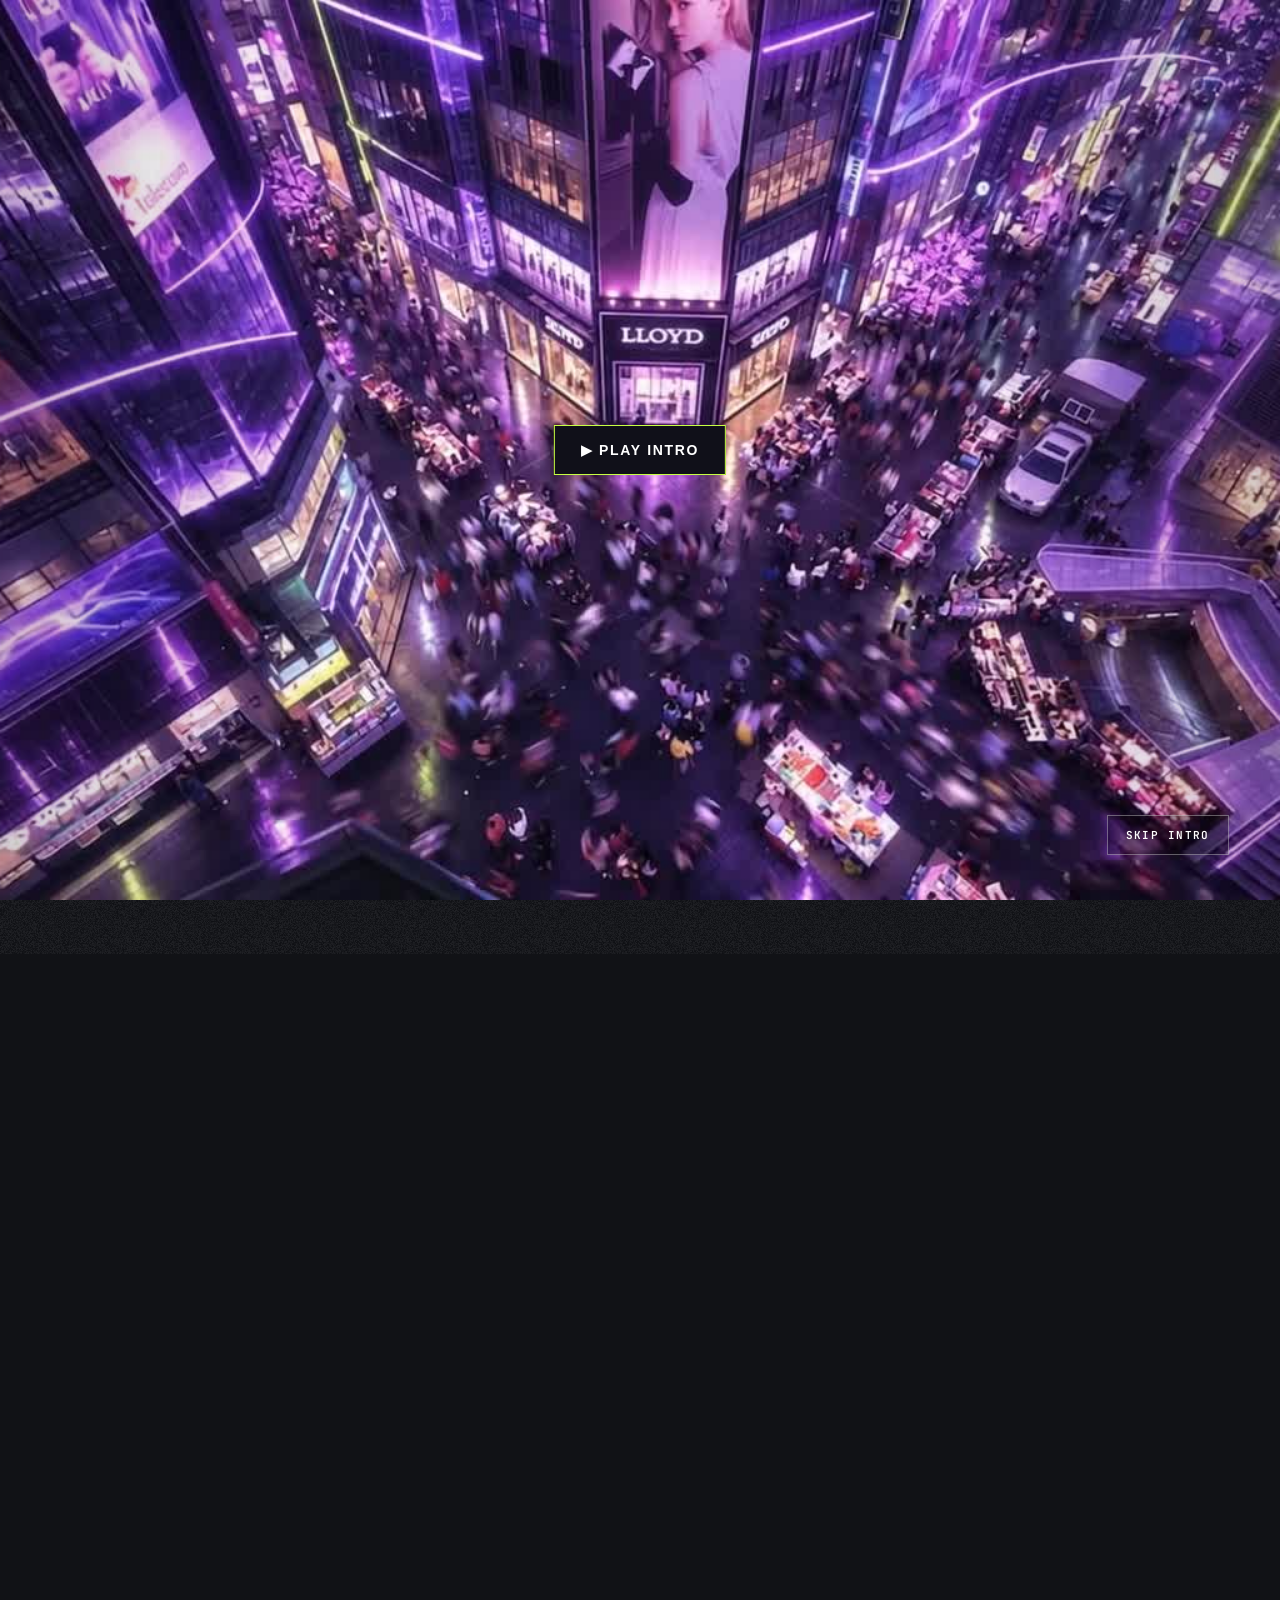
<file: index.html>
<!doctype html><html><head><meta charset=utf8><meta name=viewport content="width=device-width,initial-scale=1,viewport-fit=cover"><style>:root{color-scheme:light;box-sizing:border-box;padding-top:env(safe-area-inset-top,0px);padding-bottom:env(safe-area-inset-bottom,0px)}html{scroll-padding-top:env(safe-area-inset-top,0px)}body{margin:0;padding:0;font:14px -apple-system,BlinkMacSystemFont,sans-serif;background:#fff;color:#000}img{max-width:100%}[hidden]:not([hidden=until-found i]){display:none!important}</style><style id="cinematic-fixed-style">
#cinematicOverlay{position:fixed;inset:0;z-index:150;background:#050409;overflow:hidden;opacity:1;visibility:visible;transition:opacity 1.6s cubic-bezier(.22,.61,.36,1),visibility 0s 1.6s;isolation:isolate}
#cinematicOverlay.finished{opacity:0;visibility:hidden;pointer-events:none}
#cinematicOverlay video{position:absolute;inset:0;width:100%;height:100%;object-fit:cover;background:#050409}
#cinematicOverlay #cinemaB{opacity:0;transition:opacity .5s ease}
#cinematicOverlay .cinemaTint{position:absolute;inset:0;background:linear-gradient(90deg,rgba(0,0,0,.18),transparent 25%,transparent 75%,rgba(0,0,0,.18));pointer-events:none}
#cinematicOverlay .cinemaTitle{position:absolute;inset:0;display:grid;place-items:center;background:#080710;opacity:0;transition:opacity .75s ease;pointer-events:none}
#cinematicOverlay .cinemaTitle.show{opacity:1}
#cinematicOverlay .cinemaTitle h2{font-family:var(--f-display),sans-serif;font-size:clamp(36px,8.6vw,155px);font-weight:900;letter-spacing:-.07em;line-height:1;margin:0;white-space:nowrap;color:#fff;text-shadow:0 0 14px rgba(255,255,255,.2),0 0 40px rgba(173,152,239,.09);transform:translateY(25px) scale(.96);transition:transform 1.2s cubic-bezier(.2,.7,.2,1)}
#cinematicOverlay .cinemaTitle.show h2{transform:translateY(0) scale(1)}
#cinematicOverlay .cinemaSkip{position:absolute;right:4vw;bottom:5vh;z-index:3;background:rgba(0,0,0,.3);border:1px solid rgba(255,255,255,.35);color:white;font:600 11px var(--f-mono),monospace;letter-spacing:.13em;padding:12px 18px;cursor:pointer}
#cinematicOverlay .cinemaSkip:hover{border-color:var(--lime);color:var(--lime)}
body.cinemaLocked{overflow:hidden!important}
body.cinemaLocked #app,body.cinemaLocked main{visibility:hidden!important}
#cinematicOverlay video{transform:translateZ(0);backface-visibility:hidden}
@media(max-width:700px){#cinematicOverlay .cinemaTitle h2{font-size:9vw}}
@media(prefers-reduced-motion:reduce){#cinematicOverlay,#cinematicOverlay .cinemaTitle{transition-duration:.15s}}
</style><style id="xp-integration-style">
#play-experience{position:relative;min-height:110vh;background:#07060c;overflow:hidden;padding:clamp(85px,10vh,140px) 0 70px;color:#fff}
#play-experience .xp-heading{position:relative;z-index:1;margin-bottom:35px}
#play-experience .xp-heading>.mono{font-size:11px;letter-spacing:.18em;color:#c8ff54}
#play-experience .xp-heading-line{display:flex;align-items:end;justify-content:space-between;gap:28px;margin-top:22px}
#play-experience h2{font-family:var(--f-display),Arial,sans-serif;font-size:clamp(45px,8vw,140px);line-height:.86;letter-spacing:-.06em;font-weight:900;margin:0}
#play-experience h2 em{font-style:normal;color:#a98fff}
#play-experience .xp-heading-line p{font-size:clamp(12px,1.2vw,16px);line-height:1.9;color:#c5c0d1}
#play-experience .xp-stage{position:relative;height:clamp(430px,66vh,780px);margin:0 clamp(18px,4vw,70px);overflow:hidden;border:1px solid rgba(192,170,255,.24);background:#120f24}
#play-experience .xp-stage>img{position:absolute;width:100%;height:100%;object-fit:cover;transition:transform 1.3s cubic-bezier(.2,.8,.2,1),filter .7s;filter:saturate(.86) brightness(.72)}
#play-experience .xp-stage:hover>img{transform:scale(1.045);filter:saturate(1.03) brightness(.86)}
#play-experience .xp-scrim{position:absolute;inset:0;background:linear-gradient(90deg,rgba(3,3,12,.77) 0%,rgba(5,4,17,.28) 72%),linear-gradient(0deg,rgba(2,2,9,.8),transparent 50%)}
#play-experience .xp-over{position:absolute;inset:0;padding:clamp(24px,5vw,75px);display:flex;flex-direction:column;justify-content:center;align-items:flex-start}
#play-experience .xp-tag{color:#c7ff55;letter-spacing:.15em;font-size:10px}
#play-experience h3{font-family:var(--f-display),Arial,sans-serif;font-size:clamp(38px,6vw,100px);line-height:.99;letter-spacing:-.06em;margin:22px 0 14px;font-weight:900;text-shadow:0 5px 30px rgba(0,0,0,.3)}
#play-experience .xp-over>p{font-size:clamp(12px,1.2vw,17px);color:#ded8e9}
#play-experience .xp-start{display:inline-flex;align-items:center;gap:55px;margin-top:35px;border:1px solid #c7ff55;background:#c7ff55;color:#11120d;text-decoration:none;padding:20px 24px;font-family:var(--f-mono),monospace;font-size:12px;font-weight:800;letter-spacing:.12em;transition:background .25s,color .25s,transform .25s,box-shadow .25s;position:relative;z-index:5;cursor:pointer}
#play-experience .xp-start:hover{background:transparent;color:#c7ff55;transform:translateY(-3px);box-shadow:0 0 34px rgba(199,255,85,.2)}
#play-experience .xp-instruction{position:absolute;bottom:30px;left:clamp(24px,5vw,75px);color:#d0c6df;font-size:9px;letter-spacing:.12em}
#play-experience .xp-bottom{display:flex;justify-content:space-between;gap:16px;padding-top:22px;color:#9993a9;font-size:10px;letter-spacing:.08em}
@media(max-width:700px){#play-experience .xp-heading-line{display:block}#play-experience .xp-stage{height:68vh}#play-experience .xp-over{padding:25px}#play-experience .xp-bottom span:nth-child(2){display:none}#play-experience .xp-start{gap:20px;padding:17px}#play-experience h3{font-size:clamp(34px,8vw,60px)}}
</style></head><body>
<title>2030 MYEONGDONG</title>
<meta name="claude:viewport-fit-sides" content="cover">
<link rel="preconnect" href="https://fonts.googleapis.com">
<link rel="preconnect" href="https://fonts.gstatic.com" crossorigin>
<link rel="stylesheet" href="https://fonts.googleapis.com/css2?family=Unbounded:wght@300;500;800;900&family=Noto+Sans+KR:wght@300;400;500;700;900&family=JetBrains+Mono:wght@400;500&display=swap">
<style>
/* LAYOUT CONCEPT: cinematic full-screen scenes (sticky, scroll-scrubbed) x editorial 12-col grid, 64px margins at 1440 */
:root{
  --black:#111216;      /* primary ground */
  --ink:#08070d;        /* deeper than primary, for masks and wells */
  --gray:#303137;       /* panels */
  --white:#F5F5F6;      /* text */
  --purple:#7628F5;     /* interaction */
  --purple-hi:#9d5cff;  /* glow */
  --lime:#C5FF35;       /* accent: active state only */
  --line:rgba(245,245,246,.14);
  --mute:rgba(245,245,246,.62);
  --f-display:'Unbounded','Pretendard','Noto Sans KR','Arial Black',sans-serif;
  --f-body:'Pretendard','Noto Sans KR',-apple-system,'Apple SD Gothic Neo','Malgun Gothic',sans-serif;
  --f-mono:'JetBrains Mono',ui-monospace,'SFMono-Regular',Menlo,monospace;
  --gut:max(20px,env(safe-area-inset-left,0px));
  --mx:50vw;--my:50vh;
  color-scheme:dark;
}
*{box-sizing:border-box}
html{scroll-behavior:smooth;background:var(--black)}
body{background:var(--black);color:var(--white);font-family:var(--f-body);font-size:16px;line-height:1.6;margin:0;overflow-x:clip;-webkit-font-smoothing:antialiased;word-break:keep-all}
a{color:inherit;text-decoration:none}
button{font:inherit;color:inherit;background:none;border:0;cursor:pointer;padding:0}
:focus-visible{outline:2px solid var(--lime);outline-offset:3px}
section{position:relative}
.mono{font-family:var(--f-mono);font-size:11px;letter-spacing:.14em;text-transform:uppercase}
.pad{padding-left:max(20px,env(safe-area-inset-left,0px));padding-right:max(20px,env(safe-area-inset-right,0px))}
@media(min-width:900px){.pad{padding-left:max(64px,env(safe-area-inset-left,0px));padding-right:max(64px,env(safe-area-inset-right,0px))}}

/* ---------- cursor / spotlight / grain ---------- */
.spot{position:fixed;inset:0;z-index:90;pointer-events:none;mix-blend-mode:screen;background:radial-gradient(520px circle at var(--mx) var(--my),rgba(118,40,245,.26),rgba(118,40,245,.08) 45%,transparent 70%)}
.grain{position:fixed;inset:-6%;will-change:transform;z-index:91;pointer-events:none;opacity:.07}
@keyframes grain{0%{transform:translate(0,0)}20%{transform:translate(-2%,1%)}40%{transform:translate(1%,-2%)}60%{transform:translate(-1%,-1%)}80%{transform:translate(2%,2%)}100%{transform:translate(0,0)}}
.cur{position:fixed;left:0;top:0;z-index:99;pointer-events:none;display:none}
.has-cursor .cur{display:block}
.has-cursor,.has-cursor a,.has-cursor button{cursor:none}
.cur-dot,.cur-ring{position:fixed;left:0;top:0}
.cur-dot{width:6px;height:6px;margin:-3px 0 0 -3px;border-radius:50%;background:var(--white)}
.cur-ring{width:38px;height:38px;margin:-19px 0 0 -19px;border:1px solid rgba(245,245,246,.55);border-radius:50%;display:grid;place-items:center;transition:width .35s,height .35s,margin .35s,background .3s,border-color .3s}
.cur-ring span{font-family:var(--f-mono);font-size:9px;letter-spacing:.12em;color:var(--ink);opacity:0;transition:opacity .2s;white-space:nowrap;font-weight:500}
.cur-ring.hot{width:84px;height:84px;margin:-42px 0 0 -42px;background:var(--lime);border-color:var(--lime)}
.cur-ring.hot span{opacity:1}

/* ---------- loader ---------- */
.loader{position:fixed;inset:0;z-index:200;background:var(--ink);display:grid;place-items:center;transition:opacity .9s ease .1s,visibility 0s 1s}
.loader-in{width:min(420px,70vw);display:grid;gap:18px}
.loader-n{font-family:var(--f-display);font-weight:800;font-size:clamp(56px,12vw,120px);line-height:1;letter-spacing:-.04em}
.loader-n small{font-size:.28em;color:var(--lime);letter-spacing:0;margin-left:.2em}
.loader-bar{height:1px;background:var(--line);position:relative;overflow:hidden}
.loader-bar i{position:absolute;inset:0;background:linear-gradient(90deg,var(--purple),var(--lime));transform-origin:left;transform:scaleX(0)}
#introCv{position:absolute;inset:0;width:100%;height:100%;display:block}
.ready .loader{opacity:0;visibility:hidden}

/* ---------- nav ---------- */
.nav{position:fixed;top:0;left:0;right:0;z-index:80;display:flex;align-items:center;justify-content:space-between;gap:16px;padding-top:max(18px,env(safe-area-inset-top,0px));padding-bottom:16px;transition:background .4s,backdrop-filter .4s}
.nav.solid{background:linear-gradient(rgba(17,18,22,.82),rgba(17,18,22,.5));backdrop-filter:blur(14px);-webkit-backdrop-filter:blur(14px)}
.logo{font-family:var(--f-display);font-weight:800;font-size:13px;letter-spacing:.02em;white-space:nowrap}
.logo b{color:var(--lime);font-weight:800;margin:0 .15em}
.logo{display:block;line-height:0}
.logo img{display:block;height:44px;width:auto}
.menu{display:flex;gap:6px}
.menu a{position:relative;padding:8px 16px;border-radius:999px;display:flex;flex-direction:column;align-items:center;line-height:1.15;transition:background .3s,color .3s}
.menu a span{font-family:var(--f-mono);font-size:11px;letter-spacing:.16em}
.menu a i{font-style:normal;font-size:10px;color:var(--mute);margin-top:2px;transition:color .3s}
.menu a:hover{background:rgba(118,40,245,.35)}
.menu a.on{background:var(--purple)}
.menu a.on i{color:var(--white)}
.clock{text-align:right;color:var(--mute);line-height:1.5;white-space:nowrap}
.clock b{color:var(--lime);font-weight:500}
@media(max-width:760px){.menu a i{display:none}.menu a{padding:8px 11px}.clock{display:none}.logo img{height:34px}}

/* ---------- side rail ---------- */
.rail{position:fixed;right:max(18px,env(safe-area-inset-right,0px));top:50%;transform:translateY(-50%);z-index:70;display:grid;gap:14px;justify-items:end}
.rail a{display:flex;align-items:center;gap:10px;color:var(--mute);font-family:var(--f-mono);font-size:10px;letter-spacing:.14em}
.rail a em{font-style:normal;opacity:0;transform:translateX(8px);transition:.3s}
.rail a:hover em{opacity:1;transform:none}
.rail a s{display:block;width:6px;height:6px;border-radius:50%;background:rgba(245,245,246,.3);transition:.3s}
.rail a.on{color:var(--white)}
.rail a.on s{background:var(--lime);box-shadow:0 0 12px var(--lime);transform:scale(1.4)}
.progress{position:fixed;left:0;top:0;height:2px;width:100%;transform-origin:left;transform:scaleX(0);background:linear-gradient(90deg,var(--purple),var(--purple-hi) 70%,var(--lime));z-index:85}
@media(max-width:900px){.rail{display:none}}

/* ---------- buttons ---------- */
.btn{display:inline-flex;align-items:center;gap:12px;padding:15px 26px;border-radius:999px;background:var(--purple);color:var(--white);font-family:var(--f-mono);font-size:12px;letter-spacing:.14em;text-transform:uppercase;position:relative;overflow:hidden;transition:color .35s,box-shadow .35s,background .35s;box-shadow:0 0 0 rgba(118,40,245,0);will-change:transform}
.btn::before{content:"";position:absolute;inset:0;background:var(--lime);transform:translateY(101%);transition:transform .45s cubic-bezier(.2,.8,.2,1)}
.btn:hover{color:var(--ink);box-shadow:0 0 40px rgba(118,40,245,.7)}
.btn:hover::before{transform:none}
.btn>*{position:relative}
.btn.ghost{background:transparent;border:1px solid var(--line)}

/* ================= HERO ================= */
#hero{height:1220vh}
.hero-stick{position:sticky;top:0;height:100vh;overflow:hidden;isolation:isolate;background:var(--ink)}
.layer{position:absolute;inset:0}
.hero-city{background:var(--ink) url(assets/city.jpg) center/cover no-repeat;will-change:transform;z-index:1}
.hero-veil{z-index:2;background:linear-gradient(180deg,rgba(8,7,13,.5),rgba(8,7,13,0) 30%,rgba(8,7,13,0) 55%,rgba(8,7,13,.85)),radial-gradient(120% 90% at 50% 50%,transparent 55%,rgba(8,7,13,.7));opacity:1}
.hero-dim{z-index:2;background:var(--ink);opacity:0}
.hero-mask{z-index:4;background:#050309;mix-blend-mode:multiply;display:grid;place-items:center;overflow:visible}
.mask-text{font-family:var(--f-display);font-weight:900;font-size:min(23vw,58vh);line-height:1;letter-spacing:-.045em;color:#fff;white-space:nowrap;display:block;padding-right:.04em;will-change:transform}
.mc{display:inline-block;opacity:0;transform:translateY(.18em);filter:blur(14px);transition:opacity 1.1s ease,transform 1.3s cubic-bezier(.2,.8,.2,1),filter 1.1s ease}
.ready .mc{opacity:1;transform:none;filter:none}
.ready .mc:nth-child(2){transition-delay:.12s}.ready .mc:nth-child(3){transition-delay:.24s}.ready .mc:nth-child(4){transition-delay:.36s}
.hero-glow{z-index:5;mix-blend-mode:screen;background:radial-gradient(700px circle at calc(var(--mx) + 0px) calc(var(--my) + 0px),rgba(157,92,255,.28),transparent 60%),radial-gradient(60% 50% at 8% 100%,rgba(118,40,245,.45),transparent 70%),radial-gradient(40% 40% at 100% 85%,rgba(197,255,53,.22),transparent 70%);pointer-events:none}
#particles{position:absolute;inset:0;width:100%;height:100%;z-index:5;pointer-events:none}
.arcs{position:absolute;inset:0;width:100%;height:100%;z-index:5;pointer-events:none;will-change:transform}
.arcs path{fill:none;stroke-linecap:round;stroke-dasharray:1;stroke-dashoffset:1}
.hero-ui{position:absolute;inset:0;z-index:6;pointer-events:none;display:flex;flex-direction:column;justify-content:space-between;padding-top:92px;padding-bottom:max(30px,env(safe-area-inset-bottom,0px))}
.hero-top{display:flex;justify-content:space-between;gap:16px;color:var(--mute)}
.hero-top b{color:var(--white);font-weight:500}
.hero-bottom{display:flex;justify-content:space-between;align-items:flex-end;gap:24px}
.tagline h1{margin:0;font-family:var(--f-display);font-weight:500;font-size:clamp(14px,1.5vw,22px);letter-spacing:.08em}
.tagline p{margin:8px 0 0;color:var(--mute);font-size:clamp(13px,1.1vw,16px);max-width:34ch}
.cue{display:flex;flex-direction:column;align-items:center;gap:12px;color:var(--mute)}
.cue i{display:block;width:1px;height:64px;background:linear-gradient(var(--lime),transparent);transform-origin:top;animation:cue 2.2s cubic-bezier(.6,0,.2,1) infinite}
@keyframes cue{0%{transform:scaleY(0)}45%{transform:scaleY(1);opacity:1}100%{transform:scaleY(1);opacity:0}}
.hero-t2{position:absolute;z-index:6;left:0;right:0;bottom:0;padding-bottom:max(9vh,60px);opacity:0;pointer-events:none}
.hero-t2 .mono{color:var(--lime);display:block;margin-bottom:18px}
.hero-t2 h2{margin:0;font-weight:900;font-size:clamp(38px,7.2vw,112px);line-height:1.04;letter-spacing:-.03em}
.hero-t2 h2 em{font-style:normal;background:linear-gradient(90deg,#fff,var(--purple-hi) 60%,var(--lime));-webkit-background-clip:text;background-clip:text;color:transparent}
.hero-t2 p{margin:22px 0 0;max-width:42ch;font-size:clamp(14px,1.3vw,18px);color:rgba(245,245,246,.82)}
.hero-scrim{position:absolute;z-index:5;left:0;right:0;bottom:0;height:70%;background:linear-gradient(transparent,rgba(8,7,13,.88));opacity:0;pointer-events:none}
/* metro sequence (neon line -> subway -> screen doors -> enter) */
#metro{position:absolute;inset:0;width:100%;height:100%;z-index:5;pointer-events:none;display:block}
.hero-t3{position:absolute;z-index:6;left:0;right:0;top:0;padding-top:max(11vh,96px);opacity:0;pointer-events:none}
.hero-t3 .mono{color:var(--lime);display:block;margin-bottom:16px}
.hero-t3 h2{margin:0;font-weight:900;font-size:clamp(30px,4.6vw,76px);line-height:1.08;letter-spacing:-.03em}
.hero-t3 h2 em{font-style:normal;background:linear-gradient(90deg,#fff,var(--purple-hi) 60%,var(--lime));-webkit-background-clip:text;background-clip:text;color:transparent}
.hero-t3 p{margin:18px 0 0;max-width:36ch;font-size:clamp(14px,1.2vw,17px);color:rgba(245,245,246,.78)}

/* ================= INTRO ================= */
#intro{height:320vh;background:var(--black)}
.stick{position:sticky;top:0;height:100vh;overflow:hidden}
.amb{position:absolute;inset:-12%;background:var(--ink) url(assets/ambient.jpg) center/cover;opacity:.9;animation:drift 26s ease-in-out infinite alternate;will-change:transform}
@keyframes drift{0%{transform:scale(1.05) translate(-2%,1%) rotate(0deg)}100%{transform:scale(1.28) translate(3%,-3%) rotate(3deg)}}
.amb-b{position:absolute;inset:0;background:radial-gradient(50% 60% at 20% 30%,rgba(118,40,245,.34),transparent 70%),radial-gradient(40% 50% at 85% 80%,rgba(74,92,255,.25),transparent 70%);mix-blend-mode:screen;animation:breathe 9s ease-in-out infinite alternate}
@keyframes breathe{0%{opacity:.5;transform:translateX(-3%)}100%{opacity:1;transform:translateX(3%)}}
.intro-in{position:relative;height:100%;display:flex;flex-direction:column;justify-content:center;gap:5vh}
.intro-in .mono{color:var(--lime)}
.big{margin:0;font-family:var(--f-display);font-weight:800;font-size:clamp(34px,8.6vw,150px);line-height:.98;letter-spacing:-.05em;text-transform:uppercase}
.big .ln{display:block;overflow:hidden;padding-bottom:.06em}
.big .ln>span{display:block;transform:translateY(110%);transition:transform 1.1s cubic-bezier(.2,.8,.2,1)}
.big.in .ln>span{transform:none}
.big .ln:nth-child(2)>span{transition-delay:.12s}.big .ln:nth-child(3)>span{transition-delay:.24s}
.c{display:inline-block;color:color-mix(in srgb,var(--lime) calc(var(--p,0)*100%),var(--white));transform:translateY(calc(var(--p,0)*-.07em));text-shadow:0 0 calc(var(--p,0)*28px) rgba(197,255,53,.6)}
.intro-row{display:grid;grid-template-columns:1fr;gap:28px;align-items:end}
@media(min-width:900px){.intro-row{grid-template-columns:4fr 8fr}}
.intro-ko{font-weight:300;font-size:clamp(20px,2.2vw,32px);margin:0;color:var(--white)}
.reveal{margin:0;font-size:clamp(17px,1.9vw,28px);line-height:1.7;font-weight:500;max-width:34em}
.reveal .w{opacity:.14;transition:opacity .25s,color .25s}
.reveal .w.on{opacity:1}
.reveal .w.hl.on{color:var(--lime)}

/* marquee */
.marq{background:var(--black);overflow:hidden;padding:5vh 0;border-top:1px solid var(--line);border-bottom:1px solid var(--line);position:relative}
.marq-t{display:flex;white-space:nowrap;gap:3vw;font-family:var(--f-display);font-weight:900;font-size:clamp(44px,9vw,140px);letter-spacing:-.04em;line-height:1.05;will-change:transform}
.marq-t span{color:transparent;-webkit-text-stroke:1px rgba(245,245,246,.55);transition:color .4s}
.marq-t span:nth-child(3n){color:var(--white);-webkit-text-stroke:0}
.marq-t span:nth-child(3n+1){-webkit-text-stroke:1px var(--purple-hi)}
.marq-t span:hover{color:var(--purple);-webkit-text-stroke:0}

/* ================= WORLD STAGE ================= */
#world{height:900vh;background:var(--black)}
.stage{background:radial-gradient(70% 60% at 70% 45%,rgba(118,40,245,.18),transparent 70%),var(--black)}
#fluid{position:absolute;inset:0;width:100%;height:100%;display:block;z-index:3}
.no-gl #fluid{display:none}
.no-gl .stage::after{content:"";position:absolute;right:14%;top:22%;width:42vmin;height:42vmin;border-radius:50%;background:radial-gradient(circle at 35% 30%,#fff,var(--purple-hi) 25%,var(--purple) 55%,#1a0b52);filter:blur(2px);z-index:3}
.stage-grid{position:absolute;inset:0;z-index:1;background-image:linear-gradient(var(--line) 1px,transparent 1px),linear-gradient(90deg,var(--line) 1px,transparent 1px);background-size:80px 80px;opacity:.28;mask-image:radial-gradient(60% 60% at 60% 50%,#000,transparent 80%);-webkit-mask-image:radial-gradient(60% 60% at 60% 50%,#000,transparent 80%)}
.steps{position:absolute;z-index:5;left:0;top:0;bottom:0;display:flex;align-items:center;pointer-events:none;width:100%}
.steps-in{position:relative;width:min(540px,44vw);height:min(420px,60vh)}
@media(max-width:899px){.steps{align-items:flex-end;padding-bottom:9vh}.steps-in{width:100%;height:260px}}
.step{position:absolute;inset:0;display:flex;flex-direction:column;justify-content:center;gap:18px;opacity:0;transform:translateY(34px);filter:blur(10px);transition:opacity .8s,transform .9s cubic-bezier(.2,.8,.2,1),filter .8s}
@media(max-width:899px){.step{justify-content:flex-end}}
.step.on{opacity:1;transform:none;filter:none}
.step.past{transform:translateY(-34px)}
.step .mono{color:var(--lime)}
.step h3{margin:0;font-weight:900;font-size:clamp(32px,4.2vw,64px);line-height:1.1;letter-spacing:-.03em}
.step p{margin:0;color:rgba(245,245,246,.78);font-size:clamp(14px,1.2vw,18px);max-width:30em}
.bigtype{position:absolute;z-index:2;left:0;right:0;top:0;padding-top:max(13vh,88px);text-align:center;opacity:0;pointer-events:none}
.bigtype h3{margin:0;font-family:var(--f-display);font-weight:900;font-size:clamp(28px,5.6vw,100px);line-height:1;letter-spacing:-.05em;text-transform:uppercase}
.bigtype h3 span{display:block}
.bigtype h3 span:last-child{color:transparent;-webkit-text-stroke:1.5px var(--purple-hi)}
.conn-sub{position:absolute;z-index:5;left:0;right:0;bottom:0;padding-bottom:max(8vh,50px);text-align:center;opacity:0;pointer-events:none}
.conn-sub p{margin:10px auto 0;font-size:clamp(14px,1.4vw,20px);max-width:30em;padding:0 20px}
.links{position:absolute;inset:0;width:100%;height:100%;z-index:4;pointer-events:none;overflow:visible}
.links path{fill:none;stroke-linecap:round}
.chips{position:absolute;inset:0;z-index:6;pointer-events:none}
.chip{position:absolute;left:0;top:0;transform:translate(-50%,0);pointer-events:auto;text-align:center;opacity:0;display:grid;gap:3px;justify-items:center;padding:10px 18px;border-radius:999px;border:1px solid var(--line);background:rgba(17,18,22,.55);backdrop-filter:blur(10px);-webkit-backdrop-filter:blur(10px);transition:background .3s,border-color .3s}
.chip b{font-weight:700;font-size:14px}
.chip .mono{font-size:9px;color:var(--mute)}
.chip:hover{border-color:var(--lime);background:rgba(118,40,245,.5)}
.chip:hover .mono{color:var(--lime)}
.steps-rail{position:absolute;z-index:6;left:0;bottom:0;display:flex;gap:6px;padding-bottom:max(28px,env(safe-area-inset-bottom,0px));align-items:center}
.steps-rail i{display:block;width:34px;height:2px;background:rgba(245,245,246,.2);transition:background .4s,width .4s}
.steps-rail i.on{background:var(--lime);width:60px}
.steps-rail span{margin-left:10px;color:var(--mute)}
@media(max-width:899px){.steps-rail{display:none}}
.hint{position:absolute;z-index:6;right:0;top:0;padding-top:92px;color:var(--mute);text-align:right;transition:opacity .5s}
@media(max-width:899px){.hint{display:none}}

/* ================= EXPLORER ================= */
#explore{min-height:100vh;height:max(100vh,720px);background:var(--black);overflow:hidden;border-top:1px solid var(--line)}
.ex-bg{position:absolute;inset:0;background:radial-gradient(60% 70% at 50% 55%,rgba(118,40,245,.26),transparent 70%),radial-gradient(40% 40% at 50% 100%,rgba(74,92,255,.2),transparent 70%)}
#cityCv{position:absolute;inset:0;width:100%;height:100%;display:block;touch-action:pan-y}
.ex-head{position:absolute;z-index:5;left:0;top:0;padding-top:96px;pointer-events:none}
.ex-head{transition:opacity .6s}
.zoomed .ex-head{opacity:0}
.ex-head .mono{color:var(--lime)}
.ex-head h2{margin:14px 0 8px;font-family:var(--f-display);font-weight:800;font-size:clamp(28px,4.6vw,72px);line-height:1;letter-spacing:-.05em;text-transform:uppercase}
.ex-head p{margin:0;color:var(--mute);font-size:clamp(14px,1.2vw,18px)}
.ex-foot{position:absolute;z-index:5;left:0;right:0;bottom:0;padding-bottom:max(26px,env(safe-area-inset-bottom,0px));display:flex;justify-content:space-between;align-items:flex-end;gap:16px;pointer-events:none}
.ex-foot .mono{color:var(--mute)}
.tabs{display:flex;gap:8px;flex-wrap:wrap;pointer-events:auto}
.tab{padding:10px 16px;border-radius:999px;border:1px solid var(--line);background:rgba(17,18,22,.6);backdrop-filter:blur(8px);-webkit-backdrop-filter:blur(8px);font-size:13px;display:flex;gap:8px;align-items:center;transition:.3s}
.tab em{font-style:normal;font-family:var(--f-mono);font-size:10px;color:var(--mute)}
.tab:hover{border-color:var(--purple-hi)}
.tab.on{background:var(--lime);color:var(--ink);border-color:var(--lime)}
.tab.on em{color:var(--ink)}
.hot-wrap{position:absolute;inset:0;z-index:4;pointer-events:none}
.hs{position:absolute;left:0;top:0;pointer-events:none;transition:opacity .5s}
.hs button{pointer-events:auto;position:absolute;left:-26px;top:-26px;width:52px;height:52px;border-radius:50%;display:grid;place-items:center}
.hs button::before,.hs button::after{content:"";position:absolute;inset:14px;border-radius:50%;border:1px solid var(--purple-hi);animation:ping 2.4s ease-out infinite}
.hs button::after{animation-delay:1.2s}
@keyframes ping{0%{transform:scale(.6);opacity:.9}100%{transform:scale(2.4);opacity:0}}
.hs button i{width:12px;height:12px;border-radius:50%;background:var(--purple-hi);box-shadow:0 0 18px var(--purple-hi);transition:.3s}
.hs .tag{position:absolute;left:0;bottom:30px;transform:translateX(-50%);white-space:nowrap;display:grid;justify-items:center;gap:2px;padding:8px 14px;border-radius:10px;background:rgba(17,18,22,.72);border:1px solid var(--line);backdrop-filter:blur(8px);-webkit-backdrop-filter:blur(8px);transition:.3s}
.hs .tag b{font-size:14px}
.hs .tag .mono{font-size:9px;color:var(--mute)}
.hs::after{content:"";position:absolute;left:0;bottom:6px;width:1px;height:26px;background:linear-gradient(var(--purple-hi),transparent);transform:translateY(0)}
.hs.hover button i,.hs.act button i{background:var(--lime);box-shadow:0 0 22px var(--lime)}
.hs.hover button::before,.hs.hover button::after,.hs.act button::before,.hs.act button::after{border-color:var(--lime)}
.hs.hover .tag,.hs.act .tag{border-color:var(--lime);background:rgba(118,40,245,.55)}
.hs.hover .tag .mono,.hs.act .tag .mono{color:var(--lime)}
.hs.dim{opacity:.18}
.zcard{position:absolute;z-index:7;right:max(20px,env(safe-area-inset-right,0px));top:50%;transform:translate(40px,-50%);width:min(400px,calc(100vw - 40px));padding:30px;border-radius:22px;background:linear-gradient(160deg,rgba(48,49,55,.78),rgba(17,18,22,.86));border:1px solid rgba(197,255,53,.4);backdrop-filter:blur(18px);-webkit-backdrop-filter:blur(18px);opacity:0;pointer-events:none;transition:opacity .6s,transform .8s cubic-bezier(.2,.8,.2,1);box-shadow:0 30px 120px rgba(118,40,245,.45)}
.zcard.open{opacity:1;transform:translate(0,-50%);pointer-events:auto}
@media(min-width:900px){.zcard{right:64px}}
.zcard .mono{color:var(--lime)}
.zcard h3{margin:10px 0 2px;font-weight:900;font-size:clamp(28px,3vw,40px);letter-spacing:-.03em;line-height:1.15}
.zc-en{font-family:var(--f-display);font-weight:500;font-size:11px;letter-spacing:.1em;color:var(--purple-hi);margin:0 0 16px}
.zcard p{margin:0 0 14px;color:rgba(245,245,246,.82);font-size:15px}
.zc-prod{padding:16px;border-radius:14px;background:rgba(8,7,13,.6);border:1px solid var(--line);margin:18px 0 22px}
.zc-prod .mono{font-size:10px;color:var(--mute)}
.zc-prod b{display:block;font-family:var(--f-display);font-weight:800;font-size:20px;margin:6px 0 4px;letter-spacing:-.02em}
.zc-prod p{margin:0;font-size:13px;color:var(--mute)}
.zc-act{display:flex;gap:10px;flex-wrap:wrap}
.zc-act .btn{padding:13px 20px;font-size:11px}
@media(max-width:760px){.hs .tag{padding:5px 9px}.hs .tag b{font-size:12px}.hs .tag .mono{display:none}}
@media(max-width:899px){.zcard{top:auto;bottom:84px;transform:translate(0,30px);padding:22px}.zcard.open{transform:none}.zcard p{font-size:14px}.zc-prod{margin:12px 0 16px;padding:12px}.ex-foot .mono{display:none}}
.toast{position:fixed;left:50%;bottom:max(32px,env(safe-area-inset-bottom,0px));transform:translate(-50%,30px);z-index:120;padding:14px 22px;border-radius:999px;background:var(--gray);border:1px solid var(--lime);font-size:14px;opacity:0;pointer-events:none;transition:.5s cubic-bezier(.2,.8,.2,1);max-width:calc(100vw - 40px)}
.toast.show{opacity:1;transform:translate(-50%,0)}

/* ================= ABOUT ================= */
#about{background:var(--black);padding-top:18vh;padding-bottom:14vh;overflow:hidden}
#about .amb{opacity:.35;inset:-20%}
.ab{position:relative}
.ab-head{display:grid;gap:24px;margin-bottom:9vh}
@media(min-width:900px){.ab-head{grid-template-columns:5fr 7fr;align-items:end}}
.ab-head .mono{color:var(--lime)}
.ab-head h2{margin:12px 0 0;font-family:var(--f-display);font-weight:800;font-size:clamp(30px,5vw,80px);line-height:1;letter-spacing:-.05em;text-transform:uppercase}
.ab-head p{margin:0;font-size:clamp(16px,1.6vw,22px);color:rgba(245,245,246,.82);max-width:30em}
.kw{display:grid;gap:16px}
@media(min-width:900px){.kw{grid-template-columns:repeat(3,1fr);gap:20px}}
.kcard{--cx:50%;--cy:50%;position:relative;padding:34px 30px 38px;border-radius:24px;background:rgba(48,49,55,.34);border:1px solid var(--line);overflow:hidden;min-height:330px;display:flex;flex-direction:column;justify-content:space-between;gap:40px;transition:transform .5s cubic-bezier(.2,.8,.2,1),border-color .4s}
.kcard::before{content:"";position:absolute;inset:0;background:radial-gradient(380px circle at var(--cx) var(--cy),rgba(118,40,245,.55),transparent 65%);opacity:0;transition:opacity .4s}
.kcard::after{content:"";position:absolute;inset:0;border-radius:inherit;padding:1px;background:radial-gradient(260px circle at var(--cx) var(--cy),var(--lime),transparent 60%);-webkit-mask:linear-gradient(#000 0 0) content-box,linear-gradient(#000 0 0);-webkit-mask-composite:xor;mask-composite:exclude;opacity:0;transition:opacity .4s}
.kcard:hover{transform:translateY(-6px)}
.kcard:hover::before,.kcard:hover::after{opacity:1}
.kcard>*{position:relative}
.kcard .mono{color:var(--mute)}
.kcard h3{margin:0;font-family:var(--f-display);font-weight:800;font-size:clamp(22px,2.2vw,32px);letter-spacing:-.04em}
.kcard h4{margin:6px 0 0;font-weight:700;font-size:18px;color:var(--lime)}
.kcard p{margin:14px 0 0;font-size:15px;color:rgba(245,245,246,.78)}
.flow{margin-top:12vh;display:grid;gap:0;border-top:1px solid var(--line)}
@media(min-width:900px){.flow{grid-template-columns:repeat(5,1fr)}}
.fl{padding:26px 20px 26px 0;border-bottom:1px solid var(--line);display:flex;flex-direction:column;gap:6px;position:relative;transition:background .4s}
@media(min-width:900px){.fl{border-bottom:0;border-right:1px solid var(--line);padding:30px 22px}.fl:last-child{border-right:0}}
.fl .mono{color:var(--mute)}
.fl b{font-family:var(--f-display);font-weight:800;font-size:clamp(15px,1.5vw,22px);letter-spacing:-.03em}
.fl span{font-size:14px;color:rgba(245,245,246,.7)}
.fl:hover{background:linear-gradient(180deg,rgba(118,40,245,.28),transparent)}
.fl:hover .mono{color:var(--lime)}
.pal{margin-top:12vh;display:grid;gap:14px}
@media(min-width:900px){.pal{grid-template-columns:3fr 3fr 3fr 3fr 4fr}}
.sw{height:clamp(120px,16vw,210px);border-radius:18px;padding:16px;display:flex;flex-direction:column;justify-content:flex-end;position:relative;overflow:hidden;border:1px solid var(--line);transition:transform .5s cubic-bezier(.2,.8,.2,1);text-align:left}
.sw:hover{transform:translateY(-8px) scale(1.02)}
.sw b{font-size:14px}
.sw .mono{font-size:10px;opacity:.85}
.sw.dark{color:var(--white)}.sw.light{color:var(--ink)}
.sw.grad{background:linear-gradient(135deg,var(--purple),#3a1fa8 55%,var(--lime));color:var(--white)}

/* ================= OUTRO ================= */
#outro{height:130vh;background:var(--black)}
#outro .stick{display:grid;place-items:center;text-align:center}
.out-in{position:relative;display:grid;gap:34px;justify-items:center}
.out-in .mono{color:var(--lime)}
.out-h{margin:0;font-family:var(--f-display);font-weight:900;font-size:clamp(36px,9.4vw,168px);line-height:.98;letter-spacing:-.055em;text-transform:uppercase;background:linear-gradient(100deg,var(--white) 0%,var(--purple-hi) 35%,var(--lime) 50%,var(--purple-hi) 65%,var(--white) 100%);background-size:250% 100%;-webkit-background-clip:text;background-clip:text;color:transparent;animation:sheen 7s linear infinite}
@keyframes sheen{0%{background-position:100% 0}100%{background-position:-150% 0}}
.out-in p{margin:0;font-size:clamp(15px,1.5vw,20px);color:rgba(245,245,246,.8);max-width:28em}
.foot{position:absolute;left:0;right:0;bottom:0;padding-bottom:max(24px,env(safe-area-inset-bottom,0px));display:flex;justify-content:space-between;gap:16px;flex-wrap:wrap;color:var(--mute)}

/* reduced motion */
@media(prefers-reduced-motion:reduce){
  .grain,.amb,.amb-b,.cue i,.out-h,.hs button::before,.hs button::after{animation:none}
  html{scroll-behavior:auto}
}
</style>

<div class="progress" id="progress"></div>
<div class="spot" aria-hidden="true"></div>
<div class="grain" aria-hidden="true"></div>
<div class="cur" id="cur" aria-hidden="true"><div class="cur-dot" id="curDot"></div><div class="cur-ring" id="curRing"><span id="curTxt"></span></div></div>

<div id="cinematicOverlay" aria-label="2030 명동 시네마틱 오프닝">
<video id="cinemaA" poster="assets/intro_001_poster.jpg" src="assets/intro_001.mp4" preload="auto" muted playsinline></video>
<video id="cinemaB" poster="assets/intro_002_poster.jpg" src="assets/intro_002.mp4" preload="metadata" muted playsinline></video>
<div class="cinemaTint"></div><div class="cinemaTitle" id="cinemaTitle"><h2>MYEONGDONG</h2></div>
<button class="cinemaSkip" id="cinemaSkip" type="button">SKIP INTRO</button>
</div>
<div class="loader" id="loader" aria-hidden="true"><canvas id="introCv"></canvas></div>

<header class="nav pad" id="nav">
  <a class="logo" href="#intro" data-go="intro" data-cursor="FUTURE" aria-label="2030 MYEONGDONG — 프롤로그로 이동"><img src="assets/logo.png" alt="2030 MYEONGDONG"></a>
  <nav class="menu" aria-label="주요 메뉴">
    <a href="#world" data-go="world" data-cursor="WORLD"><span>WORLD</span><i>세계관</i></a>
    <a href="#explore" data-go="explore" data-cursor="EXPLORE"><span>EXPLORE</span><i>탐험</i></a>
    <a href="#about" data-go="about" data-cursor="ABOUT"><span>ABOUT</span><i>소개</i></a>
  </nav>
  <div class="clock mono"><span>SEOUL <b id="clock">--:--:--</b> KST</span><br><span>37.5636°N 126.9822°E</span></div>
</header>

<nav class="rail" id="rail" aria-label="섹션 이동">
  <a href="#hero" data-go="hero"><em>ENTER · 진입</em><s></s></a>
  <a href="#intro" data-go="intro"><em>FUTURE · 프롤로그</em><s></s></a>
  <a href="#world" data-go="world"><em>WORLD · 세계관</em><s></s></a>
  <a href="#explore" data-go="explore"><em>EXPLORE · 탐험</em><s></s></a>
  <a href="#about" data-go="about"><em>ABOUT · 소개</em><s></s></a>
</nav>

<main>
<!-- ============ 01 HERO ============ -->
<section id="hero" aria-label="2030 MYEONGDONG 히어로">
  <div class="hero-stick" id="heroStick">
    <div class="layer hero-city" id="heroCity"></div>
    <div class="layer hero-veil"></div>
    <div class="layer hero-dim" id="heroDim"></div>
    <div class="layer hero-mask" id="heroMask" aria-hidden="true"><span class="mask-text" id="maskText"><span class="mc">2</span><span class="mc">0</span><span class="mc">3</span><span class="mc">0</span></span></div>
    <div class="layer hero-glow" id="heroGlow"></div>
    <svg class="arcs" id="arcs" viewBox="0 0 1440 900" preserveAspectRatio="xMidYMid slice" aria-hidden="true">
      <path id="a1" pathLength="1" d="M-60 760 C 260 560, 620 860, 1010 610 S 1380 420, 1520 470" stroke="#9d5cff" stroke-width="2.5" style="filter:drop-shadow(0 0 8px #7628F5)"/>
      <path id="a2" pathLength="1" d="M-40 860 C 340 720, 560 560, 900 700 S 1300 800, 1500 640" stroke="#7628F5" stroke-width="1.5"/>
      <path id="a3" pathLength="1" d="M900 920 C 1040 760, 1200 700, 1500 560" stroke="#C5FF35" stroke-width="2" style="filter:drop-shadow(0 0 10px #C5FF35)"/>
    </svg>
    <canvas id="particles"></canvas>
    <canvas id="metro" aria-hidden="true"></canvas>
    <div class="hero-scrim" id="heroScrim"></div>
    <div class="hero-ui pad" id="heroUi">
      <div class="hero-top mono"><span>WEB EXPERIENCE <b>V1.0</b></span><span>CINEMATIC · IMMERSIVE · INTERACTIVE</span></div>
      <div class="hero-bottom">
        <div class="tagline">
          <h1>A CITY THAT RESPONDS.</h1>
          <p>빛이 도시를 드러내고, 당신의 움직임이 미래 명동을 깨웁니다.</p>
        </div>
        <div class="cue mono"><span>SCROLL TO ENTER</span><i></i><span>스크롤하여 입장</span></div>
      </div>
    </div>
    <div class="hero-t2 pad" id="heroT2">
      <span class="mono">ENTER MYEONGDONG · 명동 진입</span>
      <h2>명동에<br><em>진입합니다.</em></h2>
      <p>빛의 선을 따라 2030년의 명동으로 향합니다. 스크롤을 내려 계속 이동하세요.</p>
    </div>
    <div class="hero-t3 pad" id="heroT3">
      <span class="mono">ARRIVAL · 424 MYEONGDONG</span>
      <h2>도시가 당신을<br><em>알아봅니다.</em></h2>
    </div>
  </div>
</section>

<!-- ============ 02 INTRO ============ -->
<section id="intro" aria-label="프롤로그">
  <div class="stick">
    <div class="amb"></div><div class="amb-b"></div>
    <div class="intro-in pad">
      <span class="mono">PROLOGUE · 프롤로그</span>
      <h2 class="big" id="introTitle" aria-label="THE FUTURE IS ALREADY HERE."><span class="ln"><span data-chars>THE FUTURE</span></span><span class="ln"><span data-chars>IS ALREADY</span></span><span class="ln"><span data-chars>HERE.</span></span></h2>
      <div class="intro-row">
        <p class="intro-ko">미래는 멀리 있지 않습니다.</p>
        <p class="reveal" id="reveal">2030년의 명동은 AI가 일상에 스며든 도시입니다. 간판은 사람을 알아보고, 골목은 걸음에 맞춰 빛나며, 거리는 당신이 어디로 향하는지 먼저 압니다. 보이지 않는 기술이 가장 사람다운 방식으로 도시를 움직입니다.</p>
      </div>
    </div>
  </div>
</section>

<div class="marq" aria-hidden="true"><div class="marq-t" id="marq"></div></div>

<!-- ============ 03-04 WORLD ============ -->
<section id="world" aria-label="세계관">
  <div class="stick stage" id="stage">
    <div class="stage-grid"></div>
    <div class="bigtype" id="bigtype"><h3><span>Three places.</span><span>One city.</span></h3></div>
    <canvas id="fluid" aria-label="마우스에 반응하는 3D 유체 조형"></canvas>
    <svg class="links" id="links" aria-hidden="true">
      <path id="l0" stroke="#7628F5" stroke-width="2.5"/><path id="l1" stroke="#7628F5" stroke-width="2.5"/><path id="l2" stroke="#7628F5" stroke-width="2.5"/>
      <path id="g0" stroke="#9d5cff" stroke-width="9" opacity=".25"/><path id="g1" stroke="#9d5cff" stroke-width="9" opacity=".25"/><path id="g2" stroke="#9d5cff" stroke-width="9" opacity=".25"/>
      <circle id="d0" r="4" fill="#C5FF35"/><circle id="d1" r="4" fill="#C5FF35"/><circle id="d2" r="4" fill="#C5FF35"/>
    </svg>
    <div class="chips" id="chips">
      <button class="chip" data-z="0" data-cursor="ENTER"><b>포장마차 거리</b><span class="mono">STREET FOOD</span></button>
      <button class="chip" data-z="2" data-cursor="ENTER"><b>교차로</b><span class="mono">CROSSROAD</span></button>
      <button class="chip" data-z="1" data-cursor="ENTER"><b>쇼핑몰 거리</b><span class="mono">SHOPPING</span></button>
    </div>
    <div class="steps pad">
      <div class="steps-in">
        <article class="step" data-i="0"><span class="mono">01 / 03 · SENSE · 감지</span><h3>도시는<br>먼저 알아챕니다.</h3><p>걸음의 속도, 머무는 시간, 시선이 향하는 곳. 보이지 않는 센서가 거리의 흐름을 조용히 읽습니다.</p></article>
        <article class="step" data-i="1"><span class="mono">02 / 03 · UNDERSTAND · 이해</span><h3>맥락을<br>이해합니다.</h3><p>사람이 몰리는 골목과 한적한 모퉁이, 비 오는 저녁과 축제의 밤. AI가 명동의 리듬을 배우고 기억합니다.</p></article>
        <article class="step" data-i="2"><span class="mono">03 / 03 · RESPOND · 반응</span><h3>그리고,<br>반응합니다.</h3><p>조명이 길을 열고, 거리가 먼저 추천하고, 간판이 인사를 건넵니다. 기술은 사라지고 경험만 남습니다.</p></article>
      </div>
    </div>
    <div class="conn-sub" id="connSub"><span class="mono" style="color:var(--lime)">CONNECT · 연결</span><p>서로 다른 세 공간이 하나의 도시 경험으로 연결됩니다.</p></div>
    <div class="steps-rail pad" id="stepsRail"><i></i><i></i><i></i><i></i><span class="mono" id="stepsLbl">SENSE · 감지</span></div>
    <div class="hint pad mono" id="hint">마우스로 조형을 돌려보세요 · 클릭하면 파동이 퍼집니다</div>
  </div>
</section>

<!-- ============ 05 EXPLORE ============ -->
<section id="explore" aria-label="도시 탐험">
  <div class="ex-bg"></div>
  <canvas id="cityCv" aria-label="인터랙티브 명동 조감도"></canvas>
  <div class="ex-head pad">
    <span class="mono">SECTION 05 · CITY EXPLORER</span>
    <h2>Explore<br>Myeongdong.</h2>
    <p>도시 속 새로운 경험을 발견하세요.</p>
  </div>
  <div class="hot-wrap" id="hotWrap"></div>
  <aside class="zcard" id="zcard" aria-live="polite"></aside>
  <div class="ex-foot pad">
    <div class="tabs" id="tabs"></div>
    <span class="mono" id="exHint">HOVER TO ILLUMINATE · CLICK TO ENTER<br>마우스를 올려 빛을 깨우고, 클릭해 들어가세요</span>
  </div>
</section>


<!-- ============ 06 PLAYABLE CITY EXPERIENCE ============ -->
<section id="play-experience" aria-label="2030 명동 1인칭 탐험 시작">
  <div class="xp-heading pad"><span class="mono">SECTION 06 · INTERACTIVE CITY EXPERIENCE</span><div class="xp-heading-line"><h2>STEP INTO<br><em>THE CITY.</em></h2><p>지도에서 발견한 미래 명동을<br>이제 직접 걸으며 경험하세요.</p></div></div>
  <div class="xp-stage"><img src="assets/game-preview.webp" alt="보랏빛 조명으로 빛나는 미래 명동 지하철 출구 계단" loading="lazy" decoding="async"><div class="xp-scrim"></div><div class="xp-over"><span class="mono xp-tag">SEOUL / 2030 — FIRST PERSON EXPERIENCE</span><h3>THE FUTURE<br>IS ALREADY HERE.</h3><p>명동역 출구에서 시작하는 당신의 여정</p><a class="xp-start" href="game.html" id="xpStart" aria-label="2030 명동 3D 탐험 시작"><span>START EXPLORING</span><span aria-hidden="true">↗</span></a><span class="mono xp-instruction">SCROLL TO DISCOVER · CLICK TO BEGIN</span></div></div>
  <div class="xp-bottom pad mono"><span>01 / SUBWAY EXIT</span><span>WASD — MOVE · MOUSE — LOOK</span><span>2030 MYEONGDONG</span></div>
</section>
<!-- ============ ABOUT ============ -->
<section id="about" aria-label="소개">
  <div class="amb"></div>
  <div class="ab pad">
    <div class="ab-head">
      <div><span class="mono">ABOUT · 프로젝트 소개</span><h2>A city<br>that responds.</h2></div>
      <p>2030 MYEONGDONG은 미래 도시를 보여주는 데서 끝나지 않습니다. 직접 걸어 들어가고, 기술과 공간이 바뀌는 순간을 겪으며, 사람과 도시가 연결되는 새로운 방식을 발견하는 인터랙티브 웹 경험입니다.</p>
    </div>
    <div class="kw" id="kw">
      <article class="kcard"><span class="mono">KEYWORD 01</span><div><h3>FUTURISTIC</h3><h4>미래지향적</h4><p>AI가 일상이 된 2030년의 도시를 정제된 시각 언어로 그립니다. 블랙 위로 번지는 퍼플 조명과 선명한 라임 신호.</p></div></article>
      <article class="kcard"><span class="mono">KEYWORD 02</span><div><h3>IMMERSIVE</h3><h4>몰입감 있는</h4><p>풀스크린 도시와 공간감 있는 3D, 스크롤로 이어지는 장면 전환. 화면을 보는 게 아니라 도시 안으로 걸어 들어갑니다.</p></div></article>
      <article class="kcard"><span class="mono">KEYWORD 03</span><div><h3>RESPONSIVE</h3><h4>반응하는</h4><p>스크롤, 마우스 이동, 클릭에 따라 글자와 빛, 조형이 응답합니다. 당신이 움직이는 만큼 도시가 깨어납니다.</p></div></article>
    </div>
    <div class="flow">
      <div class="fl"><span class="mono">STEP 01</span><b>ENTER</b><span>진입 · 글자 속으로 입장</span></div>
      <div class="fl"><span class="mono">STEP 02</span><b>UNDERSTAND</b><span>이해 · 세계관을 읽다</span></div>
      <div class="fl"><span class="mono">STEP 03</span><b>INTERACT</b><span>상호작용 · 조형을 움직이다</span></div>
      <div class="fl"><span class="mono">STEP 04</span><b>CONNECT</b><span>연결 · 세 공간이 이어지다</span></div>
      <div class="fl"><span class="mono">STEP 05</span><b>EXPLORE</b><span>탐험 · 장소를 발견하다</span></div>
    </div>
    <div class="pal" id="pal">
      <button class="sw dark" style="background:#111216" data-hex="#111216"><b>BLACK</b><span class="mono">#111216 · 도시의 밤</span></button>
      <button class="sw dark" style="background:#303137" data-hex="#303137"><b>DARK GRAY</b><span class="mono">#303137 · 깊이</span></button>
      <button class="sw dark" style="background:#7628F5" data-hex="#7628F5"><b>PURPLE</b><span class="mono">#7628F5 · 빛과 연결</span></button>
      <button class="sw light" style="background:#C5FF35" data-hex="#C5FF35"><b>LIME</b><span class="mono">#C5FF35 · 지금, 여기</span></button>
      <button class="sw grad" data-hex="GRADIENT"><b>GLOW</b><span class="mono">PURPLE → BLUE → LIME</span></button>
    </div>
  </div>
</section>

<!-- ============ OUTRO ============ -->
<section id="outro" aria-label="마무리">
  <div class="stick">
    <div class="amb" style="opacity:.55"></div><div class="amb-b"></div>
    <div class="out-in pad">
      <span class="mono">2030 · MYEONGDONG · SEOUL</span>
      <h2 class="out-h">The city<br>comes alive.</h2>
      <p>기술이 일상이 된 도시, 사람과 공간이 서로 반응하는 새로운 명동.</p>
      <a class="btn" href="#explore" data-go="explore" data-mag data-cursor="GO"><span>도시 탐험하기</span><span>→</span></a>
    </div>
    <div class="foot pad mono"><span>2030 MYEONGDONG · WEB DESIGN GUIDE V1.0</span><span>MCU AI · A CITY THAT RESPONDS.</span><a href="#hero" data-go="hero" data-cursor="TOP">↑ 처음으로 BACK TO TOP</a></div>
  </div>
</section>
</main>
<div class="toast" id="toast" role="status"></div>

<script>window.__introFilmActive=true;</script>
<script>
(()=>{
'use strict';
/* ============ helpers ============ */
const $=(s,r=document)=>r.querySelector(s), $$=(s,r=document)=>[...r.querySelectorAll(s)];
const clamp=(v,a=0,b=1)=>Math.min(b,Math.max(a,v));
const lerp=(a,b,t)=>a+(b-a)*t;
const sm=(a,b,v)=>{const t=clamp((v-a)/(b-a));return t*t*(3-2*t)};
const RM=matchMedia('(prefers-reduced-motion: reduce)').matches;
const FINE=matchMedia('(hover:hover) and (pointer:fine)').matches;
const root=document.documentElement;
const safe=(fn,name)=>{try{return fn()}catch(e){console.warn('[2030MD] '+(name||'module'),e)}};
let VW=innerWidth,VH=innerHeight;
const M={x:VW/2,y:VH/2,sx:VW/2,sy:VH/2,nx:0,ny:0,down:false,moved:false};
let sy=scrollY;

/* ============ content data (edit here) ============ */
// TODO: 팀원 제품명/설명/링크를 실제 값으로 교체하세요.
const ZONES=[
 {id:'street',no:'01',ko:'포장마차 거리',en:'STREET FOOD ZONE',gi:[3,11],
  desc:'퍼플 조명 아래 줄지어 선 포장마차. 오래된 명동의 밤 풍경에 AI가 더해져, 줄의 길이와 메뉴를 먼저 읽고 알려줍니다.',
  prod:{name:'BRIDGE',line:'사람과 거리를 잇는 첫 번째 연결 제품'},href:'bridge/index.html'},
 {id:'shopping',no:'02',ko:'쇼핑몰 거리',en:'SHOPPING ZONE',gi:[11,3],
  desc:'유리 파사드가 빛나는 쇼핑 거리. 걸음이 멈춘 쇼윈도 앞에서 도시가 취향을 읽고 다음 장면을 제안합니다.',
  prod:{name:'스마트 바구니 디스플레이',line:'바구니 입구에 걸어 쓰는 탈부착 안내 디스플레이'},href:'smart-basket/index.html'},
 {id:'crossroad',no:'03',ko:'교차로',en:'CROSSROAD ZONE',gi:[11,11],
  desc:'세 갈래 길이 만나는 명동의 중심. 모든 동선이 교차하는 자리에서 도시의 빛이 방향을 안내합니다.',
  prod:{name:'EMERGENCY PATH SYSTEM',line:'긴급 상황에서 통행로를 확보하는 AI 기반 가변형 안전 장치'},href:'product-crossroad.html'}
];

/* ============ layout cache ============ */
const L={};
const secs=['hero','intro','world','explore','about','outro'];
function measure(){
  VW=innerWidth;VH=innerHeight;
  secs.forEach(id=>{const e=$('#'+id);const r=e.getBoundingClientRect();L[id]={el:e,top:r.top+scrollY,h:r.height}});
  safe(measureHero,'measureHero');safe(measureIntro,'measureIntro');
}
const prog=id=>{const l=L[id];return clamp((sy-l.top)/(l.h-VH))};
const near=(id,m=0.5)=>{const l=L[id];return sy>l.top-VH*(1+m)&&sy<l.top+l.h+VH*m};

/* film grain tile (pre-rendered once, cheap to composite) */
safe(()=>{const c=document.createElement('canvas');c.width=c.height=140;const x=c.getContext('2d');const im=x.createImageData(140,140);for(let i=0;i<im.data.length;i+=4){const v=Math.random()*255;im.data[i]=im.data[i+1]=im.data[i+2]=v;im.data[i+3]=255}x.putImageData(im,0,0);$('.grain').style.backgroundImage=`url(${c.toDataURL('image/png')})`},'grain');
/* ============ pointer ============ */
addEventListener('pointermove',e=>{M.x=e.clientX;M.y=e.clientY;M.moved=true;M.nx=e.clientX/VW*2-1;M.ny=e.clientY/VH*2-1},{passive:true});
addEventListener('pointerdown',e=>{M.x=e.clientX;M.y=e.clientY;M.down=true;safe(()=>fluidPulse(e),'pulse')},{passive:true});
addEventListener('pointerup',()=>{M.down=false;0},{passive:true});
const spotEl=$('.spot');
const cur=$('#cur'),dot=$('#curDot'),ring=$('#curRing'),curTxt=$('#curTxt');
if(FINE&&!RM){root.classList.add('has-cursor')}
else if(FINE){root.classList.add('has-cursor')}
document.addEventListener('pointerover',e=>{
  const t=e.target.closest&&e.target.closest('[data-cursor],a,button,.kcard,.sw');
  if(t&&FINE){const lab=t.dataset.cursor||(t.matches('.kcard')?'':'');ring.classList.toggle('hot',!!t.dataset.cursor);curTxt.textContent=t.dataset.cursor||'';if(!t.dataset.cursor&&(t.matches('a,button,.sw'))){ring.style.borderColor='var(--lime)'}else ring.style.borderColor=''}
});
document.addEventListener('pointerout',e=>{const t=e.target.closest&&e.target.closest('[data-cursor],a,button,.kcard,.sw');if(t){ring.classList.remove('hot');curTxt.textContent='';ring.style.borderColor=''}});

/* magnetic buttons */
$$('[data-mag]').forEach(b=>{
  b.addEventListener('pointermove',e=>{const r=b.getBoundingClientRect();const x=e.clientX-(r.left+r.width/2),y=e.clientY-(r.top+r.height/2);b.style.transform=`translate(${x*.22}px,${y*.3}px)`});
  b.addEventListener('pointerleave',()=>{b.style.transform=''});
});
/* spotlight cards */
$$('.kcard').forEach(c=>{c.addEventListener('pointermove',e=>{const r=c.getBoundingClientRect();c.style.setProperty('--cx',(e.clientX-r.left)+'px');c.style.setProperty('--cy',(e.clientY-r.top)+'px')})});
/* palette copy */
const toast=$('#toast');let toastT;
function say(msg){toast.textContent=msg;toast.classList.add('show');clearTimeout(toastT);toastT=setTimeout(()=>toast.classList.remove('show'),2400)}
$$('.sw').forEach(s=>s.addEventListener('click',()=>{const h=s.dataset.hex;if(h==='GRADIENT'){say('GLOW · #7628F5 → #4A5CFF → #C5FF35');return}
  try{navigator.clipboard.writeText(h).then(()=>say(h+' 복사됨')).catch(()=>say(h))}catch(e){say(h)}}));

/* nav */
$$('[data-go]').forEach(a=>a.addEventListener('click',e=>{e.preventDefault();const id=a.dataset.go;const l=L[id];if(!l)return;
  let y=l.top;
  if(id==='world')y=l.top+l.h*0.0;
  if(id==='intro')y=l.top+(l.h-VH)*0.08; // THE FUTURE IS ALREADY HERE 장면
  if(id==='about'||id==='explore')y=l.top;
  scrollTo({top:y,behavior:RM?'auto':'smooth'})}));
setInterval(()=>{const c=$('#clock');if(c)c.textContent=new Date().toLocaleTimeString('en-GB',{timeZone:'Asia/Seoul',hour12:false})},1000);
$('#clock').textContent=new Date().toLocaleTimeString('en-GB',{timeZone:'Asia/Seoul',hour12:false});

/* ============ HERO ============ */
const H={stick:$('#heroStick'),city:$('#heroCity'),dim:$('#heroDim'),txt:$('#maskText'),mask:$('#heroMask'),ui:$('#heroUi'),t2:$('#heroT2'),t3:$('#heroT3'),glow:$('#heroGlow'),t:0,s:1,sw:50,scrim:$('#heroScrim'),arcs:$('#arcs'),a:[$('#a1'),$('#a2'),$('#a3')],ox:0,oy:0,dx:0,dy:0};
/* glyph of the last "0": ink centre + inner/outer contour sampled in polar form (em units) */
function glyphInfo(){
  const N=560,FS=320,bx=80,by=440;
  const c=document.createElement('canvas');c.width=c.height=N;const x=c.getContext('2d',{willReadFrequently:true});
  x.font=`900 ${FS}px ${getComputedStyle(H.txt).fontFamily}`;x.fillStyle='#fff';x.textBaseline='alphabetic';x.fillText('0',bx,by);
  const m=x.measureText('0');
  const d=x.getImageData(0,0,N,N).data;const A=(i,j)=>(i<0||j<0||i>=N||j>=N)?0:d[(j*N+i)*4+3];
  let x0=N,x1=0,y0=N,y1=0;
  for(let j=0;j<N;j++)for(let i=0;i<N;i++)if(d[(j*N+i)*4+3]>128){if(i<x0)x0=i;if(i>x1)x1=i;if(j<y0)y0=j;if(j>y1)y1=j}
  if(x1<=x0)return null;
  const cx=(x0+x1)/2,cy=(y0+y1)/2,K=480,rin=[],rout=[];
  for(let k=0;k<K;k++){const a=k/K*6.28318,dx=Math.cos(a),dy=Math.sin(a);let inS=-1,outS=-1;
    for(let r=0;r<N;r+=.35){const v=A(Math.round(cx+dx*r),Math.round(cy+dy*r));if(inS<0&&v>128)inS=r;if(inS>=0&&v<=128){outS=r;break}}
    if(inS<0)inS=0;if(outS<0)outS=inS+FS*.12;rin.push(inS/FS);rout.push(outS/FS)}
  const smooth1=arr=>arr.map((v,i)=>{let t=0;for(let j=-4;j<=4;j++)t+=arr[(i+j+K)%K];return t/9});const smooth=arr=>smooth1(smooth1(smooth1(arr)));
  return{cxEm:(cx-bx)/FS,cyEm:(cy-by)/FS,rin:smooth(rin),rout:smooth(rout),
    asc:(m.fontBoundingBoxAscent||FS*.95)/FS,desc:(m.fontBoundingBoxDescent||FS*.25)/FS};
}
function measureHero(){
  const prev=H.txt.style.transform;H.txt.style.transform='none';
  const chars=$$('.mc',H.txt),last=chars[3];
  // zero-height inline-block marker sits exactly on the text baseline
  let bl=H.txt.querySelector('.bl');if(!bl){bl=document.createElement('i');bl.className='bl';bl.setAttribute('aria-hidden','true');bl.style.cssText='display:inline-block;width:0;height:0;vertical-align:baseline';H.txt.appendChild(bl)}
  const fs=parseFloat(getComputedStyle(H.txt).fontSize);
  const r=H.txt.getBoundingClientRect(),cr=last.getBoundingClientRect(),sr=H.stick.getBoundingClientRect(),br=bl.getBoundingClientRect();
  const g=glyphInfo();H.g=g;H.fs=fs;
  const inkX=cr.left+(g?g.cxEm:.32)*fs, inkY=br.top+(g?g.cyEm:-.36)*fs;   // exact centre of the last "0"
  H.p0x=inkX-sr.left;H.p0y=inkY-sr.top;                                   // its screen position at rest
  H.scx=sr.width/2;H.scy=sr.height/2;
  H.v0x=H.p0x-H.scx;H.v0y=H.p0y-H.scy;                                     // lateral offset camera → zero
  H.txt.style.transformOrigin=`${inkX-r.left}px ${inkY-r.top}px`;
  if(g){g.rinMin=Math.min(...g.rin)}
  H.txt.style.transform=prev;
}
/* ---- HERO TIMELINE (t = 0..1 over #hero) ----
   A  .000-.200  a real camera dollies toward the centre of the last "0" (ease-in, accelerating);
                 the hole's inner wall continues backwards as a neon tube; the rim passes the lens and we fly down the tube
   B  .200-.445  tunnel light fades into "명동에 진입합니다" · a neon line runs in from the left, zooms, becomes a subway
   C  .445-.620  train stops · "도시가 당신을 알아봅니다" · train drops, screen doors + 명동역 sign appear
   D  .620-.790  doors open fully, THEN passengers walk out one by one (joint-based gait, scroll-driven)
   E  .775-1.00  camera pushes through the open centre door into the light → prologue                         */
const TL={camEnd:.2,glowOut:[.195,.25],
  t1:[.215,.245,.33,.355],trainU:[.215,.445],t3:[.445,.475,.515,.54],down:[.50,.57],wall:[.52,.60],sign:[.55,.62],
  doors:[.62,.66],plate:[.6,.645],people:[.665,.79],peopleOut:[.80,.86],push:[.775,.94],bloom:[.87,.945],ink:[.945,.98]};
const CAM={zEnd:4,tubeEnd:3.92,lightZ:4.3,cityZ:2.5};
/* camera along the dolly: Zc = distance travelled (plane of "2030" sits at Z=1) */
function camAt(t){
  const u=clamp(t/TL.camEnd);
  const Zc=CAM.zEnd*Math.pow(u,2.6);                 // starts still, then keeps accelerating
  const a=u<=0?0:sm(0,.5,u);                          // lateral alignment onto the zero's centre (done before we get close)
  return{u,Zc,a};
}
function updateHero(time){
  if(!near('hero',.2))return;
  const t=prog('hero');H.t=t;
  const cm=camAt(t);H.cam=cm;
  const D=1-cm.Zc;                                     // depth of the letter plane
  const g=H.g,diag=Math.hypot(H.scx||1,H.scy||1);
  const passD=g?(g.rinMin*H.fs)/(diag*1.08):.06;      // the rim is fully outside the frame below this depth
  const onPlane=D>passD;H.onPlane=onPlane;
  H.zv=lerp(H.zv||0,Math.abs(cm.Zc-(H.zPrev??cm.Zc))*60,.25);H.zPrev=cm.Zc;
  if(onPlane){
    const k=(1-cm.a)/D-1, sc=1/D;
    H.txt.style.transform=`translate(${H.v0x*k}px,${H.v0y*k}px) scale(${sc})`;
    H.mask.style.opacity=1;H.mask.style.visibility='visible';
  }else{H.mask.style.visibility='hidden'}
  // the city seen through the letters sits further back → parallax, slower growth
  const cz=CAM.cityZ,sc2=cz/Math.max(.2,cz-Math.min(cm.Zc,1)),shx=-H.v0x*cm.a*sc2,shy=-H.v0y*cm.a*sc2;
  const extra=1.12+2*Math.max(Math.abs(shx)/(H.scx*2||1),Math.abs(shy)/(H.scy*2||1));
  H.city.style.transform=`translate3d(${shx-M.nx*16*(1-cm.u)}px,${shy-M.ny*10*(1-cm.u)}px,0) scale(${extra*sc2})`;
  H.city.style.visibility=onPlane?'visible':'hidden';
  H.dim.style.opacity=onPlane?(.5*(1-sm(0,.05,t))).toFixed(3):'1';
  H.ui.style.opacity=1-sm(.01,.04,t);
  H.glow.style.opacity=1-sm(.25,.6,cm.u);
  P.cv.style.opacity=1-sm(.3,.6,cm.u);
  const a1=sm(TL.t1[0],TL.t1[1],t)*(1-sm(TL.t1[2],TL.t1[3],t));
  H.t2.style.opacity=a1;H.t2.style.transform=`translateY(${(1-sm(TL.t1[0],TL.t1[1]+.01,t))*40}px)`;
  const a3=sm(TL.t3[0],TL.t3[1],t)*(1-sm(TL.t3[2],TL.t3[3],t));
  H.t3.style.opacity=a3;H.t3.style.transform=`translateY(${(1-sm(TL.t3[0],TL.t3[1]+.01,t))*30-sm(TL.t3[2],TL.t3[3],t)*30}px)`;
  H.scrim.style.opacity=0;
  H.a.forEach((p,i)=>{p.style.strokeDashoffset=1-sm(.005+i*.01,.06+i*.01,t)});
  H.arcs.style.transform=`translate3d(${M.nx*-14}px,${M.ny*-8}px,0)`;
  H.arcs.style.opacity=1-sm(.2,.45,cm.u);
  document.documentElement.style.setProperty('--mx',M.sx+'px');document.documentElement.style.setProperty('--my',M.sy+'px');
}

/* ============ METRO SEQUENCE (canvas) ============ */
const MT={cv:$('#metro'),ctx:null,w:0,h:0,dpr:1,tube:[],streaks:[],people:[],doors:[]};
const CAR={L:6.4,GAP:.2,N:4,F:[.14,.38,.62,.86],DW:.52,SDW:.66};
const carL=k=>-(k+1)*CAR.L-k*CAR.GAP, carR=k=>-k*CAR.L-k*CAR.GAP;
const XC=carL(1)+.62*CAR.L; // the door the camera stops at
const C_P='118,40,245',C_PH='157,92,255',C_L='197,255,53',C_W='245,245,246';
function initMetro(){
  MT.ctx=MT.cv.getContext('2d');MT.tc=document.createElement('canvas');MT.tctx=MT.tc.getContext('2d');
  const size=()=>{MT.dpr=Math.min(devicePixelRatio||1,1.75);MT.w=H.stick.clientWidth;MT.h=H.stick.clientHeight;MT.cv.width=Math.round(MT.w*MT.dpr);MT.cv.height=Math.round(MT.h*MT.dpr)};
  size();addEventListener('resize',size);
  let sd=424;const r=()=>{sd=(sd*16807)%2147483647;return(sd-1)/2147483646};
  // tube behind the zero: same cross-section as its hole, rings + wall light trails
  const RC=[C_PH,C_P,C_PH,C_W,C_P,C_PH,C_L,C_P,C_PH,C_W,C_P,C_PH];
  for(let z=1.035,i=0;z<CAM.tubeEnd;i++){const col=RC[i%RC.length];MT.tube.push({z,c:col,r:1-(i<6?0:.015*Math.sin(i*1.7)),w:col===C_W?1:(col===C_L?1.3:1.7),a:col===C_W?.7:.9});z+=i<5?.045:.1}
  const SC=[C_W,C_PH,C_PH,C_L,C_P,C_PH];
  for(let j=0;j<150;j++)MT.streaks.push({z:1.06+r()*(CAM.tubeEnd-1.06),i:(r()*480)|0,r:.9+r()*.08,c:SC[j%SC.length],a:.5+r()*.5});
  for(let k=0;k<CAR.N;k++)CAR.F.forEach(f=>MT.doors.push(carL(k)+f*CAR.L));
  MT.doors.sort((a,b)=>a-b);
  buildPeople(r);
}
function drawMetro(time){
  const c=MT.ctx;if(!c||!near('hero',.05))return;
  const t=H.t??0;
  c.setTransform(MT.dpr,0,0,MT.dpr,0,0);c.clearRect(0,0,MT.w,MT.h);
  if(t>.9995)return;
  c.lineCap='round';c.lineJoin='round';
  if(t<TL.glowOut[1])drawTunnel(c,t,time);
  if(t>TL.trainU[0]-.005)drawTrainScene(c,t,time);
}
/* A · one continuous space: the zero's hole is the mouth of a tube with exactly the same cross-section.
   Rings, wall streaks and the end light are true 3D points projected with the same camera as the letters. */
function drawTunnel(c,t,time){
  const g=H.g,cm=H.cam;if(!g||!cm)return;
  const W=MT.w,Hh=MT.h,K=g.rin.length,fs=H.fs;
  const appear=sm(.06,.3,cm.u);                       // tube lights up as we start moving
  const out=1-sm(TL.glowOut[0],TL.glowOut[1],t);       // dissolves into the next scene (no hard cut)
  const A=appear*out;if(A<.003)return;
  const proj=(depth)=>{const s=1/depth;return[H.scx+H.v0x*(1-cm.a)*s,H.scy+H.v0y*(1-cm.a)*s,s*fs]};
  c.save();c.globalCompositeOperation='lighter';
  // neon rim on the hole edge of the letter itself (ties the letter to the tube)
  if(H.onPlane){const D=1-cm.Zc,[cx,cy,S]=proj(D),ra=sm(.15,.5,cm.u)*out;
    if(ra>.01){c.beginPath();for(let k=0;k<=K;k+=3){const i=k%K,an=i/K*6.28318,r=g.rin[i]*S;k?c.lineTo(cx+Math.cos(an)*r,cy+Math.sin(an)*r):c.moveTo(cx+Math.cos(an)*r,cy+Math.sin(an)*r)}c.closePath();
      c.strokeStyle=`rgba(${C_PH},${.25*ra})`;c.lineWidth=10;c.stroke();c.strokeStyle=`rgba(${C_W},${.9*ra})`;c.lineWidth=1.6;c.stroke()}}
  // rings along the tube
  for(const R of MT.tube){
    const d=R.z-cm.Zc;if(d<.012)continue;
    const fog=1-sm(1.1,2.9,d), near=sm(.012,.06,d);
    const al=A*fog*near*R.a;if(al<.004)continue;
    const [cx,cy,S]=proj(d);
    if(g.rinMin*S*.94>Math.hypot(W,Hh))continue;
    c.beginPath();
    for(let k=0;k<=K;k+=3){const i=k%K,an=i/K*6.28318,r=g.rin[i]*S*R.r;const x=cx+Math.cos(an)*r,y=cy+Math.sin(an)*r;k?c.lineTo(x,y):c.moveTo(x,y)}
    c.closePath();
    const lw=Math.min(6,R.w*(.6+.5/d));
    c.strokeStyle=`rgba(${R.c},${.18*al})`;c.lineWidth=lw*4;c.stroke();
    c.strokeStyle=`rgba(${R.c},${.95*al})`;c.lineWidth=lw;c.stroke();
  }
  // light trails on the wall — length follows the camera's actual speed, pointing along the motion
  const trail=clamp((H.zv||0)*.55,.015,.75);
  for(const P2 of MT.streaks){
    const d=P2.z-cm.Zc;if(d<.03)continue;
    const fog=1-sm(1,2.6,d);const al=A*fog*sm(.03,.12,d)*P2.a;if(al<.004)continue;
    const i=P2.i,an=i/K*6.28318,rr0=g.rin[i]*P2.r;
    const [x1,y1,S1]=proj(d),[x2,y2,S2]=proj(d+trail);
    const ax=x1+Math.cos(an)*rr0*S1,ay=y1+Math.sin(an)*rr0*S1,bx=x2+Math.cos(an)*rr0*S2,by=y2+Math.sin(an)*rr0*S2;
    const gr=c.createLinearGradient(ax,ay,bx,by);gr.addColorStop(0,`rgba(${P2.c},${al})`);gr.addColorStop(1,`rgba(${P2.c},0)`);
    c.strokeStyle=gr;c.lineWidth=Math.min(3,.8+.6/d);c.beginPath();c.moveTo(ax,ay);c.lineTo(bx,by);c.stroke();
  }
  // the light at the far end of the tube
  {const d=Math.max(.06,CAM.lightZ-cm.Zc),[cx,cy,S]=proj(d);const gl=A*(.25+.75*sm(.5,1,cm.u));
    const gr=Math.min(Math.hypot(W,Hh),g.rinMin*S*2.2);const cg=c.createRadialGradient(cx,cy,0,cx,cy,gr);
    cg.addColorStop(0,`rgba(${C_W},${.85*gl})`);cg.addColorStop(.2,`rgba(${C_L},${.28*gl})`);cg.addColorStop(.55,`rgba(${C_PH},${.28*gl})`);cg.addColorStop(1,`rgba(${C_P},0)`);
    c.fillStyle=cg;c.fillRect(cx-gr,cy-gr,gr*2,gr*2)}
  c.restore();
}
function rr(c,x,y,w,h,r){r=Math.max(0,Math.min(r,Math.abs(w)/2,Math.abs(h)/2));c.beginPath();c.moveTo(x+r,y);c.arcTo(x+w,y,x+w,y+h,r);c.arcTo(x+w,y+h,x,y+h,r);c.arcTo(x,y+h,x,y,r);c.arcTo(x,y,x+w,y,r);c.closePath()}
function glow(c,col,b){c.shadowColor=col;c.shadowBlur=b}
function noGlow(c){c.shadowBlur=0;c.shadowColor='transparent'}
const sn=v=>Math.round(v)+.5; // pixel-snap for crisp 1px lines
function hl(c,x0,x1,y,col,w=1){c.strokeStyle=col;c.lineWidth=w;c.beginPath();c.moveTo(x0,w%2?sn(y):Math.round(y));c.lineTo(x1,w%2?sn(y):Math.round(y));c.stroke()}
function neon(c,x0,x1,y,rgb,w,a=1){c.save();c.globalCompositeOperation='lighter';c.lineCap='butt';
  c.strokeStyle=`rgba(${rgb},${.18*a})`;c.lineWidth=w*5;c.beginPath();c.moveTo(x0,y);c.lineTo(x1,y);c.stroke();
  c.strokeStyle=`rgba(${rgb},${a})`;c.lineWidth=w;c.beginPath();c.moveTo(x0,y);c.lineTo(x1,y);c.stroke();c.restore()}
/* camera for the subway sequence (pure function of t → identical result when scrolling back) */
function trainCam(t){
  const W=MT.w,Hh=MT.h;
  const u=clamp((t-TL.trainU[0])/(TL.trainU[1]-TL.trainU[0]));
  const S0=3.2,S1=Math.min(Hh*.34,W*.42);
  const z=sm(.3,1,u);
  const S=S0*Math.pow(S1/S0,z);
  const hx=lerp(-W*.06,W*.5,1-Math.pow(1-clamp(u/.62),3));
  const pm=sm(.4,1,u);
  const Pw=lerp(0,XC,1-Math.pow(1-pm,2.4));        // long ease-out = natural braking, ends exactly on the door grid
  const v=sm(TL.down[0],TL.down[1],t);
  const Ay=Hh*lerp(.5,.68,v);
  const f=sm(TL.push[0],TL.push[1],t);
  const push=1+Math.pow(f,2.3)*10;
  const X0=wx=>hx+(wx-Pw)*S, Y0=wy=>Ay+(wy+.5)*S;
  const px=X0(XC),py=Y0(-.46),ty=lerp(py,Hh*.5,f);
  return{u,z,S,f,X:wx=>px+(X0(wx)-px)*push,Y:wy=>ty+(Y0(wy)-py)*push,K:S*push};
}
/* deterministic hash for interior details */
const hsh=n=>{const x=Math.sin(n*127.1+311.7)*43758.5453;return x-Math.floor(x)};
/* dark tinted glass pane with interior light, interior silhouettes and a faint sheen */
function glassPane(c,X,Y,K,x0,x1,y0,y1,r,seed,lit,da){
  c.save();rr(c,x0,y0,x1-x0,y1-y0,r);c.clip();
  const g=c.createLinearGradient(0,y0,0,y1);g.addColorStop(0,'rgba(30,25,46,.94)');g.addColorStop(.4,'rgba(17,15,26,.96)');g.addColorStop(1,'rgba(9,8,13,.97)');
  c.fillStyle=g;c.fillRect(x0,y0,x1-x0,y1-y0);
  // ceiling light inside the car
  const lg=c.createLinearGradient(0,y0,0,y0+(y1-y0)*.45);lg.addColorStop(0,`rgba(170,140,255,${.14*lit})`);lg.addColorStop(1,'rgba(190,160,255,0)');c.fillStyle=lg;c.fillRect(x0,y0,x1-x0,(y1-y0)*.45);
  c.fillStyle=`rgba(200,180,255,${.5*lit})`;c.fillRect(x0+(x1-x0)*.1,y0+Math.max(1,.016*K),(x1-x0)*.8,1);
  // glass sheen
  c.fillStyle='rgba(255,255,255,.035)';c.beginPath();c.moveTo(x0+(x1-x0)*.08,y1);c.lineTo(x0+(x1-x0)*.42,y0);c.lineTo(x0+(x1-x0)*.56,y0);c.lineTo(x0+(x1-x0)*.22,y1);c.closePath();c.fill();
  c.restore();
}
/* one consistent 2.5D train design, used from first appearance to the end */
function drawTrain(c,cam,o,scene){
  const {X,Y,K,z}=cam,W=MT.w;
  const da=sm(.25,.6,z);                       // detail level (only depends on how close we are)
  const body=sm(.05,.4,z);
  for(let k=0;k<CAR.N;k++){
    const xl=X(carL(k)),xr=X(carR(k));if(xr<-60||xl>W+60)continue;
    const yt=Y(-1),yb=Y(0),rad=Math.max(1,.05*K);
    const path=()=>{c.beginPath();
      if(k===0){const n=.4*K;c.moveTo(xl+rad,yt);c.lineTo(xr-n,yt);c.quadraticCurveTo(xr,yt,xr,yt+n*1.1);c.lineTo(xr,yb);c.lineTo(xl,yb);c.lineTo(xl,yt+rad);c.quadraticCurveTo(xl,yt,xl+rad,yt);c.closePath()}
      else rr(c,xl,yt,xr-xl,yb-yt,rad)};
    // soft contact shadow under the car (gives weight, no floor reflection)
    if(body>.05){const sg=c.createLinearGradient(0,yb,0,yb+.1*K);sg.addColorStop(0,`rgba(0,0,0,${.55*body})`);sg.addColorStop(1,'rgba(0,0,0,0)');c.fillStyle=sg;c.fillRect(xl+rad,yb,xr-xl-rad*2,.1*K)}
    // dark metal body: vertical light falloff
    path();
    const bg=c.createLinearGradient(0,yt,0,yb);
    bg.addColorStop(0,'#2b2934');bg.addColorStop(.06,'#22202a');bg.addColorStop(.45,'#18161e');bg.addColorStop(.88,'#111017');bg.addColorStop(1,'#0a090e');
    c.globalAlpha=scene*body;c.fillStyle=bg;c.fill();
    // brushed-metal sheen (very subtle horizontal band)
    c.save();path();c.clip();
    const sh=c.createLinearGradient(0,yt,0,yb);sh.addColorStop(0,'rgba(255,255,255,0)');sh.addColorStop(.16,'rgba(255,255,255,.035)');sh.addColorStop(.24,'rgba(255,255,255,0)');sh.addColorStop(.6,'rgba(255,255,255,0)');sh.addColorStop(.66,'rgba(255,255,255,.02)');sh.addColorStop(.7,'rgba(255,255,255,0)');
    c.fillStyle=sh;c.fillRect(xl,yt,xr-xl,yb-yt);
    // roof bevel + skirt shadow → thickness
    c.fillStyle='rgba(255,255,255,.045)';c.fillRect(xl,yt,xr-xl,.045*K);
    c.fillStyle='rgba(0,0,0,.32)';c.fillRect(xl,Y(-.1),xr-xl,yb-Y(-.1));
    c.restore();
    c.globalAlpha=scene;
    // outline: bright while it still reads as a line, refined hairline once detailed
    if(da<.99){path();c.strokeStyle=`rgba(${C_P},${.45*(1-da)})`;c.lineWidth=5;c.stroke();path();c.strokeStyle=`rgba(${C_W},${.78*(1-da)})`;c.lineWidth=1.25;c.stroke()}
    if(da>.01){c.globalAlpha=scene*da;path();c.strokeStyle='rgba(245,245,246,.16)';c.lineWidth=1;c.stroke();
      hl(c,xl+rad,(k===0?xr-.42*K:xr-rad),yt+1,'rgba(245,245,246,.32)');            // top highlight
      hl(c,xl+rad,xr-rad,Y(-.1),'rgba(255,255,255,.06)');c.globalAlpha=scene}
    // purple line: kept, softly glowing
    const sx0=xl+rad,sx1=k===0?xr-.03*K:xr-rad;
    if(da>.01){const yS=Y(-.3),bh=.07*K,bg2=c.createLinearGradient(0,yS-bh,0,yS+bh);bg2.addColorStop(0,'rgba(157,92,255,0)');bg2.addColorStop(.5,`rgba(157,92,255,${.13*da})`);bg2.addColorStop(1,'rgba(157,92,255,0)');
      c.save();c.globalCompositeOperation='lighter';c.fillStyle=bg2;c.fillRect(sx0,yS-bh,sx1-sx0,bh*2);c.restore()}
    neon(c,sx0,sx1,Y(-.3),C_PH,Math.max(1.4,.016*K),.85);
    if(k===0){c.save();c.globalCompositeOperation='lighter';glow(c,'#C5FF35',18);c.fillStyle='#C5FF35';c.beginPath();c.arc(xr-.07*K,Y(-.18),Math.max(2.5,.024*K),0,6.283);c.fill();noGlow(c);c.restore()}
    if(da<.01)continue;
    c.globalAlpha=scene*da;
    const L=CAR.L;
    // windows: inset frame + tinted glass (shared language with doors)
    [.26,.5,.74].forEach((fw,wi)=>{const cxw=carL(k)+fw*L,w=.74;
      const x0=X(cxw-w/2),x1=X(cxw+w/2),y0=Y(-.8),y1=Y(-.47),fr=.016*K;
      rr(c,x0-fr,y0-fr,x1-x0+fr*2,y1-y0+fr*2,.05*K);c.fillStyle='#0c0b10';c.fill();
      hl(c,x0,x1,y1+fr,'rgba(255,255,255,.07)');
      glassPane(c,X,Y,K,x0,x1,y0,y1,.04*K,k*10+wi,1,da);
      c.save();rr(c,x0,y0,x1-x0,y1-y0,.04*K);c.clip();const rg2=c.createLinearGradient(0,y0,0,y0+(y1-y0)*.35);rg2.addColorStop(0,'rgba(157,92,255,.16)');rg2.addColorStop(1,'rgba(157,92,255,0)');c.fillStyle=rg2;c.fillRect(x0,y0,x1-x0,(y1-y0)*.35);
      c.fillStyle='rgba(157,92,255,.22)';c.fillRect(x0,y1-2,x1-x0,1);c.restore();
      rr(c,x0,y0,x1-x0,y1-y0,.04*K);c.strokeStyle='rgba(245,245,246,.16)';c.lineWidth=1;c.stroke()});
    // doors: recessed pocket, framed leaves with tall glass, lit interior when open
    CAR.F.forEach((fd,di)=>{const xd=carL(k)+fd*L,dw=CAR.DW,off=o*dw*.48;
      const x0=X(xd-dw/2),x1=X(xd+dw/2),y0=Y(-.86),y1=Y(-.04),rec=.02*K;
      c.fillStyle='#09080d';c.fillRect(x0-rec,y0-rec,x1-x0+rec*2,y1-y0+rec);           // recess
      c.fillStyle='rgba(255,255,255,.07)';c.fillRect(x1+rec-1,y0-rec,1,y1-y0+rec);     // lit edge (depth)
      c.fillStyle='rgba(0,0,0,.5)';c.fillRect(x0-rec,y0-rec,x1-x0+rec*2,Math.max(1,rec*.6));
      if(o>.001){ // car interior
        const ig=c.createLinearGradient(0,y0,0,y1);ig.addColorStop(0,`rgba(38,31,56,${o})`);ig.addColorStop(.45,`rgba(22,19,33,${o})`);ig.addColorStop(1,`rgba(28,24,40,${o})`);
        c.fillStyle=ig;c.fillRect(x0,y0,x1-x0,y1-y0);
        c.save();c.beginPath();c.rect(x0,y0,x1-x0,y1-y0);c.clip();c.globalAlpha=scene*o;
        // far side of the car: opposite window + seat line give depth
        const iw=(x1-x0);rr(c,x0+iw*.16,Y(-.74),iw*.68,Y(-.5)-Y(-.74),.02*K);c.fillStyle='rgba(8,7,12,.55)';c.fill();c.strokeStyle='rgba(157,92,255,.18)';c.lineWidth=1;c.stroke();
        c.fillStyle='rgba(255,255,255,.035)';c.fillRect(x0,Y(-.3),iw,Y(-.04)-Y(-.3));
        // indirect ceiling light + thin LED
        const cg=c.createLinearGradient(0,y0,0,y0+.22*K);cg.addColorStop(0,'rgba(157,92,255,.2)');cg.addColorStop(1,'rgba(157,92,255,0)');c.fillStyle=cg;c.fillRect(x0,y0,iw,.22*K);
        c.globalCompositeOperation='lighter';c.fillStyle='rgba(190,160,255,.8)';c.fillRect(x0+iw*.08,y0+Math.max(1,.016*K),iw*.84,Math.max(1,.005*K));c.globalCompositeOperation='source-over';
        // grab rail with three straps, vertical pole
        const ry2=Y(-.79);c.fillStyle='rgba(205,200,220,.32)';c.fillRect(x0,Math.round(ry2),iw,1);
        [.25,.5,.75].forEach(f2=>{const sx=x0+iw*f2;c.strokeStyle='rgba(205,200,220,.3)';c.beginPath();c.moveTo(sx,ry2);c.lineTo(sx,ry2+.045*K);c.stroke();c.beginPath();c.ellipse(sx,ry2+.06*K,.014*K,.017*K,0,0,6.283);c.stroke()});
        const px2=Math.round(x0+iw*.82);c.fillStyle='rgba(205,200,220,.26)';c.fillRect(px2,y0,Math.max(1,Math.round(.008*K)),y1-y0);
        c.fillStyle=`rgba(${C_P},.3)`;c.fillRect(x0,Y(-.3),iw,1);
        c.restore();
      }
      [[xd-dw/2-off,xd-off],[xd+off,xd+dw/2+off]].forEach(([a,b],li)=>{const xa=X(a),xb=X(b);
        const lg=c.createLinearGradient(xa,0,xb,0);lg.addColorStop(0,'#1d1b24');lg.addColorStop(1,'#15131b');
        c.fillStyle=lg;c.fillRect(xa,y0,xb-xa,y1-y0);
        c.strokeStyle='rgba(245,245,246,.22)';c.lineWidth=1;c.strokeRect(sn(xa),sn(y0),Math.round(xb-xa)-1,Math.round(y1-y0)-1);
        const pw=(xb-xa)*.58,pxx=xa+(xb-xa-pw)/2;glassPane(c,X,Y,K,pxx,pxx+pw,Y(-.78),Y(-.5),.02*K,k*50+di*2+li,.8,da);
        rr(c,pxx,Y(-.78),pw,Y(-.5)-Y(-.78),.02*K);c.strokeStyle='rgba(245,245,246,.14)';c.stroke()});
      c.fillStyle='rgba(0,0,0,.55)';c.fillRect(Math.round(X(xd))-1,y0,2,y1-y0);  // centre seam (closed)
      c.save();c.globalCompositeOperation='lighter';c.fillStyle=o>.05?'#C5FF35':'rgba(157,92,255,.6)';c.beginPath();c.arc(X(xd),Y(-.92),Math.max(1.3,.009*K),0,6.283);c.fill();c.restore()});
    c.globalAlpha=scene;
  }
}
function drawTrainScene(c,t,time){
  const W=MT.w,Hh=MT.h;
  const cam=trainCam(t),{X,Y,K,z,f}=cam;
  const paFull=PLATE.ready&&sm(TL.plate[0],TL.plate[1],t)>=.999;   // reference plate fully covers the drawn scene
  const o=sm(TL.doors[0],TL.doors[1],t);
  const scene=1-sm(TL.ink[0],TL.ink[1],t);
  c.save();c.globalAlpha=scene;

  /* the neon line drawn in from the left (before the train reveals itself) */
  const trA=1-sm(.12,.5,z);
  const headX=X(0),stripeY=Y(-.3);
  if(trA>.01){
    c.save();c.globalCompositeOperation='lighter';c.globalAlpha=scene*trA;c.lineCap='round';
    const g=c.createLinearGradient(0,0,Math.max(10,headX),0);
    g.addColorStop(0,`rgba(${C_P},0)`);g.addColorStop(.55,`rgba(${C_P},.9)`);g.addColorStop(.92,`rgba(${C_PH},1)`);g.addColorStop(1,`rgba(${C_W},1)`);
    glow(c,'#7628F5',22);c.strokeStyle=g;c.lineWidth=3;c.beginPath();c.moveTo(-20,stripeY);c.lineTo(headX,stripeY);c.stroke();
    c.lineWidth=1.2;c.strokeStyle=`rgba(${C_W},.8)`;c.beginPath();c.moveTo(headX-W*.25,stripeY);c.lineTo(headX,stripeY);c.stroke();
    glow(c,'#C5FF35',26);c.fillStyle='#C5FF35';c.beginPath();c.arc(headX,stripeY,4.5,0,6.283);c.fill();
    noGlow(c);c.restore();
  }

  /* train — rendered once into its own layer, so the whole structure always moves as one piece */
  const tc=MT.tc,tx=MT.tctx;
  if(tc.width!==MT.cv.width||tc.height!==MT.cv.height){tc.width=MT.cv.width;tc.height=MT.cv.height}
  tx.setTransform(1,0,0,1,0,0);tx.clearRect(0,0,tc.width,tc.height);tx.setTransform(MT.dpr,0,0,MT.dpr,0,0);
  if(!paFull)drawTrain(tx,cam,o,1);
  // on-screen speed of the car body (same formulas a moment earlier) → motion blur + purple light trail
  const prev=trainCam(Math.max(TL.trainU[0],t-.0025)),vx=(X(XC)-prev.X(XC));
  const mb=clamp(Math.abs(vx)/(W*.012))*sm(.2,.5,z)*(1-sm(.98,1,cam.u));
  if(mb>.02){
    const dir=Math.sign(vx)||1;
    c.save();c.globalCompositeOperation='lighter';
    const tg=c.createLinearGradient(X(carL(CAR.N-1)),0,X(0),0);tg.addColorStop(0,`rgba(${C_P},0)`);tg.addColorStop(1,`rgba(${C_PH},${.22*mb})`);
    c.fillStyle=tg;c.fillRect(X(carL(CAR.N-1))-W*.3*mb,Y(-.36),X(0)-X(carL(CAR.N-1))+W*.3*mb,Y(-.24)-Y(-.36));
    c.restore();
    for(let i=4;i>=1;i--){c.globalAlpha=scene*.16*mb*(1-i/5);c.drawImage(tc,0,0,tc.width,tc.height,-dir*i*mb*Math.min(26,Math.abs(vx)*.5),0,W,Hh)}
  }
  c.globalAlpha=scene;c.drawImage(tc,0,0,tc.width,tc.height,0,0,W,Hh);

  /* passengers: shared 3D projection with the platform (vanishing point at eye level of the centre door) */
  const Dc=3.4,vpX=X(XC),vpY=Y(-.55),FY=.06;
  const V={p3:(x,y,z)=>{const f2=Dc/(Dc-Math.min(z,Dc-.3));return[vpX+(X(x)-vpX)*f2,vpY+(Y(FY-y)-vpY)*f2,K*f2]}};
  const PP=t<TL.people[0]?0:clamp((t-TL.people[0])/(TL.people[1]-TL.people[0]));
  const pOut=1-sm(TL.peopleOut[0],TL.peopleOut[1],t);
  const walkers=[];
  if(false){for(const p of MT.people){
      const sDist=Math.max(0,(PP-p.st)*p.v*4.4);              // 0 = standing in the car, waiting for the doors / their turn
      const q=pathAt(p,sDist);const a=(1-sm(p.len-.6,p.len,sDist))*pOut*scene;if(a<.01)continue;walkers.push({p,s:sDist,z:q.z,a})}
    walkers.sort((m,n)=>m.z-n.z)}
  const gap=o*CAR.DW*.48;                                        // half-width of the open train-door gap
  const inside=walkers.filter(w=>w.z<0);
  if(inside.length){c.save();c.beginPath();MT.doors.forEach(x=>{const x0=X(x-gap),x1=X(x+gap);if(x1>-50&&x0<W+50)c.rect(x0,Y(-.86),x1-x0,Y(.08)-Y(-.86))});c.clip();
    inside.forEach(w=>drawWalkerFX(c,V,w.p,w.s,w.a,{noReflect:true}));c.restore()}

  /* screen doors + platform — dark glass, metal frames, restrained light */
  const wa=sm(TL.wall[0],TL.wall[1],t);
  if(wa>.001&&!paFull){
    c.save();const rv=wa*W*.62;c.beginPath();c.rect(W/2-rv,0,rv*2,Hh);c.clip();c.globalAlpha=scene*sm(0,.25,wa);
    const vis=MT.doors.filter(x=>X(x+CAR.SDW)>-80&&X(x-CAR.SDW)<W+80);
    const SD=CAR.SDW,offS=o*SD*.5,yT=Y(-.98),yB=Y(.08);
    // platform floor: matte, very soft light spill only
    const fg=c.createLinearGradient(0,yB,0,Hh);fg.addColorStop(0,'#1b1a22');fg.addColorStop(.25,'#131218');fg.addColorStop(1,'#09080d');c.fillStyle=fg;c.fillRect(0,yB,W,Hh-yB);
    if(o>0)vis.forEach(x=>{const x0=X(x-SD/2),x1=X(x+SD/2),rg=c.createLinearGradient(0,yB,0,yB+.35*K);rg.addColorStop(0,`rgba(${C_PH},${.11*o})`);rg.addColorStop(1,`rgba(${C_PH},0)`);c.fillStyle=rg;c.fillRect(x0,yB,x1-x0,.35*K)});
    c.save();c.fillStyle='rgba(197,255,53,.55)';const ty2=Y(.22),dot=Math.max(1.2,.012*K),gap=dot*3.2;for(let x=((W/2)%gap);x<W;x+=gap){c.fillRect(Math.round(x),Math.round(ty2),Math.ceil(dot),Math.ceil(dot))}
    c.fillStyle='rgba(197,255,53,.18)';c.fillRect(0,Math.round(ty2+dot*2.2),W,1);c.restore();
    // sliding leaves (glass with thin metal edge)
    vis.forEach(x=>{[[x-SD/2-offS,x-offS],[x+offS,x+SD/2+offS]].forEach(([a,b])=>{const xa=X(a),xb=X(b);
      const gg=c.createLinearGradient(0,yT,0,yB);gg.addColorStop(0,'rgba(70,56,110,.2)');gg.addColorStop(.5,'rgba(30,26,46,.22)');gg.addColorStop(1,'rgba(40,30,70,.26)');c.fillStyle=gg;c.fillRect(xa,yT,xb-xa,yB-yT);
      c.fillStyle='#2a2a31';c.fillRect(xa,yT,Math.max(2,.012*K),yB-yT);c.fillRect(xb-Math.max(2,.012*K),yT,Math.max(2,.012*K),yB-yT);
      const rail=Math.max(2,Math.round(.014*K));c.fillStyle='#2b2b32';c.fillRect(xa,yT,xb-xa,rail);c.fillRect(xa,yB-rail*2,xb-xa,rail*2);
      c.fillStyle='rgba(255,255,255,.1)';c.fillRect(xa,Math.round(yT+rail),xb-xa,1);c.fillRect(xa,Math.round(yB-rail*2),xb-xa,1);
      c.fillStyle='rgba(255,255,255,.028)';c.beginPath();c.moveTo(xa+(xb-xa)*.1,yB-rail*2);c.lineTo(xa+(xb-xa)*.55,yT+rail);c.lineTo(xa+(xb-xa)*.72,yT+rail);c.lineTo(xa+(xb-xa)*.27,yB-rail*2);c.closePath();c.fill();
      c.strokeStyle='rgba(245,245,246,.2)';c.lineWidth=1;c.strokeRect(sn(xa),sn(yT),Math.round(xb-xa)-1,Math.round(yB-yT)-1);
      hl(c,xa,xb,Y(-.36),`rgba(${C_PH},.38)`)})});
    // fixed glass panels: translucent, the train stays visible behind
    const edges=[-1e3];vis.forEach(x=>{edges.push(x-SD/2,x+SD/2)});edges.push(1e3);
    for(let i=0;i<edges.length;i+=2){const xa=Math.max(X(edges[i]),-10),xb=Math.min(X(edges[i+1]),W+10);if(xb<=xa)continue;
      const gg=c.createLinearGradient(0,yT,0,yB);gg.addColorStop(0,'rgba(22,20,32,.5)');gg.addColorStop(1,'rgba(12,11,18,.62)');c.fillStyle=gg;c.fillRect(xa,yT,xb-xa,yB-yT);
      const n=Math.max(1,Math.round((xb-xa)/(.55*K)));for(let j=1;j<n;j++){const xm=Math.round(lerp(xa,xb,j/n));c.fillStyle='rgba(245,245,246,.07)';c.fillRect(xm,yT,1,yB-yT)}
      c.fillStyle='rgba(255,255,255,.03)';c.beginPath();c.moveTo(xa,yB);c.lineTo(xa+(xb-xa)*.3,yT);c.lineTo(xa+(xb-xa)*.38,yT);c.lineTo(xa+(xb-xa)*.08,yB);c.closePath();c.fill();
      const rail=Math.max(2,Math.round(.014*K));c.fillStyle='#26262c';c.fillRect(xa,yT,xb-xa,rail);c.fillRect(xa,yB-rail*3,xb-xa,rail*3);c.fillStyle='rgba(255,255,255,.08)';c.fillRect(xa,Math.round(yB-rail*3),xb-xa,1);
      hl(c,xa,xb,Y(-.36),`rgba(${C_P},.32)`)}
    // metal posts (cylindrical shading)
    vis.forEach(x=>{[x-SD/2,x+SD/2].forEach(p=>{const pw=Math.max(4,Math.round(.05*K)),xp=Math.round(X(p)-pw/2);
      const mg=c.createLinearGradient(xp,0,xp+pw,0);mg.addColorStop(0,'#1f1f25');mg.addColorStop(.35,'#4a4a53');mg.addColorStop(.6,'#2e2e35');mg.addColorStop(1,'#18181d');
      c.fillStyle=mg;c.fillRect(xp,yT,pw,yB-yT)});
      // opening edges: thin, faint purple light on the inner side of each post + soft sill light
      {const pw=Math.max(4,Math.round(.05*K)),xa=Math.round(X(x-SD/2)+pw/2),xb=Math.round(X(x+SD/2)-pw/2)-1;
       c.save();c.globalCompositeOperation='lighter';c.fillStyle='rgba(157,92,255,.32)';c.fillRect(xa,yT,1,yB-yT);c.fillRect(xb,yT,1,yB-yT);
       const sg2=c.createLinearGradient(0,yB-.06*K,0,yB);sg2.addColorStop(0,'rgba(157,92,255,0)');sg2.addColorStop(1,`rgba(157,92,255,${.1+.12*o})`);c.fillStyle=sg2;c.fillRect(xa,yB-.06*K,xb-xa,.06*K);
       c.fillStyle=`rgba(210,190,255,${.25+.3*o})`;c.fillRect(xa,Math.round(yB)-2,xb-xa,1);c.restore()}
      // light bar over each opening
      const lw=.16*K,lx=X(x)-lw/2;c.fillStyle='rgba(230,222,255,.85)';c.fillRect(Math.round(lx),Math.round(yT+.03*K),Math.round(lw),Math.max(2,Math.round(.012*K)));
      c.save();c.globalCompositeOperation='lighter';const lgl=c.createRadialGradient(X(x),yT+.035*K,0,X(x),yT+.035*K,.3*K);lgl.addColorStop(0,'rgba(190,160,255,.18)');lgl.addColorStop(1,'rgba(190,160,255,0)');c.fillStyle=lgl;c.fillRect(X(x)-.3*K,yT,.6*K,.3*K);c.restore()});
    // header
    const hT=Y(-1.3),hg=c.createLinearGradient(0,hT,0,yT);hg.addColorStop(0,'#17161d');hg.addColorStop(1,'#111016');c.fillStyle=hg;c.fillRect(-10,hT,W+20,yT-hT);
    hl(c,0,W,hT,`rgba(${C_W},.18)`);
    neon(c,0,W,Math.round(yT)-1,C_PH,Math.max(1.4,.012*K),.85);
    vis.forEach(x=>{c.font=`600 ${Math.max(7,.06*K)}px 'JetBrains Mono',monospace`;c.textAlign='center';c.textBaseline='middle';c.fillStyle=o>.05?'#C5FF35':`rgba(${C_PH},.9)`;c.fillText(o>.05?'OPEN · 명동':'424 MYEONGDONG',X(x),(hT+yT)/2)});
    hl(c,0,W,yB,`rgba(${C_W},.28)`);
    if(f>0){const x0=X(XC-SD/2),x1=X(XC+SD/2);const gx=(x0+x1)/2,gy=(yT+yB)/2;
      const rg=c.createRadialGradient(gx,gy,0,gx,gy,Math.max(x1-x0,yB-yT)*.8);rg.addColorStop(0,`rgba(${C_W},${.95*f})`);rg.addColorStop(.4,`rgba(${C_PH},${.6*f})`);rg.addColorStop(1,`rgba(${C_P},0)`);
      c.save();c.globalCompositeOperation='lighter';c.fillStyle=rg;c.fillRect(x0,yT,x1-x0,yB-yT);c.restore()}
    c.restore();
  }
  const sa=sm(TL.sign[0],TL.sign[1],t);
  if(sa>.001)drawSign(c,W/2,Y(-1.66)-(1-sa)*30,Math.min(.38*K,80),sa*scene*(1-sm(.82,.9,t)));

  /* reference-based platform + passengers (crossfades in while the doors open) */
  drawPlatform(c,t,sm(TL.plate[0],TL.plate[1],t)*scene);
  c.restore();
  const bl=sm(TL.bloom[0],TL.bloom[1],t)*(1-sm(TL.ink[0],TL.ink[1],t));
  if(bl>.001){const g=c.createRadialGradient(W/2,Hh/2,0,W/2,Hh/2,Math.hypot(W,Hh)*.6);g.addColorStop(0,`rgba(${C_W},${.9*bl})`);g.addColorStop(.35,`rgba(${C_PH},${.85*bl})`);g.addColorStop(1,`rgba(60,20,140,${.95*bl})`);c.fillStyle=g;c.fillRect(0,0,W,Hh)}
  const ink=sm(TL.ink[0],TL.ink[1],t);
  if(ink>.001){c.fillStyle=`rgba(17,18,22,${ink})`;c.fillRect(0,0,W,Hh)}
}
/* 명동역 sign — same capsule shape as the real one, recoloured: black / white / purple / lime */
function drawSign(c,cx,cy,h,a){
  if(a<.01)return;const W=MT.w;
  c.save();c.globalAlpha=a;
  const w=h*4.4,x0=cx-w/2,y0=cy-h/2;
  // prev / next station on a single hairline
  const fsz=Math.max(9,h*.19);c.font=`500 ${fsz}px 'Noto Sans KR',sans-serif`;c.textBaseline='alphabetic';c.fillStyle=`rgba(${C_W},.6)`;
  hl(c,W*.07,x0-h*.25,cy,`rgba(${C_PH},.55)`);hl(c,x0+w+h*.25,W*.93,cy,`rgba(${C_PH},.55)`);
  c.textAlign='right';c.fillText('←  425  회현 Hoehyeon',x0-h*.3,cy-h*.12);
  c.textAlign='left';c.fillText('423  충무로 Chungmuro  →',x0+w+h*.3,cy-h*.12);
  // capsule
  rr(c,x0,y0,w,h,h/2);c.fillStyle='#111216';c.fill();
  c.strokeStyle=`rgba(${C_P},.3)`;c.lineWidth=7;c.stroke();
  c.strokeStyle='#9d5cff';c.lineWidth=2;c.stroke();
  const cr=h*.34,ccx=x0+h*.5;c.fillStyle='#C5FF35';c.beginPath();c.arc(ccx,cy,cr,0,6.283);c.fill();
  c.fillStyle='#08070d';c.textAlign='center';c.textBaseline='middle';c.font=`800 ${h*.27}px 'Unbounded','Noto Sans KR',sans-serif`;c.fillText('424',ccx,cy+h*.01);
  const tx=x0+h*.5+(w-h*.5)/2;
  c.fillStyle='#F5F5F6';c.font=`900 ${h*.36}px 'Noto Sans KR',sans-serif`;c.fillText('명      동',tx,cy-h*.11);
  c.fillStyle=`rgba(${C_W},.62)`;c.font=`500 ${h*.16}px 'Noto Sans KR',sans-serif`;c.fillText('Myeong-dong   明洞',tx,cy+h*.24);
  c.restore();
}
/* ================= PASSENGERS v3 — rebuilt renderer =================
   • 5 distinct adults (A coat man · B woman in trousers · C long coat · D crossbody bag · E short jacket)
   • 3D skeleton (so the whole body faces where it walks: front → 3/4 → profile), drawn as ONE soft silhouette:
     cranium + jaw, short neck, sloped shoulders, chest→waist→pelvis sections, sleeves, straight trousers, real shoes
   • gait: heel strike → load → toe-off → swing (knee flexes) ; stance foot is pinned to the floor (no slip)
   • every pose is a pure function of distance walked → scroll-synced, reversible                                   */
const BUILDS={
  m:{head:.134,crR:.056,shY:.818,shW:.104,hipY:.476,hipW:.056,thigh:.226,shin:.226,ankle:.042,armU:.182,armF:.156,
     sec:{trap:.06,sh:.102,pit:.1,chest:.092,waist:.079,hip:.085}},
  f:{head:.13,crR:.053,shY:.822,shW:.092,hipY:.479,hipW:.06,thigh:.228,shin:.228,ankle:.042,armU:.176,armF:.152,
     sec:{trap:.054,sh:.09,pit:.088,chest:.086,waist:.066,hip:.092}}
};
const TYPES5={
  A:{b:'m',top:'coat',hem:.37,sleeve:.08,legs:[.104,.08,.074]},          // coat above the knee, straight trousers
  B:{b:'f',top:'top',hem:.5,sleeve:.066,legs:[.098,.07,.062]},           // long trousers, simple top
  C:{b:'f',top:'coat',hem:.2,sleeve:.078,legs:[.096,.07,.062]},          // long coat to mid-calf
  D:{b:'m',top:'jacket',hem:.47,sleeve:.072,legs:[.104,.08,.074],bag:1}, // crossbody bag
  E:{b:'m',top:'jacket',hem:.5,sleeve:.072,legs:[.102,.078,.07]}         // short jacket
};
function buildPeople(r){
  MT.people.length=0;
  const ci=MT.doors.findIndex(x=>Math.abs(x-XC)<1e-6);
  const seq=['A','B','D','C','E','B','A','E','C','D','B','E','A','C','D','B'];
  const order=[0,-1,1,-2,2];let n=0;
  order.forEach((d,di)=>{const cnt=d===0?4:3;
    for(let k=0;k<cnt;k++){
      const ty=TYPES5[seq[n++%seq.length]],B=BUILDS[ty.b];
      const side=d===0?(k%2?1:-1):Math.sign(d)*(r()<.82?1:-1);
      const Hp=.5*(ty.b==='m'?.98+r()*.07:.92+r()*.07);
      const z0=-.26-k*.19-r()*.03;
      const p={x0:MT.doors[ci+d]+(r()-.5)*.12,z0,side,ty,B,Hp,
        st:k*.13+di*.035+r()*.025,v:.9+r()*.2,ph:r(),armK:.34+r()*.12};
      p.L=(.35+r()*.04)*Hp;                                            // step length ≈ 0.4 × height
      const TH=[1.56,1.5,1.42,1.32,1.1,.85],turnAt=(.3-z0)+r()*.12,theta=TH[(r()*TH.length)|0]*side;
      const ds=.02,N=260;p.ds=ds;p.px=new Float32Array(N);p.pz=new Float32Array(N);p.hd=new Float32Array(N);
      let x=p.x0,z=z0;
      for(let i=0;i<N;i++){const s=i*ds,h=theta*sm(turnAt,turnAt+.5,s);p.px[i]=x;p.pz[i]=z;p.hd[i]=h;x+=Math.sin(h)*ds;z+=Math.cos(h)*ds}
      p.len=(N-1)*ds;MT.people.push(p)}
  });
}
function pathAt(p,s){s=clamp(s,0,p.len);const f=s/p.ds,i=Math.min(p.px.length-2,f|0),k=f-i;
  return{x:lerp(p.px[i],p.px[i+1],k),z:lerp(p.pz[i],p.pz[i+1],k),h:lerp(p.hd[i],p.hd[i+1],k)}}
function ik(a,b,l1,l2,fwd){
  const dx=b[0]-a[0],dy=b[1]-a[1],dz=b[2]-a[2];const d=Math.hypot(dx,dy,dz)||1e-6,dd=Math.min(d,l1+l2-1e-5);
  const ux=dx/d,uy=dy/d,uz=dz/d,x=(l1*l1+dd*dd-l2*l2)/(2*dd),hg=Math.sqrt(Math.max(0,l1*l1-x*x));
  const dot=fwd[0]*ux+fwd[1]*uy+fwd[2]*uz;let nx=fwd[0]-dot*ux,ny=fwd[1]-dot*uy,nz=fwd[2]-dot*uz;const nl=Math.hypot(nx,ny,nz)||1;
  return[a[0]+ux*x+nx/nl*hg,a[1]+uy*x+ny/nl*hg,a[2]+uz*x+nz/nl*hg];
}
function poseAt(p,s){
  const Hp=p.Hp,B=p.B,L=p.L,o=pathAt(p,s),hx=Math.sin(o.h),hz=Math.cos(o.h),lx=hz,lz=-hx;
  const moving=s>1e-4,cyc=s/(2*L)+p.ph;
  // c∈[0,.5) stance: heel strike(0) → foot flat → heel rise → toe-off(.5) ; c∈[.5,1) swing
  const foot=(off,sd)=>{
    let c=(((cyc+off)%1)+1)%1,fs,lift=0,pitch=0;
    if(!moving){fs=s+(sd>0?.05:-.05)*L;c=.25}
    else if(c<.5){fs=s-(c-.25)*2*L;
      pitch=c<.07?.3*(1-c/.07):(c>.36?-.6*((c-.36)/.14):0)}
    else{const w=(c-.5)/.5,e=w*w*(3-2*w);fs=s-.5*L+2*L*e-L*w;
      lift=.05*Hp*Math.sin(Math.PI*Math.min(1,w*1.25));pitch=w<.35?lerp(-.6,-.15,w/.35):lerp(-.15,.3,(w-.35)/.65)}
    const q=pathAt(p,fs),qx=Math.cos(q.h),qz=-Math.sin(q.h),fx=Math.sin(q.h),fz=Math.cos(q.h);
    const ax=q.x+qx*sd*.042*Hp,az=q.z+qz*sd*.042*Hp,ay=B.ankle*Hp+lift+Math.max(0,-pitch)*.07*Hp;
    const cp=Math.cos(pitch),sp=Math.sin(pitch);
    const toe=[ax+fx*.11*Hp*cp,Math.max(.006*Hp,ay-.032*Hp+.11*Hp*sp),az+fz*.11*Hp*cp];
    const heel=[ax-fx*.035*Hp*cp,Math.max(.006*Hp,ay-.034*Hp-.035*Hp*sp),az-fz*.035*Hp*cp];
    return{a:[ax,ay,az],toe,heel,fs,c,fx,fz};
  };
  const FL=foot(0,-1),FR=foot(.5,1);
  const bob=moving?.022*Hp*(1+Math.cos(4*Math.PI*cyc))/2:0;
  const sway=moving?.007*Hp*Math.sin(2*Math.PI*cyc):0;
  const psi=moving?.06*Math.sin(2*Math.PI*cyc):0;
  const rot=(ang,w)=>[(lx*Math.cos(ang)-hx*Math.sin(ang))*w,(lz*Math.cos(ang)-hz*Math.sin(ang))*w];
  const hip=[o.x+lx*sway,B.hipY*Hp-bob,o.z+lz*sway];
  const lean=moving?.02:.004;
  const sc=[hip[0]+hx*lean*Hp,B.shY*Hp-bob*.9,hip[2]+hz*lean*Hp];
  const ph1=rot(psi,B.hipW*Hp),sh1=rot(-psi*1.1,B.shW*Hp);
  // if a planted foot is out of reach (e.g. on a curve) the pelvis sinks a little instead of the leg stretching
  {const rch=(B.thigh+B.shin)*Hp*.998;let drop=0;
   [[-1,FL],[1,FR]].forEach(([sg,F])=>{if(F.c>=.5)return;const hx2=hip[0]+sg*ph1[0],hz2=hip[2]+sg*ph1[1],hd=Math.hypot(F.a[0]-hx2,F.a[2]-hz2);
     if(hd>=rch)return;const vy=Math.sqrt(rch*rch-hd*hd),need=(hip[1]-F.a[1])-vy;if(need>drop)drop=need});
   hip[1]-=drop;sc[1]-=drop}
  const HL=[hip[0]-ph1[0],hip[1],hip[2]-ph1[1]],HR=[hip[0]+ph1[0],hip[1],hip[2]+ph1[1]];
  const SL=[sc[0]-sh1[0],sc[1],sc[2]-sh1[1]],SR=[sc[0]+sh1[0],sc[1],sc[2]+sh1[1]];
  const fwd=[hx,0,hz];
  // a swinging foot never reaches further than the leg (no stretching): pull it back toward the hip if needed
  const reach=(B.thigh+B.shin)*Hp*.998;
  [[HL,FL],[HR,FR]].forEach(([Hh,F])=>{if(F.c<.5)return;const d=[F.a[0]-Hh[0],F.a[1]-Hh[1],F.a[2]-Hh[2]],l=Math.hypot(...d);if(l<=reach)return;
    const k=reach/l,n=[Hh[0]+d[0]*k-F.a[0],Hh[1]+d[1]*k-F.a[1],Hh[2]+d[2]*k-F.a[2]];[F.a,F.toe,F.heel].forEach(q=>{q[0]+=n[0];q[1]+=n[1];q[2]+=n[2]})});
  const KL=ik(HL,FL.a,B.thigh*Hp,B.shin*Hp,fwd),KR=ik(HR,FR.a,B.thigh*Hp,B.shin*Hp,fwd);
  const arm=(S,F,sd)=>{const sw=moving?clamp(-(F.fs-s)/(.5*L),-1,1)*p.armK:0;
    const ox=lx*sd,oz=lz*sd;
    const e=[S[0]+Math.sin(sw)*hx*B.armU*Hp+ox*.016*Hp,S[1]-Math.cos(sw)*B.armU*Hp,S[2]+Math.sin(sw)*hz*B.armU*Hp+oz*.016*Hp];
    const a2=sw+.14+Math.max(0,sw)*.5;
    const w=[e[0]+Math.sin(a2)*hx*B.armF*Hp+ox*.02*Hp,e[1]-Math.cos(a2)*B.armF*Hp,e[2]+Math.sin(a2)*hz*B.armF*Hp+oz*.02*Hp];
    const hd=[w[0]+Math.sin(a2+.08)*hx*.068*Hp,w[1]-Math.cos(a2+.08)*.068*Hp,w[2]+Math.sin(a2+.08)*hz*.068*Hp];
    return[e,w,hd]};
  const [EL,WL,HdL]=arm(SL,FL,-1),[ER,WR,HdR]=arm(SR,FR,1);
  const headC=[sc[0]+hx*(moving?.018:.006)*Hp,(1-B.crR*1.05)*Hp-bob*.85,sc[2]+hz*(moving?.018:.006)*Hp];
  return{Hp,B,hip,sc,psi,hx,hz,lx,lz,HL,HR,KL,KR,FL,FR,SL,SR,EL,ER,WL,WR,HdL,HdR,headC,cyc,moving};
}
function smoothPath(pts,closed=true){
  const g=new Path2D(),n=pts.length;if(n<2)return g;
  const m0=[(pts[n-1][0]+pts[0][0])/2,(pts[n-1][1]+pts[0][1])/2];g.moveTo(m0[0],m0[1]);
  for(let i=0;i<n;i++){const a=pts[i],b=pts[(i+1)%n];g.quadraticCurveTo(a[0],a[1],(a[0]+b[0])/2,(a[1]+b[1])/2)}
  g.closePath();return g;
}
/* soft tapered tube along projected joints; widths in body-height units (× Hp) */
function tube(V,chain,widths,Hp,capEnd=.5){
  const P=chain.map(q=>V.p3(q[0],q[1],q[2]));const L=[],R=[];
  for(let i=0;i<P.length;i++){const a=P[Math.max(0,i-1)],b=P[Math.min(P.length-1,i+1)];let dx=b[0]-a[0],dy=b[1]-a[1];const l=Math.hypot(dx,dy)||1e-6;dx/=l;dy/=l;
    const w=widths[i]*Hp*P[i][2]/2;L.push([P[i][0]-dy*w,P[i][1]+dx*w]);R.push([P[i][0]+dy*w,P[i][1]-dx*w])}
  const e=P[P.length-1],a=P[P.length-2],s0=P[0],s1=P[1];
  let dx=e[0]-a[0],dy=e[1]-a[1],l=Math.hypot(dx,dy)||1e-6;const we=widths[widths.length-1]*Hp*e[2]*capEnd;
  const tip=[e[0]+dx/l*we,e[1]+dy/l*we];
  dx=s0[0]-s1[0];dy=s0[1]-s1[1];l=Math.hypot(dx,dy)||1e-6;const ws=widths[0]*Hp*s0[2]*.35;const tail=[s0[0]+dx/l*ws,s0[1]+dy/l*ws];
  return smoothPath([tail,...L,tip,...R.reverse()]);
}
/* convex hull of projected points → clean solid (head, bag) */
function hullPath(pts){
  const P=pts.slice().sort((a,b)=>a[0]-b[0]||a[1]-b[1]);if(P.length<3)return smoothPath(P);
  const cr=(o,a,b)=>(a[0]-o[0])*(b[1]-o[1])-(a[1]-o[1])*(b[0]-o[0]);const lo=[],up=[];
  for(const q of P){while(lo.length>=2&&cr(lo[lo.length-2],lo[lo.length-1],q)<=0)lo.pop();lo.push(q)}
  for(let i=P.length-1;i>=0;i--){const q=P[i];while(up.length>=2&&cr(up[up.length-2],up[up.length-1],q)<=0)up.pop();up.push(q)}
  up.pop();lo.pop();return smoothPath(lo.concat(up));
}
const mix3=(a,b,t)=>[lerp(a[0],b[0],t),lerp(a[1],b[1],t),lerp(a[2],b[2],t)];
/* ---------- luminous composite (reference look): per-figure layer → soft glow + translucent body + faint reflection ---------- */
const FX={cv:document.createElement('canvas'),ctx:null};FX.ctx=FX.cv.getContext('2d');
function drawWalkerFX(c,V,p,s,alpha,opt={}){
  const P=poseAt(p,s),Hp=P.Hp,g=V.p3(P.hip[0],0,P.hip[2]),hd=V.p3(P.headC[0],P.headC[1]+P.B.crR*Hp,P.headC[2]);
  const hPx=g[1]-hd[1];if(hPx<4)return;
  const pad=hPx*.55,x0=Math.floor(g[0]-pad),y0=Math.floor(hd[1]-hPx*.08),w=Math.ceil(pad*2),hh=Math.ceil(g[1]-y0+hPx*.06);
  const dpr=MT.dpr||1,cw=Math.ceil(w*dpr),ch=Math.ceil(hh*dpr);
  if(FX.cv.width<cw||FX.cv.height<ch){FX.cv.width=Math.max(FX.cv.width,cw);FX.cv.height=Math.max(FX.cv.height,ch)}
  const x=FX.ctx;x.setTransform(1,0,0,1,0,0);x.clearRect(0,0,cw+2,ch+2);x.setTransform(dpr,0,0,dpr,-x0*dpr,-y0*dpr);
  drawWalker(x,V,p,s,1);
  const src=[0,0,cw,ch],dst=[x0,y0,w,hh];
  c.save();
  if(!opt.noReflect){ // faint mirror image on the floor, fading quickly — not a mirror floor
    c.save();c.beginPath();c.rect(x0-4,g[1],w+8,hPx*.32);c.clip();
    c.translate(0,g[1]*2);c.scale(1,-1);c.globalAlpha=alpha*.11;c.drawImage(FX.cv,...src,...dst);c.restore()}
  // soft luminous halo (purple-white), then the body itself, slightly translucent like the reference
  c.globalCompositeOperation='lighter';c.globalAlpha=alpha*.22;c.filter=`blur(${Math.max(3,hPx*.035)}px)`;c.drawImage(FX.cv,...src,...dst);
  c.filter='none';c.globalCompositeOperation='source-over';c.globalAlpha=alpha*.93;c.drawImage(FX.cv,...src,...dst);
  c.restore();
}
/* ---------- shading toolkit for the 2.5D passengers ----------
   Every body part gets its own curved shading: a gradient ACROSS the part oriented by the real light direction
   (purple LED spilling from the open car door + soft platform light from above), a darker fall-off ALONG the part,
   joint creases at knees/elbows, and soft contact shadows where parts overlap. No single overlay on the whole figure. */
const PAL={hi:[248,246,255],base:[226,221,240],mid:[188,180,212],deep:[142,133,174],pur:[176,132,245]};
const rgbS=(c,a=1)=>`rgba(${c[0]|0},${c[1]|0},${c[2]|0},${a})`;
const mixC=(a,b,t)=>[a[0]+(b[0]-a[0])*t,a[1]+(b[1]-a[1])*t,a[2]+(b[2]-a[2])*t];
const tint=(c,k)=>[c[0]*k,c[1]*k,c[2]*k];
/* tube with its axis kept for shading */
function tubeM(V,chain,widths,Hp,capEnd=.5){
  const g=tube(V,chain,widths,Hp,capEnd);const P=chain.map(q=>V.p3(q[0],q[1],q[2]));
  const mi=Math.floor((P.length-1)/2),hw=widths[mi]*Hp*P[mi][2]/2;
  return{g,a:P[0],b:P[P.length-1],m:P[mi],hw,pts:P};
}
function shadeTube(c,T,Ld,pur,tone=1,along=.16){
  let dx=T.b[0]-T.a[0],dy=T.b[1]-T.a[1];const l=Math.hypot(dx,dy)||1e-6;dx/=l;dy/=l;
  let nx=-dy,ny=dx;if(nx*Ld[0]+ny*Ld[1]<0){nx=-nx;ny=-ny}
  const m=[(T.a[0]+T.b[0])/2,(T.a[1]+T.b[1])/2],w=Math.max(1,T.hw*1.25);
  const g=c.createLinearGradient(m[0]-nx*w,m[1]-ny*w,m[0]+nx*w,m[1]+ny*w);
  g.addColorStop(0,rgbS(tint(mixC(PAL.deep,PAL.pur,.35+.3*pur),tone)));g.addColorStop(.1,rgbS(tint(PAL.deep,tone)));g.addColorStop(.3,rgbS(tint(PAL.mid,tone)));g.addColorStop(.52,rgbS(tint(PAL.base,tone)));
  g.addColorStop(.78,rgbS(tint(PAL.hi,tone)));g.addColorStop(.93,rgbS(tint(mixC(PAL.hi,PAL.pur,pur*.8),tone)));g.addColorStop(1,rgbS(tint(mixC(PAL.base,PAL.pur,pur*.7),tone)));
  c.fillStyle=g;c.fill(T.g);
  if(along>0){c.save();c.clip(T.g);const g2=c.createLinearGradient(T.a[0],T.a[1],T.b[0],T.b[1]);g2.addColorStop(0,'rgba(255,255,255,.07)');g2.addColorStop(.5,'rgba(255,255,255,0)');g2.addColorStop(1,`rgba(64,54,96,${along})`);
    c.fillStyle=g2;c.fillRect(Math.min(T.a[0],T.b[0])-T.hw*3,Math.min(T.a[1],T.b[1])-T.hw*3,Math.abs(T.b[0]-T.a[0])+T.hw*6,Math.abs(T.b[1]-T.a[1])+T.hw*6);c.restore()}
}
function crease(c,clipG,pt,r,a){if(a<.01)return;c.save();c.clip(clipG);const g=c.createRadialGradient(pt[0],pt[1],0,pt[0],pt[1],r);g.addColorStop(0,`rgba(70,58,104,${a})`);g.addColorStop(1,'rgba(70,58,104,0)');c.fillStyle=g;c.fillRect(pt[0]-r,pt[1]-r,r*2,r*2);c.restore()}
/* soft contact shadow cast by a shape onto what is already drawn behind it */
function castShadow(c,g,Ld,k){c.save();c.shadowColor='rgba(34,26,58,.5)';c.shadowBlur=Math.max(2,k*1.6);c.shadowOffsetX=-Ld[0]*k;c.shadowOffsetY=-Ld[1]*k*.5+k*.3;c.fillStyle='rgba(120,110,150,1)';c.fill(g);c.restore()}
function drawWalker(c,V,p,s,alpha){
  const P=poseAt(p,s),Hp=P.Hp,B=P.B,ty=p.ty,S=B.sec;
  // ---------- light: purple LED from the nearest open car door + soft platform top light ----------
  let door=MT.doors[0];for(const x of MT.doors)if(Math.abs(x-P.hip[0])<Math.abs(door-P.hip[0]))door=x;
  const dd=Math.hypot(P.hip[0]-door,Math.max(0,P.hip[2]+.05));
  const pur=clamp(1-dd/.85)*(P.hip[2]<0?1:.9);                    // strong near/inside the door, fades on the platform
  const hipS=V.p3(P.hip[0],P.hip[1],P.hip[2]),lightS=V.p3(door,.36,-.2);
  let ld=[lightS[0]-hipS[0],lightS[1]-hipS[1]];const ll=Math.hypot(ld[0],ld[1])||1;ld=[ld[0]/ll,ld[1]/ll];
  const amb=[-.45,-.89];                                             // platform light: from above, slightly left
  let Ld=[lerp(amb[0],ld[0],pur),lerp(amb[1],ld[1],pur)];const lL=Math.hypot(Ld[0],Ld[1])||1;Ld=[Ld[0]/lL,Ld[1]/lL];
  const calm=1-.06*(1-pur);                                           // away from the door: calmer, greyer
  // ---------- geometry ----------
  const level=(y,hw,df,db)=>{const t=clamp((y*Hp-P.hip[1])/(P.sc[1]-P.hip[1]),-2,1.3);
    const cx=lerp(P.hip[0],P.sc[0],t),cz=lerp(P.hip[2],P.sc[2],t),ang=lerp(P.psi,-P.psi*1.1,clamp(t));
    const lxx=P.lx*Math.cos(ang)-P.hx*Math.sin(ang),hxx=P.hx*Math.cos(ang)+P.lx*Math.sin(ang);
    const q=V.p3(cx,y*Hp,cz),k=Hp*q[2];const half=Math.hypot(hw*lxx,(df+db)/2*hxx)*k,shift=(df-db)/2*hxx*k;
    return[[q[0]+shift-half,q[1]],[q[0]+shift+half,q[1]]]};
  const sy=B.shY;
  const prof=[[sy+.03,.032,.03,.03],[sy+.02,S.trap,.036,.04],[sy+.004,S.sh,.048,.05],[sy-.04,S.pit,.064,.054],
    [sy-.1,S.chest,.062,.054],[.62,S.waist,.05,.05],[.535,S.hip,.052,.066]];
  const loose=ty.top==='coat'?1.12:(ty.top==='jacket'?1.06:1);
  prof.forEach(q=>{if(q[0]<sy-.02){q[1]*=loose;q[2]*=loose;q[3]*=loose}});
  if(ty.top==='coat'){const k=ty.hem<.3?1:0;prof.push([.44,S.hip*1.18,.07,.078]);if(k)prof.push([.32,S.hip*1.28,.08,.085]);prof.push([ty.hem,S.hip*(k?1.42:1.26),.09,.095])}
  else prof.push([ty.hem,S.hip*(ty.top==='jacket'?1.04:.98),.05,.064]);
  const Ls=[],Rs=[],km=mix3(P.KL,P.KR,.5);
  prof.forEach(([y,w,df,db])=>{let [l,r]=level(y,w,df,db);
    if(ty.top==='coat'&&y<.46){const q0=V.p3(P.hip[0],y*Hp,P.hip[2]),q1=V.p3(km[0],y*Hp,km[2]),d=(q1[0]-q0[0])*(.25+(.46-y)*1.4);l=[l[0]+d,l[1]];r=[r[0]+d,r[1]]}
    Ls.push(l);Rs.push(r)});
  const torso=smoothPath([...Ls,...Rs.slice().reverse()]);
  const leg=(H,K,F)=>{const [w0,w1,w2]=ty.legs;const top=[H[0],H[1]+.03*Hp,H[2]],cuf=[F.a[0],F.a[1]+.004*Hp,F.a[2]];
    const whole=tubeM(V,[top,mix3(H,K,.5),K,mix3(K,F.a,.5),cuf],[w0*1.05,w0*.92,w1,w1*.95,w2],Hp,.3);   // one continuous trouser leg
    const thigh=whole,shin={g:whole.g,a:whole.a,b:whole.b,m:whole.m,hw:whole.hw};
    const ball=mix3(F.heel,F.toe,.72);
    // shoe as a small solid (heel, instep, ball, rounded toe) with real width → reads correctly from any side
    const lx=Math.cos(Math.atan2(F.fx,F.fz)),lz=-Math.sin(Math.atan2(F.fx,F.fz)),sp=[];
    [[F.heel,.024,0],[F.heel,.024,.03],[[F.a[0],F.a[1]+.006*Hp,F.a[2]],.026,0],[ball,.03,0],[ball,.03,.025],[F.toe,.02,0],[F.toe,.018,.016]].forEach(([q,w,up])=>[-1,1].forEach(sd=>sp.push(V.p3(q[0]+lx*sd*w*Hp,q[1]+up*Hp-(up?0:.008*Hp),q[2]+lz*sd*w*Hp))));
    const sg=hullPath(sp.map(q=>[q[0],q[1]])),sc2=V.p3(ball[0],ball[1],ball[2]);
    const shoe={g:sg,a:V.p3(F.heel[0],F.heel[1],F.heel[2]),b:V.p3(F.toe[0],F.toe[1],F.toe[2]),m:sc2,hw:.03*Hp*sc2[2]};
    const bend=1-clamp((Math.hypot(...[0,1,2].map(i=>F.a[i]-H[i]))/((B.thigh+B.shin)*Hp)-.9)/.1);
    return{thigh,shin,shoe,K:V.p3(K[0],K[1],K[2]),bend}};
  const arm=(Sh,E,W,Hd)=>{const root=[Sh[0],Sh[1]-.01*Hp,Sh[2]],sl=ty.sleeve;
    const up=tubeM(V,[root,mix3(Sh,E,.45),E,mix3(E,W,.5),W],[sl*.88,sl*.86,sl*.8,sl*.74,sl*.7],Hp,.2),lo=up,hand=tubeM(V,[W,Hd],[.036,.03],Hp,.6);
    const v1=[E[0]-Sh[0],E[1]-Sh[1],E[2]-Sh[2]],v2=[W[0]-E[0],W[1]-E[1],W[2]-E[2]];const cosb=(v1[0]*v2[0]+v1[1]*v2[1]+v1[2]*v2[2])/((Math.hypot(...v1)*Math.hypot(...v2))||1);
    return{up,lo,hand,E:V.p3(E[0],E[1],E[2]),bend:clamp((1-cosb)*3)}};
  const nearL=P.SL[2]>P.SR[2],nL=nearL?'L':'R',fL=nearL?'R':'L';
  const legF=leg(P['H'+fL],P['K'+fL],P['F'+fL]),legN=leg(P['H'+nL],P['K'+nL],P['F'+nL]);
  const armF=arm(P['S'+fL],P['E'+fL],P['W'+fL],P['Hd'+fL]),armN=arm(P['S'+nL],P['E'+nL],P['W'+nL],P['Hd'+nL]);
  const hc=P.headC,R=B.crR*Hp,f=[P.hx,P.hz],l2=[P.lx,P.lz];
  const pt=(a,up,side)=>V.p3(hc[0]+f[0]*a+l2[0]*side,hc[1]+up,hc[2]+f[1]*a+l2[1]*side);
  const hp=[];for(let i=0;i<14;i++){const an=i/14*6.283;hp.push(pt(Math.cos(an)*R*1.02,Math.sin(an)*R*1.08,0),pt(0,Math.sin(an)*R*1.08,Math.cos(an)*R*.94))}
  hp.push(pt(R*.62,-R*1.28,0),pt(R*.4,-R*1.36,R*.12),pt(R*.4,-R*1.36,-R*.12),pt(R*.1,-R*.95,R*.76),pt(R*.1,-R*.95,-R*.76),pt(-R*.35,-R*.85,0));
  const head=hullPath(hp.map(q=>[q[0],q[1]])),hcS=V.p3(hc[0],hc[1],hc[2]),Rs2=R*hcS[2];
  const nTop=[hc[0]-f[0]*R*.15,hc[1]-R*1.05,hc[2]-f[1]*R*.15],nBot=[P.sc[0],P.sc[1]+.02*Hp,P.sc[2]];
  const neck=tubeM(V,[nBot,mix3(nBot,nTop,.5),nTop],[.066,.05,.046],Hp,.3);
  let bag=null,bagPts=null,strap=null;
  if(ty.bag){const sd=nL==='L'?-1:1,sw=.012*Math.sin(2*Math.PI*P.cyc)*(P.moving?1:0);
    const bc=[P.hip[0]+P.lx*sd*.1*Hp+P.hx*(sw-.005)*Hp,P.hip[1]+.03*Hp,P.hip[2]+P.lz*sd*.1*Hp+P.hz*(sw-.005)*Hp];
    bagPts=[];[-1,1].forEach(a=>[-1,1].forEach(b=>[-1,1].forEach(cc=>bagPts.push(V.p3(bc[0]+P.hx*a*.065*Hp+P.lx*cc*.022*Hp,bc[1]+b*.05*Hp,bc[2]+P.hz*a*.065*Hp+P.lz*cc*.022*Hp)))));
    bag=hullPath(bagPts.map(q=>[q[0],q[1]]));
    const so=P['S'+fL],a0=V.p3(so[0],so[1]+.01*Hp,so[2]),a1=V.p3(bc[0],bc[1]+.05*Hp,bc[2]),mid=V.p3((so[0]+bc[0])/2+P.hx*.05*Hp,(so[1]+bc[1])/2,(so[2]+bc[2])/2+P.hz*.05*Hp);
    strap=[a0,mid,a1]}
  // ---------- paint ----------
  const k=Math.max(1.2,.012*Hp*hipS[2]),side=Math.abs(P.hx),farT=.8*calm,nearT=calm;
  c.save();c.globalAlpha=alpha;
  const g0=V.p3(P.hip[0],0,P.hip[2]),gr=.22*Hp*g0[2];
  const sg=c.createRadialGradient(g0[0],g0[1],0,g0[0],g0[1],gr);sg.addColorStop(0,'rgba(0,0,0,.55)');sg.addColorStop(.6,'rgba(0,0,0,.18)');sg.addColorStop(1,'rgba(0,0,0,0)');
  c.save();c.translate(g0[0],g0[1]);c.scale(1,.2);c.translate(-g0[0],-g0[1]);c.fillStyle=sg;c.fillRect(g0[0]-gr,g0[1]-gr,gr*2,gr*2);c.restore();
  if(pur>.05){const pg=c.createRadialGradient(g0[0],g0[1],0,g0[0],g0[1],gr*1.2);pg.addColorStop(0,`rgba(167,120,232,${.12*pur})`);pg.addColorStop(1,'rgba(167,120,232,0)');c.save();c.translate(g0[0],g0[1]);c.scale(1,.22);c.translate(-g0[0],-g0[1]);c.fillStyle=pg;c.fillRect(g0[0]-gr*1.2,g0[1]-gr*1.2,gr*2.4,gr*2.4);c.restore()}
  const drawLeg=(Lg,t)=>{shadeTube(c,Lg.thigh,Ld,pur,t,.24);crease(c,Lg.shin.g,Lg.K,Lg.thigh.hw*1.6,.28*Lg.bend);
    const sh=Lg.shoe;let dx=sh.b[0]-sh.a[0],dy=sh.b[1]-sh.a[1];const sl=Math.hypot(dx,dy)||1;
    const gS=c.createLinearGradient(sh.m[0],sh.m[1]-sh.hw*1.2,sh.m[0],sh.m[1]+sh.hw*1.2);gS.addColorStop(0,rgbS(tint(PAL.base,t)));gS.addColorStop(.5,rgbS(tint(PAL.mid,t)));gS.addColorStop(1,rgbS(tint(PAL.deep,t*.85)));c.fillStyle=gS;c.fill(sh.g)};
  const drawArm=(A,t)=>{shadeTube(c,A.up,Ld,pur,t,.16);crease(c,A.lo.g,A.E,A.up.hw*1.5,.3*A.bend);shadeTube(c,A.hand,Ld,pur,t*.95,0)};
  // far side (behind the body)
  drawArm(armF,farT);drawLeg(legF,farT);
  // near leg casts onto the far leg
  castShadow(c,legN.thigh.g,Ld,k);drawLeg(legN,nearT);
  // torso / garment: across-body light, shoulder highlight, front/side tone split, waist & hem falloff
  castShadow(c,torso,Ld,k*.8);
  {const iC=4,l0=Ls[iC],r0=Rs[iC],litR=Ld[0]>0,a0=litR?l0:r0,a1=litR?r0:l0;
   const g=c.createLinearGradient(a0[0],a0[1],a1[0],a1[1]);
   g.addColorStop(0,rgbS(tint(PAL.mid,nearT)));g.addColorStop(.18,rgbS(tint(mixC(PAL.mid,PAL.base,.5),nearT)));g.addColorStop(.5,rgbS(tint(PAL.base,nearT)));
   g.addColorStop(.8,rgbS(tint(PAL.hi,nearT)));g.addColorStop(.94,rgbS(tint(mixC(PAL.hi,PAL.pur,pur*.75),nearT)));g.addColorStop(1,rgbS(tint(mixC(PAL.base,PAL.pur,pur*.65),nearT)));
   c.fillStyle=g;c.fill(torso);
   c.save();c.clip(torso);
   const top=Ls[2],topR=Rs[2],cx=(top[0]+topR[0])/2+(topR[0]-top[0])*.22*(litR?1:-1),cy=top[1],rad=Math.abs(topR[0]-top[0])*.9+2;
   const hg=c.createRadialGradient(cx,cy,0,cx,cy,rad);hg.addColorStop(0,'rgba(255,255,255,.4)');hg.addColorStop(1,'rgba(255,255,255,0)');c.fillStyle=hg;c.fillRect(cx-rad,cy-rad,rad*2,rad*2);
   const yW=Ls[5][1],yB=Ls[Ls.length-1][1],yT=Ls[0][1];
   const vg=c.createLinearGradient(0,yT,0,yB);vg.addColorStop(0,'rgba(64,54,96,0)');vg.addColorStop(clamp((yW-yT)/((yB-yT)||1)),'rgba(64,54,96,.12)');vg.addColorStop(1,'rgba(64,54,96,.24)');c.fillStyle=vg;c.fillRect(Math.min(...Ls.map(q=>q[0]))-4,yT-4,Math.max(...Rs.map(q=>q[0]))-Math.min(...Ls.map(q=>q[0]))+8,yB-yT+8);
   // armpit shade under each shoulder (the arm side away from the light is deeper)
   [[Ls[3],litR?.26:.14],[Rs[3],litR?.14:.26]].forEach(([q,a])=>{const r2=Math.abs(Rs[3][0]-Ls[3][0])*.32+1;const ag=c.createRadialGradient(q[0],q[1]+r2*.4,0,q[0],q[1]+r2*.4,r2);ag.addColorStop(0,`rgba(70,58,104,${a})`);ag.addColorStop(1,'rgba(70,58,104,0)');c.fillStyle=ag;c.fillRect(q[0]-r2,q[1]-r2*.6,r2*2,r2*2)});
   // coats / jackets: two very soft folds from waist to hem + front/side tone line
   if(ty.top!=='top'){c.strokeStyle='rgba(90,80,120,.16)';c.lineWidth=Math.max(.6,k*.45);const n=Ls.length-1;
     [.36,.64].forEach(fr=>{c.beginPath();const x0=lerp(Ls[5][0],Rs[5][0],fr),x1=lerp(Ls[n][0],Rs[n][0],fr+(fr-.5)*.25);c.moveTo(x0,Ls[5][1]);c.quadraticCurveTo((x0+x1)/2+k*.6,(Ls[5][1]+Ls[n][1])/2,x1,Ls[n][1]-k);c.stroke()})}
   c.restore()}
  // neck with the jaw's contact shadow, then the head (offset highlight, opposite side shade, purple rim)
  {const g=c.createLinearGradient(neck.b[0],neck.b[1],neck.a[0],neck.a[1]);g.addColorStop(0,rgbS(PAL.deep));g.addColorStop(.45,rgbS(PAL.mid));g.addColorStop(1,rgbS(tint(PAL.base,nearT)));c.fillStyle=g;c.fill(neck.g)}
  {const hx2=hcS[0]+Ld[0]*Rs2*.38,hy2=hcS[1]-Rs2*.38;const g=c.createRadialGradient(hx2,hy2,Rs2*.1,hcS[0],hcS[1],Rs2*1.45);
   g.addColorStop(0,rgbS(PAL.hi));g.addColorStop(.45,rgbS(tint(PAL.base,nearT)));g.addColorStop(.85,rgbS(PAL.mid));g.addColorStop(1,rgbS(PAL.deep));c.fillStyle=g;c.fill(head);
   if(pur>.05){c.save();c.clip(head);const rg=c.createLinearGradient(hcS[0]-Ld[0]*Rs2,hcS[1],hcS[0]+Ld[0]*Rs2*1.1,hcS[1]);rg.addColorStop(0,'rgba(167,120,232,0)');rg.addColorStop(.7,'rgba(167,120,232,0)');rg.addColorStop(1,`rgba(167,120,232,${.55*pur})`);c.fillStyle=rg;c.fillRect(hcS[0]-Rs2*2,hcS[1]-Rs2*2,Rs2*4,Rs2*4);c.restore()}}
  // crossbody bag: own material (darker lavender, side face)
  if(strap){c.strokeStyle='rgba(98,90,124,.85)';c.lineWidth=Math.max(.8,.012*Hp*g0[2]);c.beginPath();c.moveTo(strap[0][0],strap[0][1]);c.quadraticCurveTo(strap[1][0],strap[1][1],strap[2][0],strap[2][1]);c.stroke()}
  if(bag){castShadow(c,bag,Ld,k*.7);const ys=bagPts.map(q=>q[1]),xs=bagPts.map(q=>q[0]);const g=c.createLinearGradient(Math.min(...xs),0,Math.max(...xs),0);
    const lt=Ld[0]>0;g.addColorStop(0,lt?'#6E6788':'#A69FBC');g.addColorStop(.5,'#928BAA');g.addColorStop(1,lt?'#B3ACC8':'#6E6788');c.fillStyle=g;c.fill(bag);
    c.save();c.clip(bag);c.fillStyle='rgba(255,255,255,.18)';c.fillRect(Math.min(...xs),Math.min(...ys),Math.max(...xs)-Math.min(...xs),Math.max(1,k*.5));c.restore()}
  // near arm last, casting a soft shadow on the torso so the two never merge into one white mass
  castShadow(c,armN.up.g,Ld,k*1.1);drawArm(armN,nearT);
  c.restore();
}

/* ================= PLATFORM SCENE (reference-based) =================
   The alighting scene is built on the reference render: a clean plate of it (people removed) is the backdrop,
   with its glossy floor and lighting. The passengers are cut-out sprites of the reference characters (A–E),
   rigged on the walking skeleton: thigh and shin pieces rotate around hip/knee from poseAt(), so feet stay planted,
   knees bend and the body bobs — the reference look, actually walking. */
const SPM={"A_side":{"w":64,"h":244,"top":10,"floor":243,"hip":123.005,"knee":181.255,"ankle":232.515,"legSpan":[28,49],"footSpan":[14,53]},"A_front":{"w":95,"h":249,"top":9,"floor":248,"hip":126.11,"crotch":135.67000000000002,"legSpan":[33,63]},"B_side":{"w":68,"h":238,"top":10,"floor":237,"hip":120.095,"knee":176.845,"ankle":226.785,"legSpan":[21,57],"footSpan":[10,58]},"B_front":{"w":81,"h":240,"top":10,"floor":239,"hip":122.21,"crotch":131.37,"legSpan":[23,58]},"C_side":{"w":82,"h":238,"top":10,"floor":237,"hip":120.095,"knee":176.845,"ankle":226.785,"legSpan":[37,68],"footSpan":[26,68]},"C_front":{"w":91,"h":241,"top":10,"floor":240,"hip":122.7,"crotch":131.9,"legSpan":[21,75]},"D_side":{"w":76,"h":243,"top":10,"floor":242,"hip":122.52,"knee":180.52,"ankle":231.56,"legSpan":[25,75],"footSpan":[9,49]},"D_front":{"w":92,"h":249,"top":10,"floor":248,"hip":126.62,"crotch":136.14,"legSpan":[31,61]},"E_side":{"w":59,"h":244,"top":9,"floor":243,"hip":122.49,"knee":180.99,"ankle":232.47,"legSpan":[25,45],"footSpan":[10,47]},"E_front":{"w":92,"h":250,"top":10,"floor":249,"hip":127.11,"crotch":136.67000000000002,"legSpan":[31,61]}};
const PLATE={W:1713,H:918,doors:[345,861,1377],img:null,ready:false,spr:{},people:[]};
const SPR_TYPES={A:{b:'m',cut:.66,thighFrom:'E'},B:{b:'f',cut:.6,thighFrom:'B'},C:{b:'f',cut:.8,thighFrom:'B',shinFrom:.8},D:{b:'m',cut:.6,thighFrom:'D'},E:{b:'m',cut:.6,thighFrom:'E'}};
function initPlatform(){
  const im=new Image();im.onload=()=>{PLATE.img=im;PLATE.ready=true};im.src='assets/platform.jpg';
  [...'ABCDE'].forEach(n=>['side','front'].forEach(v=>{const i=new Image();i.src='assets/people/'+n+'_'+v+'.png';PLATE.spr[n+'_'+v]=i}));
  // passengers: 3–4 per door, they queue inside the car and leave one by one
  let sd=77;const r=()=>{sd=(sd*16807)%2147483647;return(sd-1)/2147483646};
  const seq='ADBECBAEDCBE'.split('');let n=0;
  [1,0,2].forEach((di,dk)=>{const cnt=di===1?4:3;
    for(let k=0;k<cnt;k++){const ty=seq[n++%seq.length];
      const dir=di===0?(r()<.75?-1:1):di===2?(r()<.75?1:-1):(k%2?1:-1);      // -1 walks left, +1 walks right
      const p={ty,dir,x0:PLATE.doors[di]+(r()-.5)*70,y0:770-k*7,yT:812+r()*30,size:.94+r()*.1,
        st:k*.14+dk*.04+r()*.03,v:.9+r()*.2,ph:r(),door:di,inside:true};
      // gait rig with the sprite's own proportions (hip .515 · thigh .25 · shin .22 · ankle .045 of height)
      const B=Object.assign({},BUILDS[SPR_TYPES[ty].b],{hipY:.515,thigh:.25,shin:.22,ankle:.045});
      const q={B,Hp:1,L:.36,ph:r(),armK:.3,ds:.02};const N=600;q.px=new Float32Array(N);q.pz=new Float32Array(N);q.hd=new Float32Array(N);
      for(let i=0;i<N;i++){q.px[i]=-i*q.ds;q.pz[i]=0;q.hd[i]=-Math.PI/2}q.len=(N-1)*q.ds;
      p.rig=q;PLATE.people.push(p)}});
}
/* draw one sprite piece rotated about a pivot so that its vertical axis follows a bone */
function piece(c,img,sx,sy,sw,sh,pvx,pvy,X,Y,ang,k){c.save();c.translate(X,Y);c.rotate(ang);c.drawImage(img,sx,sy,sw,sh,-pvx*k,-pvy*k,sw*k,sh*k);c.restore()}
const boneAng=(a,b)=>Math.atan2(-(b[0]-a[0]),(b[1]-a[1]));
/* side view, walking LEFT in local space (mirror outside for walking right) */
function drawSideWalker(c,p,s,Hpx){
  const ty=SPR_TYPES[p.ty],m=SPM[p.ty+'_side'],img=PLATE.spr[p.ty+'_side'];if(!img.complete||!img.naturalWidth)return;
  const P=poseAt(p.rig,s),H=m.floor-m.top,k=Hpx/H;
  const J=q=>[q[0]*Hpx,-q[1]*Hpx];                       // rig (height units) → local px, ground at y=0
  const far=P.FL.a[2]<P.FR.a[2]?'L':'R',near=far==='L'?'R':'L';
  const legCx=(m.legSpan[0]+m.legSpan[1])/2;
  const tFrom=ty.thighFrom,tm=SPM[tFrom+'_side'],timg=PLATE.spr[tFrom+'_side'],tk=Hpx/(tm.floor-tm.top),tCx=(tm.legSpan[0]+tm.legSpan[1])/2;
  const drawLeg=(sd,shade)=>{
    const Hh=J(P['H'+sd]),K=J(P['K'+sd]),A=J(P['F'+sd].a);
    c.save();if(shade)c.filter='brightness(0.72)';
    // shin + shoe (own sprite), hinged at the knee
    const s0=ty.shinFrom?m.top+ty.shinFrom*H:m.knee;
    piece(c,img,m.footSpan[0]-3,s0,m.footSpan[1]-m.footSpan[0]+6,m.floor-s0+1,legCx-m.footSpan[0]+3,m.knee-s0,K[0],K[1],boneAng(K,A),k);
    // thigh (trousers) hinged at the hip
    piece(c,timg,tm.legSpan[0]-4,tm.hip-2,tm.legSpan[1]-tm.legSpan[0]+8,tm.knee-tm.hip+8,tCx-tm.legSpan[0]+4,2,Hh[0],Hh[1],boneAng(Hh,K),tk);
    c.restore()};
  drawLeg(far,true);drawLeg(near,false);
  // upper body (incl. coat / dress): rides on the hip, with the rig's bob and a hint of lean
  const hip=J(P.hip),cut=m.top+ty.cut*H;
  c.save();c.translate(hip[0],hip[1]);c.rotate(P.hx*0.015);
  c.drawImage(img,0,0,m.w,cut,-legCx*k,-(m.hip-0)*k,m.w*k,cut*k);c.restore();
}
/* front view (inside the car / first steps out): legs lift alternately, light bob */
function drawFrontWalker(c,p,s,Hpx){
  const m=SPM[p.ty+'_front'],img=PLATE.spr[p.ty+'_front'];if(!img.complete||!img.naturalWidth)return;
  const H=m.floor-m.top,k=Hpx/H,cyc=s/.72+p.rig.ph,moving=s>0;
  const bob=moving?Math.abs(Math.sin(cyc*Math.PI*2))*.012*Hpx:0;
  const cx=(m.legSpan[0]+m.legSpan[1])/2,hipR=m.hip;
  const lift=[moving?Math.max(0,Math.sin(cyc*2*Math.PI))*.09:0,moving?Math.max(0,-Math.sin(cyc*2*Math.PI))*.09:0];
  [[m.legSpan[0]-6,cx],[cx,m.legSpan[1]+6]].forEach(([a,b],i)=>{const sh=(m.floor-hipR+1)*(1-lift[i]);
    c.drawImage(img,a,hipR,b-a,m.floor-hipR+1,(a-cx)*k,-(m.floor-hipR)*k-bob,(b-a)*k,sh*k)});
  c.drawImage(img,0,0,m.w,hipR+4,-cx*k,-(m.floor)*k-bob,m.w*k,(hipR+4)*k);
}
const PFX={cv:document.createElement('canvas')};PFX.ctx=PFX.cv.getContext('2d');
/* draws all passengers in PLATE pixel space (caller sets the plate→screen transform) */
function drawPlatformPeople(c,PP,alpha,sc){
  if(!PLATE.ready)return;
  const list=[];
  for(const p of PLATE.people){
    const sAll=Math.max(0,(PP-p.st)*p.v*7);             // distance walked, in body heights (scroll-driven)
    const sF=.62;                                          // first steps straight out of the door
    const fP=clamp(sAll/sF);const yF=lerp(p.y0,p.yT,1-Math.pow(1-fP,1.4));
    const depth=lerp(.86,1,clamp((yF-770)/(812-770)))*(1+(yF-812)/700);
    const Hpx=232*p.size*depth;
    const sSide=Math.max(0,sAll-sF);
    const turn=sm(sF-.06,sF+.1,sAll);                       // front → profile
    const xSide=p.x0+p.dir*sSide*Hpx;                      // rig x is exactly the distance walked
    if(xSide<-200||xSide>PLATE.W+200)continue;
    list.push({p,sAll,sSide,turn,y:yF,Hpx,x:xSide})}
  list.sort((a,b)=>a.y-b.y);
  for(const w of list){
    const inside=w.y<797;
    // offscreen per figure → body + soft glow + floor reflection
    const pad=w.Hpx*.75,bw=Math.ceil(pad*2),bh=Math.ceil(w.Hpx*1.12);
    const ox=w.x-pad,oy=w.y-w.Hpx*1.08;
    const s2=Math.min(2,sc*(MT.dpr||1));const cw=Math.ceil(bw*s2),ch=Math.ceil(bh*s2);
    if(PFX.cv.width<cw||PFX.cv.height<ch){PFX.cv.width=Math.max(PFX.cv.width,cw);PFX.cv.height=Math.max(PFX.cv.height,ch)}
    const x=PFX.ctx;x.setTransform(1,0,0,1,0,0);x.clearRect(0,0,PFX.cv.width,PFX.cv.height);
    x.setTransform(s2,0,0,s2,(w.x-ox)*s2,(w.y-oy)*s2);x.imageSmoothingQuality='high';
    if(w.turn<1){x.globalAlpha=1-w.turn;drawFrontWalker(x,w.p,w.sAll,w.Hpx)}
    if(w.turn>0){x.globalAlpha=w.turn;x.save();x.scale(-w.p.dir,1);   // sprites face left: mirror for walking right
      x.translate(w.sSide*w.Hpx,0);drawSideWalker(x,w.p,w.sSide,w.Hpx);x.restore()}
    x.globalAlpha=1;
    const src=[0,0,cw,ch],dst=[ox,oy,bw,bh];
    c.save();
    if(inside){c.beginPath();const d=PLATE.doors[w.p.door];c.rect(d-86,470,172,328);c.clip()}
    else{ // glossy floor: soft mirrored image, fading quickly
      c.save();c.beginPath();c.rect(ox,w.y,bw,w.Hpx*.5);c.clip();c.translate(0,w.y*2);c.scale(1,-1);
      c.globalAlpha=alpha*.2;c.filter='blur(1.5px)';c.drawImage(PFX.cv,...src,...dst);c.restore();
      const sg=c.createRadialGradient(w.x,w.y,0,w.x,w.y,w.Hpx*.22);sg.addColorStop(0,'rgba(0,0,0,.35)');sg.addColorStop(1,'rgba(0,0,0,0)');
      c.save();c.translate(0,w.y);c.scale(1,.18);c.translate(0,-w.y);c.fillStyle=sg;c.fillRect(ox,w.y-w.Hpx*.3,bw,w.Hpx*.6);c.restore()}
    c.globalCompositeOperation='lighter';c.globalAlpha=alpha*.18;c.filter=`blur(${Math.max(2,w.Hpx*.025)}px)`;c.drawImage(PFX.cv,...src,...dst);
    c.filter='none';c.globalCompositeOperation='source-over';c.globalAlpha=alpha;c.drawImage(PFX.cv,...src,...dst);
    c.restore();
  }
}
/* the whole reference-based platform, in screen space (cover-fit + camera push into the centre door) */
function drawPlatform(c,t,alpha){
  if(!PLATE.ready||alpha<.003)return;
  const W=MT.w,Hh=MT.h,k0=Math.max(W/PLATE.W,Hh/PLATE.H);
  const f=sm(TL.push[0],TL.push[1],t),push=1+Math.pow(f,2.3)*10;
  const cx=PLATE.doors[1],cy=640;                          // centre door
  const ox=W/2-PLATE.W/2*k0,oy=Hh/2-PLATE.H/2*k0;          // cover-fit, centred
  const px=ox+cx*k0,py=oy+cy*k0,ty=lerp(py,Hh/2,f);
  const k=k0*push;
  c.save();c.globalAlpha=alpha;
  c.setTransform(MT.dpr*k,0,0,MT.dpr*k,MT.dpr*(px-cx*k),MT.dpr*(ty-cy*k));
  c.drawImage(PLATE.img,0,0);
  // living light: the LED strips breathe very slightly
  c.globalCompositeOperation='lighter';c.globalAlpha=alpha*(.05+.04*Math.sin(t*900));
  const g=c.createLinearGradient(0,430,0,520);g.addColorStop(0,'rgba(157,92,255,0)');g.addColorStop(.5,'rgba(157,92,255,1)');g.addColorStop(1,'rgba(157,92,255,0)');c.fillStyle=g;c.fillRect(0,430,PLATE.W,90);
  c.globalCompositeOperation='source-over';
  const PP=t<TL.people[0]?0:clamp((t-TL.people[0])/(TL.people[1]-TL.people[0]));
  drawPlatformPeople(c,PP,alpha*(1-sm(TL.peopleOut[0],TL.peopleOut[1],t)),k);
  c.restore();
}

/* particles */
const P={cv:$('#particles'),ps:[],w:0,h:0};
function initParticles(){
  const cv=P.cv,ctx=cv.getContext('2d');
  const size=()=>{P.w=cv.width=H.stick.clientWidth;P.h=cv.height=H.stick.clientHeight};size();addEventListener('resize',size);
  const N=RM?0:(VW<700?50:110);
  for(let i=0;i<N;i++)P.ps.push({x:Math.random()*P.w,y:Math.random()*P.h,vx:(Math.random()-.5)*.2,vy:-.1-Math.random()*.4,r:.6+Math.random()*1.8,l:Math.random()<.1,a:.2+Math.random()*.6});
  P.draw=()=>{
    if(!near('hero',.05)||H.t>.2)return;
    ctx.clearRect(0,0,P.w,P.h);ctx.globalCompositeOperation='lighter';
    const mx=M.sx,my=M.sy;
    for(const p of P.ps){
      const dx=p.x-mx,dy=p.y-my,d=Math.hypot(dx,dy);
      if(d<170){const f=(1-d/170)*1.6;p.vx+=dx/d*f*.5;p.vy+=dy/d*f*.5}
      p.vx*=.96;p.vy=p.vy*.96+(-.012);p.x+=p.vx+.05;p.y+=p.vy;
      if(p.y<-10){p.y=P.h+10;p.x=Math.random()*P.w}
      if(p.x>P.w+10)p.x=-10;if(p.x<-10)p.x=P.w+10;
      const g=ctx.createRadialGradient(p.x,p.y,0,p.x,p.y,p.r*5);
      const col=p.l?'197,255,53':'157,92,255';
      g.addColorStop(0,`rgba(${col},${p.a})`);g.addColorStop(1,`rgba(${col},0)`);
      ctx.fillStyle=g;ctx.beginPath();ctx.arc(p.x,p.y,p.r*5,0,6.283);ctx.fill();
    }
  };
}

/* ============ INTRO ============ */
const I={title:$('#introTitle'),chars:[],words:[],reveal:$('#reveal')};
function splitIntro(){
  $$('[data-chars]',I.title).forEach(el=>{const t=el.textContent;el.textContent='';[...t].forEach(ch=>{const s=document.createElement('span');s.className='c';s.textContent=ch===' '?' ':ch;el.appendChild(s);I.chars.push(s)})});
  const txt=I.reveal.textContent.trim().split(/\s+/);I.reveal.textContent='';
  const hl=['AI가','보이지','않는','기술이','사람다운'];
  txt.forEach((w,i)=>{const s=document.createElement('span');s.className='w'+(hl.includes(w)?' hl':'');s.textContent=w;I.reveal.appendChild(s);I.reveal.appendChild(document.createTextNode(' '));I.words.push(s)});
}
function measureIntro(){I.cc=I.chars.map(c=>{const r=c.getBoundingClientRect();return{x:r.left+r.width/2,y:r.top+scrollY+r.height/2}})}
function updateIntro(){
  if(!near('intro',.2))return;
  const p=prog('intro');
  I.title.classList.toggle('in',p>.02||sy>L.intro.top-VH*.5);
  const n=I.words.length,pp=sm(.12,.82,p)*n;
  I.words.forEach((w,i)=>w.classList.toggle('on',i<pp));
  if(!I.cc||!FINE)return;
  const my=M.sy+sy;
  I.chars.forEach((c,i)=>{const o=I.cc[i];const d=Math.hypot(o.x-M.sx,(o.y-my));const v=Math.exp(-Math.pow(d/150,2));const pv=(c._v=lerp(c._v||0,v,.18));c.style.setProperty('--p',pv.toFixed(3))});
}
/* marquee */
const MQ={el:$('#marq'),x:0};
(function(){
  const words=['STREET FOOD','포장마차 거리','SHOPPING','쇼핑몰 거리','CROSSROAD','교차로','2030','명동'];
  let h='';for(let k=0;k<2;k++)words.forEach(w=>h+=`<span>${w}</span>`);
  MQ.el.innerHTML=h;
})();
function updateMarquee(vel){
  if(!near('intro',2))return;
  const half=MQ.el.scrollWidth/2+VW*.015;
  MQ.x=(MQ.x-.6-Math.abs(vel)*.35);
  if(MQ.x<-half)MQ.x+=half;
  MQ.el.style.transform=`translate3d(${MQ.x}px,0,0)`;
}

/* ============ WORLD / FLUID (WebGL) ============ */
const F={cv:$('#fluid'),gl:null,u:{},split:0,cx:2.6,cy:0,lime:0,pulse:0,rx:0,ry:0,on:true,spread:1,vis:false,R:.72,K:.66,pos:[[-2.7,-1.0],[0,.05],[2.7,-1.0]]};
const VS=`attribute vec2 a;void main(){gl_Position=vec4(a,0.,1.);}`;
const FS=`precision highp float;
uniform vec2 uRes,uMouse,uCenter,uB0,uB1,uB2;uniform float uTime,uSplit,uR,uK,uPulse,uLime;
mat2 rot(float a){float c=cos(a),s=sin(a);return mat2(c,-s,s,c);}
float smin(float a,float b,float k){float h=max(k-abs(a-b),0.)/k;return min(a,b)-h*h*k*.25;}
float disp(vec3 p){return sin(p.x*2.3+uTime*.9)*sin(p.y*2.7-uTime*.7)*sin(p.z*2.1+uTime*.8);}
/* twisted band: a strip swept around a loop (radius R), its cross-section rotating as it goes.
   cross-section morphs from the original soft ellipse (the wave) to a thin stadium (a satin ribbon). */
float band(vec3 p,float R,vec2 ell,float slab,float tw,float twPh,float wMod,float wPh,float dispAmt,float lump){
  float a=atan(p.z,p.x);
  vec2 c=vec2(length(p.xz)-R*(1.+lump*.0),p.y);
  c*=rot(a*tw+twPh);
  float wm=1.-wMod*(.5+.5*sin(a+wPh));                    // asymmetric: wide on one side, narrow on the other
  vec2 e=vec2(ell.x*wm,ell.y);
  float dE=(length(c/e)-1.)*min(e.x,e.y);
  float dS=length(max(abs(c)-vec2(max(e.x-e.y,0.),0.),0.))-e.y;   // stadium slab: thin, crisp but rounded edges
  float d=mix(dE,dS,slab);
  return d+dispAmt*disp(p*1.2);
}
float ribbon(vec3 p){
  p.yz*=rot(uMouse.y*.6+.35);p.xz*=rot(uTime*.22+uMouse.x*1.4);
  float a=atan(p.z,p.x);
  return band(p,1.55,vec2(.95,.30),0.,2.,uTime*.35,0.,0.,.07,0.)+.05*uPulse*sin(a*6.-uTime*8.);
}
/* three organic ribbons (v9 forms) with richer motion:
   • each band carries its own travelling undulations (different wave counts / speeds) → the strip "breathes" and ripples
   • the band reacts to the pointer: a soft swell runs along the strip toward the side the cursor is on, and a click pulse
     sends a ripple around the loop. */
float ribbons(vec3 q){
  float s=smoothstep(0.,1.,clamp(uSplit,0.,1.));float d=1e5;
  for(int i=0;i<3;i++){
    float fi=float(i);
    vec3 B=i==0?vec3(uB0,0.):(i==1?vec3(uB1,0.):vec3(uB2,0.));
    B.y+=.08*sin(uTime*.6+fi*2.1)*s;
    vec3 p=q-B*s;
    float sz=mix(uK,uR*(i==1?.68:.64),s);
    p/=sz;
    float roll=i==0?.12:(i==1?1.45:.78);
    float tilt=i==0?.62:(i==1?.28:.95);
    float spinF=(i==0?.10:(i==1?-.08:.12))*uTime+fi*2.1+uMouse.x*.5;
    p.xy*=rot(roll*s);
    p.yz*=rot(mix(uMouse.y*.6+.35,tilt+uMouse.y*.3,s));
    p.xz*=rot(mix(uTime*.22+uMouse.x*1.4,spinF,s));
    vec3 st=i==0?vec3(1.25,1.,.92):(i==1?vec3(.88,1.,1.1):vec3(1.05,1.,1.));
    vec3 sc3=mix(vec3(1.),st,s);p/=sc3;
    float k3=min(sc3.x,min(sc3.y,sc3.z));
    float a=atan(p.z,p.x);
    // per-ribbon undulation: wave counts 3/5/4, opposite directions, slow breathing of the loop radius
    float nW=i==0?3.:(i==1?5.:4.),sp=i==1?-1.:1.;
    float und=sin(a*nW-uTime*(.9+.25*fi)*sp)*.5+sin(a*(nW+2.)+uTime*.6*sp+fi)*.25;
    float Rr=1.55*(1.+.06*s*sin(uTime*.5+fi*1.7))+.10*s*und;
    // pointer interaction: swell on the side facing the cursor + click ripple travelling around the strip
    float face=.5+.5*cos(a-atan(uMouse.y,uMouse.x+1e-4)-fi*.8);
    float hov=length(uMouse)*s;
    float rip=uPulse*s*sin(a*4.-uTime*9.);
    p.y+=s*(.16*sin(a*2.+uTime*.7+fi*2.)+.07*und);            // the strip bends up and down as it travels
    float tw=mix(2.,i==1?2.5:1.5,s)+.25*s*sin(uTime*.35+fi);
    float ph=mix(uTime*.35,fi*1.7+.4+uTime*.12*sp,s);
    vec2 ell=mix(vec2(.95,.30),vec2((i==0?.62:.54)*(1.+.35*face*hov+.15*rip),.052+.02*face*hov),s);
    float di=band(p,Rr,ell,s,tw,ph,.62*s,fi*2.3+1.,.07*(1.-s),0.)*sz*k3*.8;
    di+=.05*uPulse*(1.-s)*sin(a*6.-uTime*8.);
    d=i==0?di:smin(d,di,.02+.18*s*(1.-s));
  }
  return d;
}
float map(vec3 p){
  vec3 q=p-vec3(uCenter,0.);
  return ribbons(q);
}
vec3 nrm(vec3 p){vec2 e=vec2(.004,0.);return normalize(vec3(map(p+e.xyy)-map(p-e.xyy),map(p+e.yxy)-map(p-e.yxy),map(p+e.yyx)-map(p-e.yyx)));}
vec3 env(vec3 r){
  float y=r.y*.5+.5;
  vec3 c=mix(vec3(.015,.01,.07),vec3(.30,.13,.78),smoothstep(0.,1.,y));
  float b1=smoothstep(.55,.92,dot(r,normalize(vec3(.4,.8,-.4))));
  float b2=smoothstep(.7,.96,dot(r,normalize(vec3(-.8,.2,.5))));
  float b3=smoothstep(.6,.95,dot(r,normalize(vec3(.1,-.7,-.7))));
  float lime=smoothstep(.82,.99,dot(r,normalize(vec3(.9,-.25,.15))));
  c+=vec3(.75,.6,1.)*b1*1.5+vec3(.25,.5,1.)*b2*1.3+vec3(.5,.2,1.)*b3*.9+vec3(.77,1.,.21)*lime*(.35+1.6*uLime);
  c+=.07+.08*(1.-.85*uSplit)*sin(r*vec3(7.,9.,6.)+uTime*.5);
  return c;
}
void main(){
  vec2 uv=(gl_FragCoord.xy*2.-uRes)/uRes.y;
  vec3 ro=vec3(0.,0.,-6.);vec3 rd=normalize(vec3(uv,2.4));
  float t=3.5,md=1e5;bool hit=false;
  for(int i=0;i<96;i++){
    vec3 p=ro+rd*t;float d=map(p);md=min(md,d);
    if(d<.003){hit=true;break;}
    t+=d*.6;if(t>12.)break;
  }
  if(hit){
    vec3 p=ro+rd*t;vec3 n=nrm(p);vec3 r=reflect(rd,n);
    float f=pow(1.-max(dot(n,-rd),0.),3.);
    vec3 col=env(r)*(.5+.95*f);
    col+=vec3(.46,.16,.96)*f*.6;
    col+=vec3(.77,1.,.21)*pow(f,5.)*uLime*.5;
    col+=.04*vec3(.6,.4,1.)*(.5+.5*sin(dot(n,vec3(3.,5.,2.))*3.+uTime));
    // satin metal / frosted glass: soft key light, anisotropic-ish sheen, thin lime edge reflection, subtle back-glow
    vec3 Lk=normalize(vec3(.55,.75,-.45)),Lf=normalize(vec3(-.7,.1,-.6));
    float dif=max(dot(n,Lk),0.),dif2=max(dot(n,Lf),0.);
    vec3 hv=normalize(Lk-rd);float spec=pow(max(dot(n,hv),0.),48.);float sheen=pow(max(dot(n,hv),0.),9.);
    vec3 satin=vec3(.20,.12,.42)*(.35+.9*dif)+vec3(.30,.36,.78)*dif2*.35;
    satin+=env(r)*.42*(.35+.65*f);
    satin+=vec3(.95,.9,1.)*spec*1.1+vec3(.62,.45,1.)*sheen*.28;
    satin+=vec3(.55,.3,1.)*pow(f,2.)*.5;
    satin+=vec3(.77,1.,.21)*pow(f,4.)*max(dot(n,normalize(vec3(1.,-.2,0.))),0.)*(.35+.6*uLime);
    float back=pow(max(dot(n,rd),0.)*0.+ (1.-abs(dot(n,rd))),3.);satin+=vec3(.42,.2,.9)*back*.18;
    col=mix(col,satin,smoothstep(.15,.9,uSplit));
    col=1.-exp(-col*1.25);col=pow(col,vec3(.92));
    gl_FragColor=vec4(col,1.);
  }else{
    float h=exp(-md*3.2)*.5;
    vec3 hc=mix(vec3(.46,.16,.96),vec3(.77,1.,.21),uLime*.25);
    gl_FragColor=vec4(hc*h,h);
  }
}`;
function initFluid(){
  const gl=F.cv.getContext('webgl',{alpha:true,premultipliedAlpha:true,antialias:false,powerPreference:'high-performance'});
  if(!gl){root.classList.add('no-gl');return}
  const mk=(t,src)=>{const s=gl.createShader(t);gl.shaderSource(s,src);gl.compileShader(s);if(!gl.getShaderParameter(s,gl.COMPILE_STATUS)){throw new Error(gl.getShaderInfoLog(s))}return s};
  const pr=gl.createProgram();gl.attachShader(pr,mk(gl.VERTEX_SHADER,VS));gl.attachShader(pr,mk(gl.FRAGMENT_SHADER,FS));gl.linkProgram(pr);
  if(!gl.getProgramParameter(pr,gl.LINK_STATUS)){root.classList.add('no-gl');return}
  gl.useProgram(pr);
  const b=gl.createBuffer();gl.bindBuffer(gl.ARRAY_BUFFER,b);gl.bufferData(gl.ARRAY_BUFFER,new Float32Array([-1,-1,1,-1,-1,1,1,1]),gl.STATIC_DRAW);
  const loc=gl.getAttribLocation(pr,'a');gl.enableVertexAttribArray(loc);gl.vertexAttribPointer(loc,2,gl.FLOAT,false,0,0);
  ['uRes','uMouse','uCenter','uB0','uB1','uB2','uTime','uSplit','uR','uK','uPulse','uLime'].forEach(n=>F.u[n]=gl.getUniformLocation(pr,n));
  F.gl=gl;
  const size=()=>{const dpr=Math.min(devicePixelRatio||1,VW<800?1:1.4)*.85;F.cv.width=Math.round(F.cv.clientWidth*dpr);F.cv.height=Math.round(F.cv.clientHeight*dpr);gl.viewport(0,0,F.cv.width,F.cv.height)};
  size();addEventListener('resize',size);
  F.size=size;
}
function fluidPulse(e){if(!F.gl||!near('world',0))return;const l=L.world;if(sy<l.top||sy>l.top+l.h)return;F.pulse=1}
/* world story state */
const W={steps:$$('.step'),rail:$$('#stepsRail i'),lbl:$('#stepsLbl'),big:$('#bigtype'),sub:$('#connSub'),chips:$$('.chip'),hint:$('#hint'),
  lp:[$('#l0'),$('#l1'),$('#l2')],gp:[$('#g0'),$('#g1'),$('#g2')],dots:[$('#d0'),$('#d1'),$('#d2')],act:-1};
const LBL=['SENSE · 감지','UNDERSTAND · 이해','RESPOND · 반응','CONNECT · 연결'];
function worldPx(wx,wy){const H2=VH;return[VW/2+.2*H2*wx,VH/2-.2*H2*wy]}
function updateWorld(time){
  if(!near('world',.15))return;
  const p=prog('world');
  F.vis=p>-.01&&p<1.01;
  // step selection
  const idx=p<.17?0:p<.34?1:p<.51?2:3;
  if(idx!==W.act){W.act=idx;W.steps.forEach((s,i)=>{s.classList.toggle('on',i===idx);s.classList.toggle('past',i<idx)});W.rail.forEach((r,i)=>r.classList.toggle('on',i<=idx));W.lbl.textContent=LBL[idx]}
  const portrait=VW/VH<1.05;
  F.spread=clamp(VW/VH/1.75,.42,1);
  if(portrait){F.pos=[[-.5,-.1],[0,1.2],[.5,-1.4]];F.R=.48;F.K=.42}
  else{const sp=Math.max(F.spread,.6);F.pos=[[-2.7*sp,-1.0],[0,.05],[2.7*sp,-1.0]];F.R=.72;F.K=.66}
  const split=sm(.55,.78,p);
  const moveC=sm(.47,.6,p);
  F.split=split;
  F.cx=portrait?0:lerp(2.3,0,moveC);
  F.cy=portrait?lerp(1.25,0,moveC):0;
  F.lime=sm(.28,.5,p)*.55+sm(.7,.9,p)*.45;
  F.pulse*=.95;
  // type + chips + links
  const bt=sm(.6,.72,p);W.big.style.opacity=bt;W.big.style.transform=`translateY(${(1-bt)*40}px)`;
  const cs=sm(.78,.9,p);W.sub.style.opacity=cs;W.sub.style.transform=`translateY(${(1-cs)*24}px)`;
  W.hint.style.opacity=p<.5?1:0;
  const lk0=sm(.74,.92,p);
  const pts=F.pos.map(q=>worldPx(q[0],q[1]));
  // chips
  const rad=F.R*.2*VH;
  W.chips.forEach((c,i)=>{const q=pts[i];c.style.opacity=cs;c.style.pointerEvents=cs>.6?'auto':'none';
    if(portrait){c.style.left=(q[0]+(i===2?-1:1)*(rad+12))+'px';c.style.top=q[1]+'px';c.style.transform=i===2?'translate(-100%,-50%)':'translate(0,-50%)'}
    else{c.style.left=q[0]+'px';c.style.top=(q[1]+rad+10)+'px';c.style.transform='translate(-50%,0)'}});
  // links: B0-B1, B1-B2, B0-B2
  const pairs=portrait?[[1,0,0],[0,2,0],[1,2,0]]:[[0,1,-.2],[1,2,-.2],[0,2,.22]];
  pairs.forEach((pr,i)=>{
    let a=pts[pr[0]],b=pts[pr[1]];
    {const dx=b[0]-a[0],dy=b[1]-a[1],dl=Math.hypot(dx,dy)||1,e=rad*.82;a=[a[0]+dx/dl*e,a[1]+dy/dl*e];b=[b[0]-dx/dl*e,b[1]-dy/dl*e]}
    const mx=(a[0]+b[0])/2,my=(a[1]+b[1])/2+pr[2]*VH*(i===2?1:-1)*.6;
    const d=`M${a[0]} ${a[1]} Q ${mx} ${my} ${b[0]} ${b[1]}`;
    W.lp[i].setAttribute('d',d);W.gp[i].setAttribute('d',d);
    const L0=W.lp[i].getTotalLength?W.lp[i].getTotalLength():600;const lk=(portrait&&i===2)?0:lk0;
    W.lp[i].style.strokeDasharray=L0;W.lp[i].style.strokeDashoffset=L0*(1-lk);W.gp[i].style.strokeDasharray=L0;W.gp[i].style.strokeDashoffset=L0*(1-lk);
    const tt=((time*.22+i*.33)%1);const pt=W.lp[i].getPointAtLength?W.lp[i].getPointAtLength(L0*tt*lk):{x:0,y:0};
    W.dots[i].setAttribute('cx',pt.x);W.dots[i].setAttribute('cy',pt.y);W.dots[i].style.opacity=lk>.9?1:0;
  });
}
function drawFluid(time){
  const gl=F.gl;if(!gl||!F.vis)return;
  {const mv=Math.hypot(M.nx-F.rx,-M.ny-F.ry);F.pulse=Math.max(F.pulse,Math.min(.55,mv*1.4))}  // moving the pointer stirs the bands
  F.rx=lerp(F.rx,M.nx,.06);F.ry=lerp(F.ry,-M.ny,.06);
  gl.uniform2f(F.u.uRes,F.cv.width,F.cv.height);
  gl.uniform2f(F.u.uMouse,F.rx,F.ry);
  gl.uniform2f(F.u.uCenter,F.cx,F.cy);
  gl.uniform2f(F.u.uB0,F.pos[0][0],F.pos[0][1]);gl.uniform2f(F.u.uB1,F.pos[1][0],F.pos[1][1]);gl.uniform2f(F.u.uB2,F.pos[2][0],F.pos[2][1]);gl.uniform1f(F.u.uR,F.R);gl.uniform1f(F.u.uK,F.K);gl.uniform1f(F.u.uTime,time);gl.uniform1f(F.u.uSplit,F.split);gl.uniform1f(F.u.uPulse,F.pulse);gl.uniform1f(F.u.uLime,F.lime);
  gl.clearColor(0,0,0,0);gl.clear(gl.COLOR_BUFFER_BIT);gl.drawArrays(gl.TRIANGLE_STRIP,0,4);
}

/* ============ EXPLORER ============ */
const E={sec:$('#explore'),cv:$('#cityCv'),ctx:null,W:0,H:0,dpr:1,N:16,cells:[],tw:20,th:10,ox:0,oy:0,u:1,
  view:{s:1,tx:0,ty:0},tv:{s:1,tx:0,ty:0},pointerOffset:{x:0,y:0},pointerTarget:{x:0,y:0},hover:-1,act:-1,hs:[],route:[],legs:[]};
function initExplorer(){
  E.ctx=E.cv.getContext('2d');
  // seeded random
  let seed=2030;const rnd=()=>{seed=(seed*16807)%2147483647;return(seed-1)/2147483646};
  for(let i=0;i<E.N;i++)for(let j=0;j<E.N;j++){
    const road=(i%4===3)||(j%4===3);if(road)continue;
    let zi=-1,best=99;ZONES.forEach((z,k)=>{const d=Math.hypot(i+.5-(z.gi[0]+.5),j+.5-(z.gi[1]+.5));if(d<3.6&&d<best){best=d;zi=k}});
    const r=rnd(),c=Math.hypot(i-7.5,j-7.5);
    let h=(14+r*46+Math.max(0,8-c)*3.2);
    if(zi===0)h=7+r*14;if(zi===1)h=52+r*86;if(zi===2)h=20+r*30;
    E.cells.push({i,j,h,zi,r,g:0,lime:0});
  }
  E.cells.sort((a,b)=>(a.i+a.j)-(b.i+b.j)||a.i-b.i);
  // route along roads
  E.route=[0,1,2,0].map(k=>[ZONES[k].gi[0]+.5,ZONES[k].gi[1]+.5]);   // triangle linking the three places
  E.legs=[[0,2],[2,1],[1,0],[0,0]]; // zones touched by legs (approx)
  // hotspots + tabs
  const hw=$('#hotWrap'),tabs=$('#tabs');
  ZONES.forEach((z,k)=>{
    const d=document.createElement('div');d.className='hs';
    d.innerHTML=`<div class="tag"><b>${z.ko}</b><span class="mono">${z.no} · ${z.en.split(' ')[0]}</span></div><button aria-label="${z.ko} 열기" data-cursor="ENTER"><i></i></button>`;
    d.querySelector('button').addEventListener('click',()=>activate(k));
    d.querySelector('button').addEventListener('pointerenter',()=>{E.hover=k});
    d.querySelector('button').addEventListener('pointerleave',()=>{if(E.hover===k)E.hover=-1});
    hw.appendChild(d);E.hs.push(d);
    const t=document.createElement('button');t.className='tab';t.innerHTML=`<em>${z.no}</em>${z.ko}`;t.addEventListener('click',()=>activate(E.act===k?-1:k));tabs.appendChild(t);z.tab=t;
  });
  const sizeE=()=>{E._dirty=true;
    E.dpr=Math.min(devicePixelRatio||1,1.25);E.W=E.cv.clientWidth;E.H=E.cv.clientHeight;E.cv.width=E.W*E.dpr;E.cv.height=E.H*E.dpr;
    const N=E.N;E.tw=E.W<760?Math.min(E.W*1.45/(2*N),E.H*.6/N):Math.min(E.W*.94/(2*N),E.H*.66/N);E.th=E.tw*.5;E.u=E.tw/22;
    E.ox=E.W/2+(E.W>900?E.W*.06:0);E.oy=E.H*.5-N*E.th+E.H*.09;
    if(E.act>=0)setTarget(E.act);
  };
  sizeE();addEventListener('resize',sizeE);
  // interaction
  E.cv.addEventListener('pointermove',e=>{E._dirty=true;const r=E.cv.getBoundingClientRect();E.mx=e.clientX-r.left;E.my=e.clientY-r.top;E.inside=true;
    // Camera follows pointer: short, bounded movement. No uncontrolled drift.
    if(E.act<0 && !RM){
      E.pointerTarget.x=((E.mx/Math.max(1,E.W))-.5)*-44;
      E.pointerTarget.y=((E.my/Math.max(1,E.H))-.5)*-28;
    }
    if(E.act<0){const m=toMap(E.mx,E.my);E.hover=hitZone(m.x,m.y);E.cv.style.cursor=''}});
  E.cv.addEventListener('pointerleave',()=>{E.pointerTarget.x=0;E.pointerTarget.y=0;E._dirty=true;E.inside=false;if(E.act<0)E.hover=-1;ring.classList.remove('hot');curTxt.textContent=''});
  E.cv.addEventListener('click',e=>{const r=E.cv.getBoundingClientRect();const m=toMap(e.clientX-r.left,e.clientY-r.top);const k=hitZone(m.x,m.y);
    if(k>=0&&k!==E.act)activate(k);else if(E.act>=0&&k<0)activate(-1)});
  addEventListener('keydown',e=>{if(e.key==='Escape'&&E.act>=0)activate(-1)});
}
const proj=(i,j,z=0)=>({x:E.ox+(i-j)*E.tw,y:E.oy+(i+j)*E.th-z});
const toMap=(x,y)=>({x:(x-E.view.tx-E.pointerOffset.x)/E.view.s,y:(y-E.view.ty-E.pointerOffset.y)/E.view.s});
function hitZone(mx,my){
  let best=-1,bd=9;ZONES.forEach((z,k)=>{const c=proj(z.gi[0]+.5,z.gi[1]+.5);const R=3.5*1.414;const q=Math.pow((mx-c.x)/(R*E.tw),2)+Math.pow((my-c.y)/(R*E.th),2);if(q<1&&q<bd){bd=q;best=k}});return best;
}
function setTarget(k){
  if(k<0){E.tv={s:1,tx:0,ty:0};return}
  const c=proj(ZONES[k].gi[0]+.5,ZONES[k].gi[1]+.5);const s=E.W>900?1.75:1.9;
  const fx=E.W>900?E.W*.34:E.W*.5,fy=E.W>900?E.H*.58:E.H*.36;
  E.tv={s,tx:fx-s*c.x,ty:fy-s*c.y};
}
function activate(k){
  E.act=k;E.pointerTarget.x=0;E.pointerTarget.y=0;setTarget(k);E.sec.classList.toggle('zoomed',k>=0);
  const card=$('#zcard');
  ZONES.forEach((z,i)=>z.tab.classList.toggle('on',i===k));
  if(k<0){card.classList.remove('open');E.hover=-1;return}
  const z=ZONES[k];
  card.innerHTML=`<span class="mono">${z.no} / 03 · LOCATION</span><h3>${z.ko}</h3><p class="zc-en">${z.en}</p><p>${z.desc}</p><div class="zc-prod"><span class="mono">PRODUCT · 제품</span><b>${z.prod.name}</b><p>${z.prod.line}</p></div><div class="zc-act"><a class="btn" href="${z.href}" data-cursor="OPEN"><span>제품 자세히 보기</span><span>→</span></a><button class="btn ghost" data-back data-cursor="BACK"><span>← 도시 전체</span></button></div>`;
  card.classList.add('open');
  $('.btn[href]',card).addEventListener('click',ev=>{if(k===0){sessionStorage.setItem('myeongdong-return-zone','street');return;}if(k===1){sessionStorage.setItem('myeongdong-return-zone','shopping');return;}if(k===2){sessionStorage.setItem('myeongdong-return-zone','crossroad');return;}ev.preventDefault();say(`${z.prod.name} 상세 페이지는 연결 예정입니다`)});
  $('[data-back]',card).addEventListener('click',()=>activate(-1));
}
function stageToZone(k){const l=L.explore;scrollTo({top:l.top,behavior:RM?'auto':'smooth'});setTimeout(()=>activate(k),RM?50:900)}
$$('.chip').forEach(c=>c.addEventListener('click',()=>stageToZone(+c.dataset.z)));
if(['crossroad','street','shopping'].includes(new URLSearchParams(location.search).get('return'))){
  const RZ={street:0,shopping:1,crossroad:2}[new URLSearchParams(location.search).get('return')];
  // Restore map and selected street-food zone without replaying the intro.
  const restoreCrossroad=()=>{
    const section=document.getElementById('explore');
    if(!section)return;
    measure();
    const y=section.getBoundingClientRect().top+window.scrollY;
    window.scrollTo({top:y,behavior:'instant'});
    activate(RZ);
    // Reapply after any late font/image layout shifts.
    setTimeout(()=>{measure();window.scrollTo({top:section.getBoundingClientRect().top+window.scrollY,behavior:'instant'});activate(RZ)},350);
  };
  const waitReady=()=>{
    if(document.documentElement.classList.contains('ready'))restoreCrossroad();
    else setTimeout(waitReady,100);
  };
  if(document.readyState==='complete')waitReady();
  else addEventListener('load',waitReady,{once:true});
}


const mixa=(a,b,t)=>[a[0]+(b[0]-a[0])*t,a[1]+(b[1]-a[1])*t,a[2]+(b[2]-a[2])*t];
const mixc=(a,b,t)=>{const c=mixa(a,b,t);return `rgb(${c[0]|0},${c[1]|0},${c[2]|0})`};
const TOP=[42,36,76],TOPG=[110,60,210],TOPL=[96,132,40],LEFT=[18,15,32],RIGHT=[30,26,58],RIGHTG=[66,36,136];
/* hologram products floating over each place: sphere · cube · cone (placeholders until product images exist).
   idle = faint & small; hover/active = larger, brighter and sharper, with scan lines and a light beam */
function drawHolos(ctx,time){
  const u=E.u,tw=E.tw;
  ZONES.forEach((z,k)=>{
    const on=(E.hover===k||E.act===k);z._h=lerp(z._h||0,on?1:0,.1);const H=z._h;
    const base=proj(z.gi[0]+.5,z.gi[1]+.5,0);
    const top=62*u;
    const cy=base.y-top-(40+10*Math.sin(time*1.3+k*2))*u-H*18*u;
    const R=(24+H*16)*u,cx=base.x;
    const a=.32+.6*H,ry=time*.6+k*1.3,rx=.42;
    const P=(x,y,z2)=>{const cs=Math.cos(ry),sn=Math.sin(ry);let X=x*cs+z2*sn,Z=-x*sn+z2*cs;const cr=Math.cos(rx),sr=Math.sin(rx);let Y=y*cr-Z*sr;Z=y*sr+Z*cr;return[cx+X*R,cy+Y*R,Z]};
    ctx.save();ctx.globalCompositeOperation='lighter';
    // beam from the ground
    const bg=ctx.createLinearGradient(0,base.y,0,cy);bg.addColorStop(0,`rgba(157,92,255,${.05+.22*H})`);bg.addColorStop(1,'rgba(157,92,255,0)');
    ctx.fillStyle=bg;ctx.beginPath();ctx.moveTo(base.x-R*.25,base.y);ctx.lineTo(base.x+R*.25,base.y);ctx.lineTo(cx+R*.9,cy);ctx.lineTo(cx-R*.9,cy);ctx.closePath();ctx.fill();
    // soft volume glow
    const gg=ctx.createRadialGradient(cx,cy,0,cx,cy,R*1.6);gg.addColorStop(0,`rgba(180,140,255,${.1+.22*H})`);gg.addColorStop(1,'rgba(180,140,255,0)');ctx.fillStyle=gg;ctx.fillRect(cx-R*1.6,cy-R*1.6,R*3.2,R*3.2);
    if(H<.5){ctx.filter=`blur(${(1-H*2)*1.2}px)`}
    const edges=[];
    if(k===0){ // sphere: latitude / longitude rings
      for(let i=1;i<6;i++){const la=-Math.PI/2+i*Math.PI/6,rr=Math.cos(la),yy=Math.sin(la);const ring=[];for(let j=0;j<=36;j++){const t=j/36*6.283;ring.push(P(Math.cos(t)*rr,yy,Math.sin(t)*rr))}edges.push(ring)}
      for(let i=0;i<6;i++){const lo=i/6*Math.PI;const ring=[];for(let j=0;j<=36;j++){const t=j/36*6.283;ring.push(P(Math.cos(t)*Math.cos(lo),Math.sin(t),Math.cos(t)*Math.sin(lo)))}edges.push(ring)}
    }else if(k===1){ // cube
      const s=.72,V=[];for(let i=0;i<8;i++)V.push(P(i&1?s:-s,i&2?s:-s,i&4?s:-s));
      [[0,1],[2,3],[4,5],[6,7],[0,2],[1,3],[4,6],[5,7],[0,4],[1,5],[2,6],[3,7]].forEach(([a2,b2])=>edges.push([V[a2],V[b2]]));
      // faces with faint fill
      [[0,1,3,2],[4,5,7,6],[0,1,5,4],[2,3,7,6],[0,2,6,4],[1,3,7,5]].forEach(f=>{ctx.beginPath();f.forEach((q,i)=>i?ctx.lineTo(V[q][0],V[q][1]):ctx.moveTo(V[q][0],V[q][1]));ctx.closePath();ctx.fillStyle=`rgba(157,92,255,${.04+.06*H})`;ctx.fill()});
    }else{ // cone
      const apex=P(0,-.95,0),ring=[];for(let j=0;j<=36;j++){const t=j/36*6.283;ring.push(P(Math.cos(t)*.75,.75,Math.sin(t)*.75))}edges.push(ring);
      for(let j=0;j<12;j++){const t=j/12*6.283;edges.push([apex,P(Math.cos(t)*.75,.75,Math.sin(t)*.75)])}
      const mid=[];for(let j=0;j<=36;j++){const t=j/36*6.283;mid.push(P(Math.cos(t)*.38,-.1,Math.sin(t)*.38))}edges.push(mid);
    }
    edges.forEach(e=>{ctx.beginPath();e.forEach((q,i)=>i?ctx.lineTo(q[0],q[1]):ctx.moveTo(q[0],q[1]));
      const zf=e.reduce((s,q)=>s+q[2],0)/e.length;const al=a*(.55+.45*clamp(.5-zf*.6));
      ctx.strokeStyle=`rgba(${H>.5?'210,255,140':'190,160,255'},${al})`;ctx.lineWidth=(.7+H*.7)*Math.max(.8,u);ctx.stroke()});
    ctx.filter='none';
    // scan line sweeping through the hologram
    const sl=cy-R+((time*.6+k*.3)%1)*R*2;ctx.fillStyle=`rgba(220,200,255,${.08+.25*H})`;ctx.fillRect(cx-R*1.1,sl,R*2.2,1);
    // ground ring
    ctx.strokeStyle=`rgba(197,255,53,${.15+.5*H})`;ctx.lineWidth=1;ctx.save();ctx.translate(base.x,base.y);ctx.scale(1,.5);ctx.beginPath();ctx.arc(0,0,R*(1+.3*Math.sin(time*2+k)),0,6.283);ctx.stroke();ctx.restore();
    ctx.restore();
  });
}
function drawExplorer(time){
  const ctx=E.ctx;if(!ctx)return;
  const V=E.view,T=E.tv,k=RM?1:.23;
  V.s=lerp(V.s,T.s,k);V.tx=lerp(V.tx,T.tx,k);V.ty=lerp(V.ty,T.ty,k);
  // Parallax offset follows pointer promptly; hit testing uses the same offset.
  E.pointerOffset.x=lerp(E.pointerOffset.x,E.pointerTarget.x,RM?1:.30);
  E.pointerOffset.y=lerp(E.pointerOffset.y,E.pointerTarget.y,RM?1:.30);
  ctx.setTransform(1,0,0,1,0,0);ctx.clearRect(0,0,E.cv.width,E.cv.height);
  ctx.setTransform(E.dpr*V.s,0,0,E.dpr*V.s,E.dpr*(V.tx+E.pointerOffset.x),E.dpr*(V.ty+E.pointerOffset.y));
  const tw=E.tw,th=E.th,u=E.u;
  const mm=E.inside?toMap(E.mx,E.my):{x:-999,y:-999};
  // ground roads
  ctx.lineCap='round';ctx.lineJoin='round';
  ctx.strokeStyle='rgba(157,92,255,.12)';ctx.lineWidth=1;
  [3,7,11,15].forEach(r=>{let a=proj(r+.5,0),b=proj(r+.5,E.N);ctx.beginPath();ctx.moveTo(a.x,a.y);ctx.lineTo(b.x,b.y);ctx.stroke();a=proj(0,r+.5);b=proj(E.N,r+.5);ctx.beginPath();ctx.moveTo(a.x,a.y);ctx.lineTo(b.x,b.y);ctx.stroke()});
  // zone ground discs
  ZONES.forEach((z,k)=>{const c=proj(z.gi[0]+.5,z.gi[1]+.5);const on=(E.hover===k||E.act===k);z._g=lerp(z._g||0,on?1:0,.23);
    if(z._g>.02){const R=3.5*1.414;const g=ctx.createRadialGradient(c.x,c.y,0,c.x,c.y,R*tw);g.addColorStop(0,`rgba(197,255,53,${.38*z._g})`);g.addColorStop(.5,`rgba(118,40,245,${.28*z._g})`);g.addColorStop(1,'rgba(118,40,245,0)');
      ctx.save();ctx.translate(c.x,c.y);ctx.scale(1,.5);ctx.translate(-c.x,-c.y);ctx.fillStyle=g;ctx.beginPath();ctx.arc(c.x,c.y,R*tw,0,6.283);ctx.fill();ctx.restore()}});
  // route glow
  const rp=E.route.map(q=>proj(q[0],q[1]));
  const strokeRoute=(w,col)=>{ctx.beginPath();rp.forEach((p,i)=>i?ctx.lineTo(p.x,p.y):ctx.moveTo(p.x,p.y));ctx.lineWidth=w;ctx.strokeStyle=col;ctx.stroke()};
  strokeRoute(10*u/1.2,'rgba(118,40,245,.18)');strokeRoute(3,'rgba(157,92,255,.9)');
  if(E.act>=0||E.hover>=0){const z=ZONES[E.act>=0?E.act:E.hover];const zk=ZONES.indexOf(z),legsOf=[zk,(zk+2)%3];legsOf.forEach(l=>{const a=rp[l],b=rp[l+1];ctx.beginPath();ctx.moveTo(a.x,a.y);ctx.lineTo(b.x,b.y);ctx.lineWidth=3.5;ctx.strokeStyle='rgba(197,255,53,.95)';ctx.stroke()})}
  // buildings
  for(const c of E.cells){
    const a=.1,i0=c.i+a,i1=c.i+1-a,j0=c.j+a,j1=c.j+1-a;const h=c.h*u*(1+(E.act>=0&&c.zi===E.act?.0:0));
    const T0=proj(i0,j0,h),T1=proj(i1,j0,h),T2=proj(i1,j1,h),T3=proj(i0,j1,h);
    const B1=proj(i1,j0,0),B2=proj(i1,j1,0),B3=proj(i0,j1,0);
    // glow target
    const cc=proj(c.i+.5,c.j+.5,h*.6);
    let g=0;
    const d=Math.hypot(cc.x-mm.x,cc.y-mm.y);g=Math.exp(-Math.pow(d/(tw*2.6),2))*(E.inside?1:0);
    const wv=Math.max(0,Math.sin((c.i+c.j)*.55-time*1.3));g=Math.max(g,Math.pow(wv,10)*.35);
    let lz=0;if(c.zi>=0){if(E.hover===c.zi)lz=.7;if(E.act===c.zi)lz=1;g=Math.max(g,lz*.7)}
    if(E.act>=0&&c.zi!==E.act)g*=.4;
    c.g=lerp(c.g,g,.14);c.lime=lerp(c.lime,lz,.12);
    const G=c.g,Lm=c.lime;
    const mixTop=Lm>.05?mixc(mixa(TOP,TOPG,G),TOPL,Lm*.9):mixc(TOP,TOPG,G);
    // faces
    ctx.beginPath();ctx.moveTo(T3.x,T3.y);ctx.lineTo(T2.x,T2.y);ctx.lineTo(B2.x,B2.y);ctx.lineTo(B3.x,B3.y);ctx.closePath();ctx.fillStyle=mixc(LEFT,RIGHTG,G*.6);ctx.fill();
    ctx.beginPath();ctx.moveTo(T2.x,T2.y);ctx.lineTo(T1.x,T1.y);ctx.lineTo(B1.x,B1.y);ctx.lineTo(B2.x,B2.y);ctx.closePath();ctx.fillStyle=mixc(RIGHT,RIGHTG,G);ctx.fill();
    ctx.beginPath();ctx.moveTo(T0.x,T0.y);ctx.lineTo(T1.x,T1.y);ctx.lineTo(T2.x,T2.y);ctx.lineTo(T3.x,T3.y);ctx.closePath();ctx.fillStyle=mixTop;ctx.fill();
    // glass lines on tall
    if(h>34*u){ctx.beginPath();for(let f=1;f<4;f++){const t=f/4;ctx.moveTo(lerp(T2.x,B2.x,t),lerp(T2.y,B2.y,t));ctx.lineTo(lerp(T1.x,B1.x,t),lerp(T1.y,B1.y,t))}ctx.strokeStyle=`rgba(157,92,255,${.1+G*.5})`;ctx.lineWidth=.7;ctx.stroke()}
    // edges
    const ea=.28+G*.7;
    ctx.beginPath();ctx.moveTo(T3.x,T3.y);ctx.lineTo(T0.x,T0.y);ctx.lineTo(T1.x,T1.y);ctx.lineTo(T2.x,T2.y);ctx.lineTo(T3.x,T3.y);ctx.moveTo(T2.x,T2.y);ctx.lineTo(B2.x,B2.y);
    ctx.strokeStyle=Lm>.05?`rgba(197,255,53,${.3+Lm*.6})`:`rgba(157,92,255,${ea})`;ctx.lineWidth=.9;ctx.stroke();
    if(G>.35){ctx.save();ctx.globalCompositeOperation='lighter';ctx.strokeStyle=Lm>.05?`rgba(197,255,53,${G*.35})`:`rgba(157,92,255,${G*.5})`;ctx.lineWidth=2.4;ctx.stroke();ctx.restore()}
  }
  // light packets
  let tot=0;const seg=[];for(let q=0;q<rp.length-1;q++){const l=Math.hypot(rp[q+1].x-rp[q].x,rp[q+1].y-rp[q].y);seg.push(l);tot+=l}
  const at=f=>{f=((f%1)+1)%1;let d=f*tot;for(let q=0;q<seg.length;q++){if(d<=seg[q]){const t=d/seg[q];return{x:lerp(rp[q].x,rp[q+1].x,t),y:lerp(rp[q].y,rp[q+1].y,t)}}d-=seg[q]}return rp[0]};
  ctx.save();ctx.globalCompositeOperation='lighter';
  for(let n=0;n<4;n++){const f=time*.07+n*.25;for(let tr=0;tr<10;tr++){const p=at(f-tr*.006);const al=(1-tr/10);ctx.fillStyle=`rgba(197,255,53,${al*.9})`;ctx.beginPath();ctx.arc(p.x,p.y,(3.2-tr*.22)*Math.max(.7,u/1.3),0,6.283);ctx.fill()}}
  ctx.restore();
  drawHolos(ctx,time);
  // hotspots follow
  E.hs.forEach((d,k)=>{const z=ZONES[k];const c=proj(z.gi[0]+.5,z.gi[1]+.5);const x=V.tx+V.s*c.x,y=V.ty+V.s*c.y;
    d.style.transform=`translate3d(${x}px,${y}px,0)`;d.classList.toggle('hover',E.hover===k&&E.act<0);d.classList.toggle('act',E.act===k);d.classList.toggle('dim',E.act>=0&&E.act!==k)});
  // cursor affordance
  if(E.act<0&&E.inside){const on=E.hover>=0;if(on!==E._cursorOn){E._cursorOn=on;ring.classList.toggle('hot',on);curTxt.textContent=on?'ENTER':''}}
  $('#exHint').style.opacity=E.act>=0?0:1;
}

/* ============ ABOUT / progress / nav ============ */
const rail=$$('#rail a'),menu=$$('.menu a'),nav=$('#nav'),pbar=$('#progress');
function updateChrome(){
  nav.classList.toggle('solid',sy>L.hero.top+L.hero.h-VH*1.3);
  const max=document.documentElement.scrollHeight-VH;pbar.style.transform=`scaleX(${clamp(sy/max)})`;
  let cur='hero';const mid=sy+VH*.5;
  secs.forEach(id=>{if(mid>=L[id].top)cur=id});
  const key=cur==='outro'?'about':cur;
  rail.forEach(a=>a.classList.toggle('on',a.dataset.go===key));
  menu.forEach(a=>a.classList.toggle('on',a.dataset.go===(cur==='intro'||cur==='hero'?'':key)));
  const out=$('#outro');
}

/* ============ loop ============ */
let last=0;
function frame(ts){
  if(window.__introFilmActive){requestAnimationFrame(frame);return;}
  const time=ts/1000;
  const prev=sy;sy=RM?scrollY:lerp(sy,scrollY,sy<L.intro.top?.06:.11);if(Math.abs(sy-scrollY)<.1)sy=scrollY;const vel=sy-prev;
  M.sx=lerp(M.sx,M.x,RM?1:.14);M.sy=lerp(M.sy,M.y,RM?1:.14);
  // cursor
  if(FINE){const rx=(ring._x=lerp(ring._x??M.x,M.x,.2)),ry=(ring._y=lerp(ring._y??M.y,M.y,.2));
    dot.style.transform=`translate3d(${M.x}px,${M.y}px,0)`;
    ring.style.transform=`translate3d(${rx}px,${ry}px,0) scale(${M.down?.82:1})`;}
  spotEl.style.setProperty('--mx',M.sx+'px');spotEl.style.setProperty('--my',M.sy+'px');
  safe(()=>updateHero(time),'hero');
  safe(()=>P.draw&&P.draw(),'particles');
  safe(()=>drawMetro(time),'metro');
  safe(()=>updateIntro(),'intro');
  safe(()=>updateMarquee(vel),'marquee');
  safe(()=>updateWorld(time),'world');
  if(near('world',.15))safe(()=>drawFluid(time),'fluid');
  if(near('explore',.1)){
    // Interactive map: responsive 60fps while pointer/camera moves; 24fps while idle.
    // Avoid irregular unthrottled pointer redraws that feel jittery.
    const mapMoving=Math.abs(E.view.s-E.tv.s)>.001||Math.abs(E.view.tx-E.tv.tx)>.12||Math.abs(E.view.ty-E.tv.ty)>.12||Math.abs(E.pointerOffset.x-E.pointerTarget.x)>.1||Math.abs(E.pointerOffset.y-E.pointerTarget.y)>.1;
    const active=E._dirty||mapMoving;
    const interval=active?16.6:41.7;
    if(!E._lastDraw||ts-E._lastDraw>=interval){
      E._lastDraw=ts;E._dirty=false;safe(()=>drawExplorer(time),'explorer');
    }
  }
  safe(updateChrome,'chrome');
  requestAnimationFrame(frame);
}

/* ============ boot ============ */
function boot(){
  safe(splitIntro,'split');
  safe(initParticles,'init particles');
  safe(initMetro,'init metro');
  safe(initPlatform,'init platform');
  safe(initFluid,'init fluid');
  safe(initExplorer,'init explorer');
  measure();
  addEventListener('resize',()=>{measure()});
  requestAnimationFrame(frame);
}
let done=false;
const imgs=['assets/city.jpg','assets/ambient.jpg','assets/logo.png'];
let loaded=0;const t0=performance.now();
imgs.forEach(src=>{const im=new Image();im.onload=im.onerror=()=>{loaded++};im.src=src});
const fontsReady=(document.fonts&&document.fonts.ready)?Promise.race([document.fonts.ready,new Promise(r=>setTimeout(r,2200))]):Promise.resolve();
let fontsOk=false;fontsReady.then(()=>{fontsOk=true});
/* ============ INTRO — lines gather, then open onto the logo ============ */
const IN={cv:$('#introCv'),logo:new Image(),streaks:[],stop:false};
IN.logo.src='assets/logo.png';
(function(){
  const cv=IN.cv,ctx=cv.getContext('2d');let W=0,H=0;
  const size=()=>{const d=Math.min(devicePixelRatio||1,2);W=innerWidth;H=innerHeight;cv.width=W*d;cv.height=H*d;ctx.setTransform(d,0,0,d,0,0)};
  size();addEventListener('resize',size);
  const COLS=['245,245,246','157,92,255','197,255,53'];
  let sd=7;const rnd=()=>{sd=(sd*16807)%2147483647;return(sd-1)/2147483646};
  for(let i=0;i<78;i++){const c=i%3===0?0:(i%3===1?1:2);
    IN.streaks.push({c,x0:rnd(),d:rnd()*.6,len:.5+rnd()*.4,off:(c===1?-1:c===2?1:0)*(4+rnd()*9)+(rnd()-.5)*4,w:.7+rnd()*1.5,a:.35+rnd()*.65})}
  const E=t=>{t=t<0?0:t>1?1:t;return t*t*(3-2*t)};
  IN.draw=function(T){
    ctx.clearRect(0,0,W,H);const cx=W/2,cy=H/2;ctx.globalCompositeOperation='lighter';ctx.lineCap='round';
    const fadeAll=1-E((T-2.0)/.5);
    /* 1 · streaks sweep in and bundle at the centre */
    IN.streaks.forEach(s=>{
      const p=E((T-s.d)/1.15),x=s.x0*W+(cx+s.off-s.x0*W)*p,half=(H*s.len*.5)+(H*.17-H*s.len*.5)*p;
      const a=s.a*E((T-s.d+.05)/.25)*fadeAll;if(a<.004)return;
      const g=ctx.createLinearGradient(0,cy-half,0,cy+half),col=COLS[s.c];
      g.addColorStop(0,`rgba(${col},0)`);g.addColorStop(.5,`rgba(${col},${a})`);g.addColorStop(1,`rgba(${col},0)`);
      ctx.strokeStyle=g;ctx.lineWidth=s.w;ctx.beginPath();ctx.moveTo(x,cy-half);ctx.lineTo(x,cy+half);ctx.stroke();
    });
    /* 2 · the bundle flares into a single beam */
    const fl=E((T-1.1)/.35)*(1-E((T-1.55)/.75));
    if(fl>.003){const hh=H*(.17+.42*E((T-1.25)/.6));
      [[46,.10,'118,40,245'],[16,.22,'157,92,255'],[4,.9,'245,245,246']].forEach(([w,al,c])=>{
        const g=ctx.createLinearGradient(0,cy-hh,0,cy+hh);g.addColorStop(0,`rgba(${c},0)`);g.addColorStop(.5,`rgba(${c},${al*fl})`);g.addColorStop(1,`rgba(${c},0)`);
        ctx.strokeStyle=g;ctx.lineWidth=w;ctx.beginPath();ctx.moveTo(cx,cy-hh);ctx.lineTo(cx,cy+hh);ctx.stroke()})}
    /* 3 · the beam opens like a curtain onto the logo */
    const lg=IN.logo,ok=lg.complete&&lg.naturalWidth,lw=Math.min(W*.5,640)*(1+.02*E((T-1.7)/2.2)),lh=ok?lw*lg.naturalHeight/lg.naturalWidth:lw*.33,rv=E((T-1.7)/1.05);
    const hz=E((T-1.9)/1.2);
    if(hz>0){const g=ctx.createRadialGradient(cx,cy,0,cx,cy,lw*.8);g.addColorStop(0,`rgba(118,40,245,${.22*hz})`);g.addColorStop(1,'rgba(118,40,245,0)');ctx.fillStyle=g;ctx.fillRect(0,0,W,H)}
    if(rv>0&&ok){
      ctx.save();ctx.globalCompositeOperation='source-over';const rw=lw*rv;
      ctx.beginPath();ctx.rect(cx-rw/2,cy-lh,rw,lh*2);ctx.clip();ctx.drawImage(lg,cx-lw/2,cy-lh/2,lw,lh);ctx.restore();
      const ea=1-E((T-2.6)/.45);
      if(ea>.01){[[-1,'157,92,255'],[1,'197,255,53']].forEach(([sg,c])=>{const x=cx+sg*rw/2,hh=lh*.95;
        const g=ctx.createLinearGradient(0,cy-hh,0,cy+hh);g.addColorStop(0,`rgba(${c},0)`);g.addColorStop(.5,`rgba(${c},${.95*ea})`);g.addColorStop(1,`rgba(${c},0)`);
        ctx.strokeStyle=g;ctx.lineWidth=2;ctx.beginPath();ctx.moveTo(x,cy-hh);ctx.lineTo(x,cy+hh);ctx.stroke();
        ctx.lineWidth=14;ctx.globalAlpha=.18;ctx.stroke();ctx.globalAlpha=1})}
    }
  };
  (function loop(){if(IN.stop)return;const T=RM?9:(performance.now()-t0)/1000;IN.draw(T);requestAnimationFrame(loop)})();
})();

boot();
(function tick(){
  const el=performance.now()-t0;
  const ready=loaded>=imgs.length&&fontsOk;
  if(ready&&el>(RM?900:3600)&&!done){done=true;root.classList.add('ready');measure();setTimeout(()=>{$('#loader').style.display='none';IN.stop=true},1400);return}
  if(el>7000&&!done){done=true;root.classList.add('ready');measure();$('#loader').style.display='none';IN.stop=true;return}
  requestAnimationFrame(tick);
})();
if(document.fonts&&document.fonts.ready)document.fonts.ready.then(()=>{measure()});
addEventListener('load',()=>measure());
})();
</script>

<script id="cinematic-fixed-script">
(()=>{
const overlay=document.getElementById('cinematicOverlay'),a=document.getElementById('cinemaA'),b=document.getElementById('cinemaB'),title=document.getElementById('cinemaTitle'),skip=document.getElementById('cinemaSkip');
let ended=false,started=false,phase=0,transitioning=false;
const notice=document.createElement('button');notice.type='button';notice.textContent='▶ PLAY INTRO';notice.setAttribute('aria-label','인트로 영상 재생');Object.assign(notice.style,{position:'absolute',left:'50%',top:'50%',transform:'translate(-50%,-50%)',zIndex:'100',padding:'16px 26px',background:'#101019',color:'#fff',border:'1px solid #c7ff43',font:'bold 14px Arial',letterSpacing:'.12em',cursor:'pointer',display:'none'});overlay.appendChild(notice);
let timeouts=[];const later=(fn,ms)=>{let id=setTimeout(fn,ms);timeouts.push(id)};
function finish(){if(ended)return;ended=true;timeouts.forEach(clearTimeout);a.pause();b.pause();document.body.classList.remove('cinemaLocked');window.__introFilmActive=false;requestAnimationFrame(()=>overlay.classList.add('finished'));setTimeout(()=>overlay.remove(),1800)}
function showTitle(){if(ended||phase===3)return;phase=3;a.pause();b.pause();notice.style.display='none';title.classList.add('show');later(finish,2350)}
function errorState(){if(ended)return;notice.textContent='▶ PLAY INTRO';notice.style.display='block'}
function playVideo(v){v.muted=true;v.defaultMuted=true;v.playsInline=true;return v.play()}
function playB(){if(ended||phase>=2)return;phase=2;a.pause();b.style.opacity='1';b.style.visibility='visible';b.currentTime=0;playVideo(b).then(()=>{notice.style.display='none'}).catch(errorState)}
function playA(){if(ended||started)return;started=true;phase=1;document.body.classList.add('cinemaLocked');window.scrollTo(0,0);a.currentTime=0;playVideo(a).then(()=>{notice.style.display='none'}).catch(errorState)}
a.addEventListener('ended',playB);b.addEventListener('ended',showTitle);
a.addEventListener('error',errorState);b.addEventListener('error',errorState);
a.addEventListener('stalled',()=>{if(phase===1)errorState()});b.addEventListener('stalled',()=>{if(phase===2)errorState()});
notice.addEventListener('click',()=>{notice.style.display='none';if(phase===2)playVideo(b).catch(errorState);else if(phase===1)playVideo(a).catch(errorState);else playA()});
skip.addEventListener('click',finish);
const start=()=>{if(ended)return;if(['crossroad','street','shopping'].includes(new URLSearchParams(location.search).get('return'))){finish();return}if(document.documentElement.classList.contains('ready')){playA();return}later(start,100)};
start();
})();
</script></body></html>
</file>
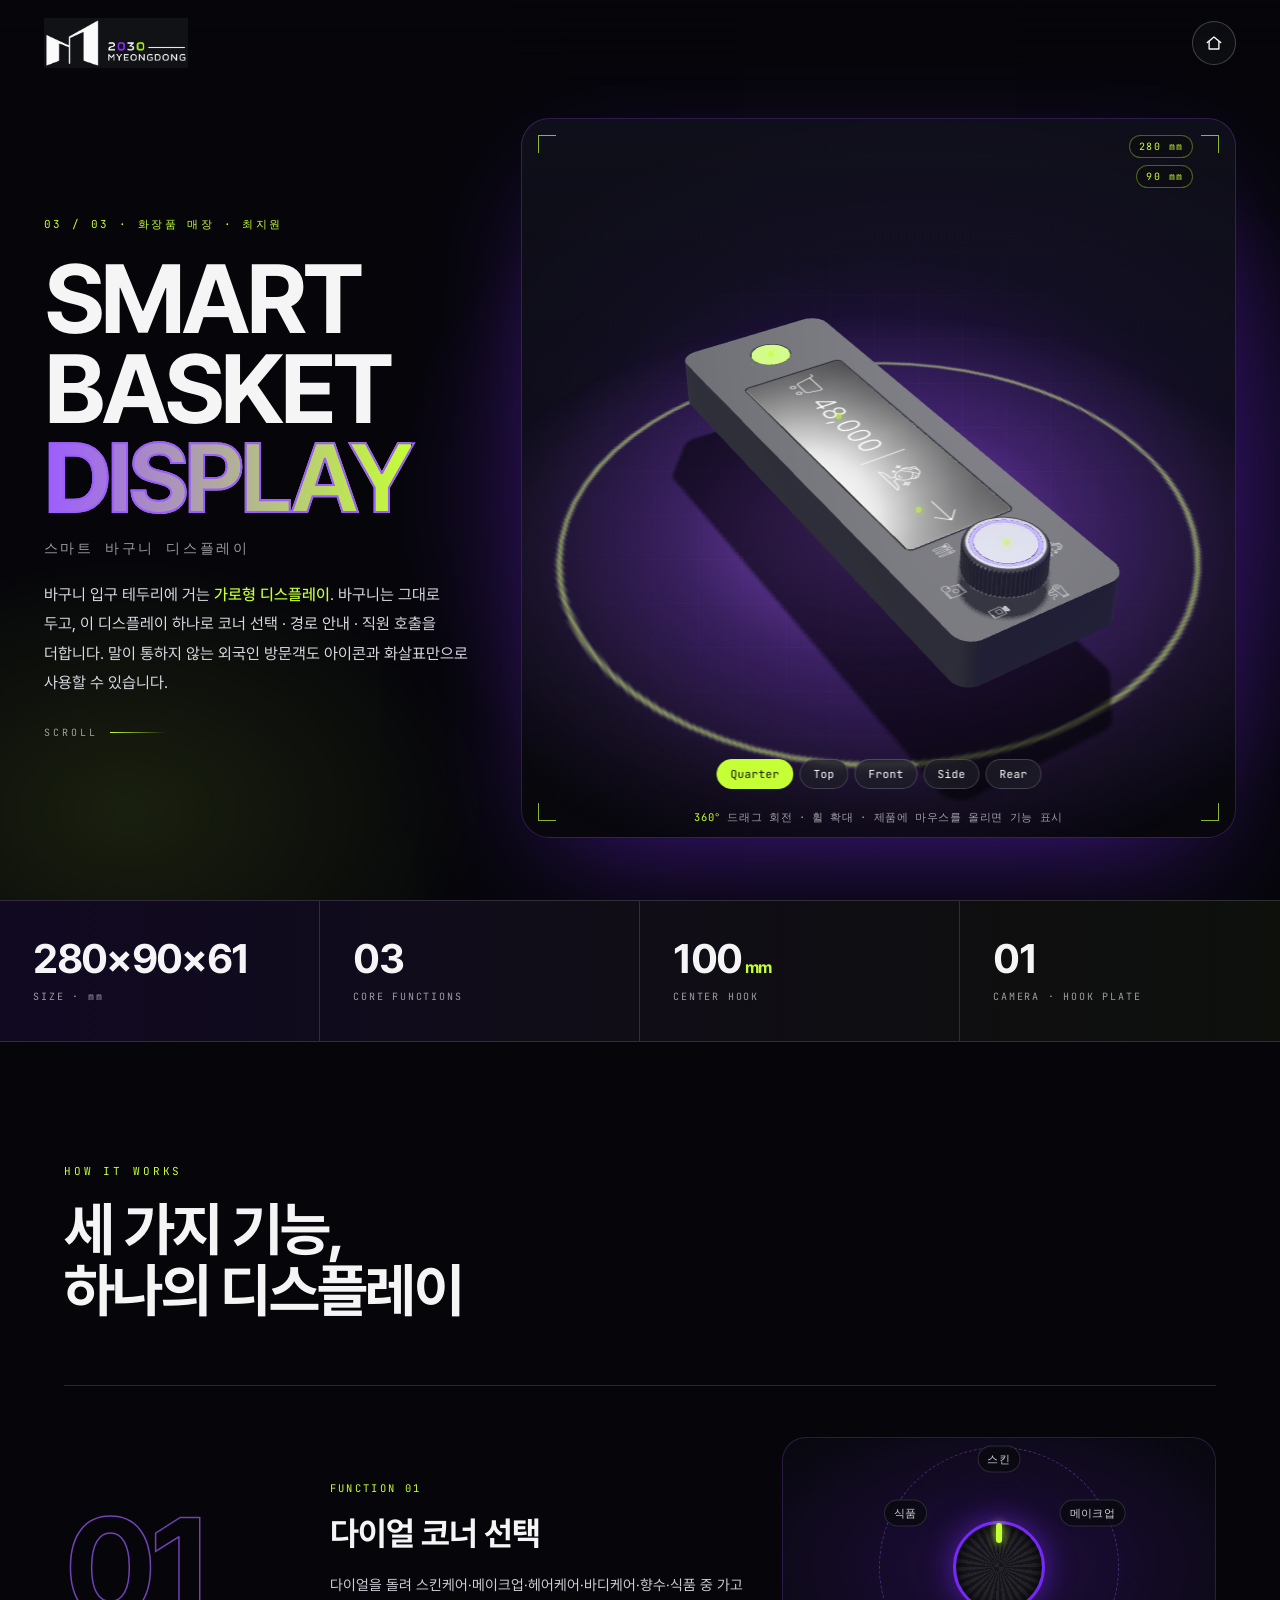
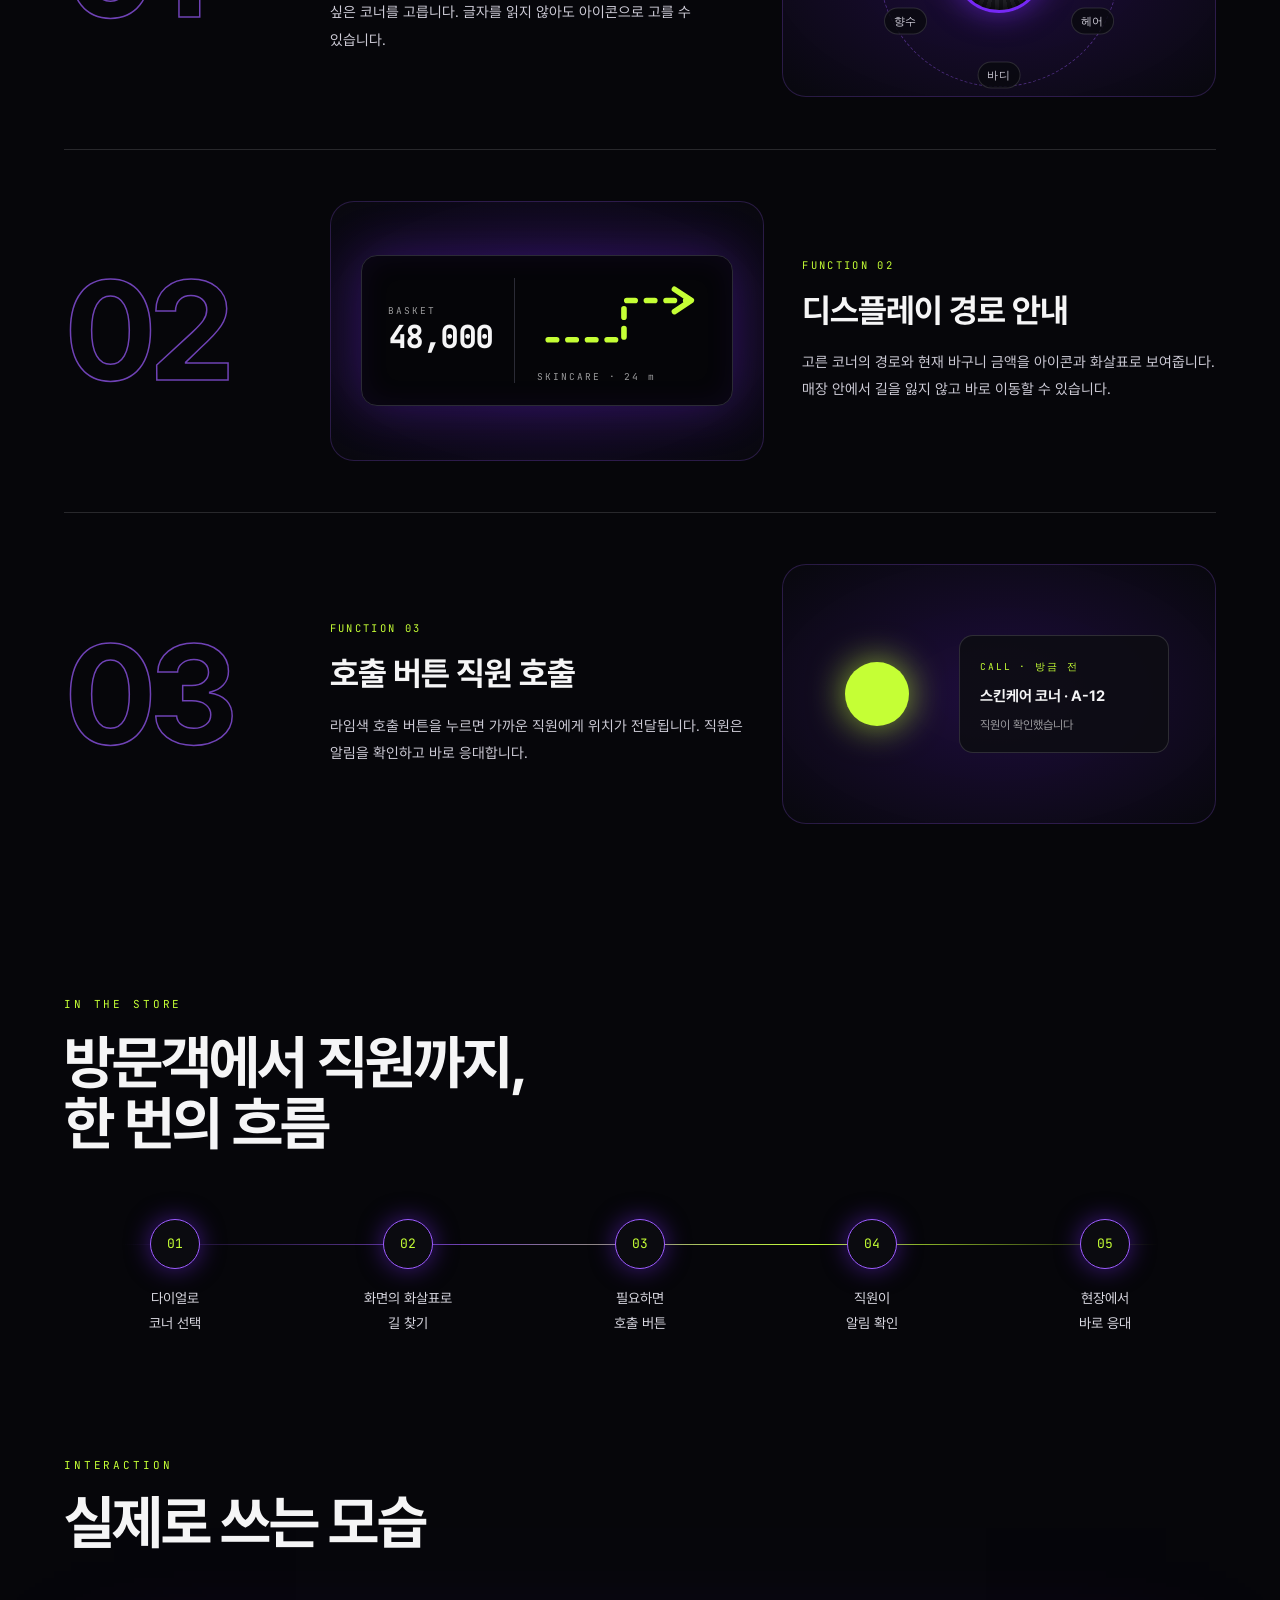
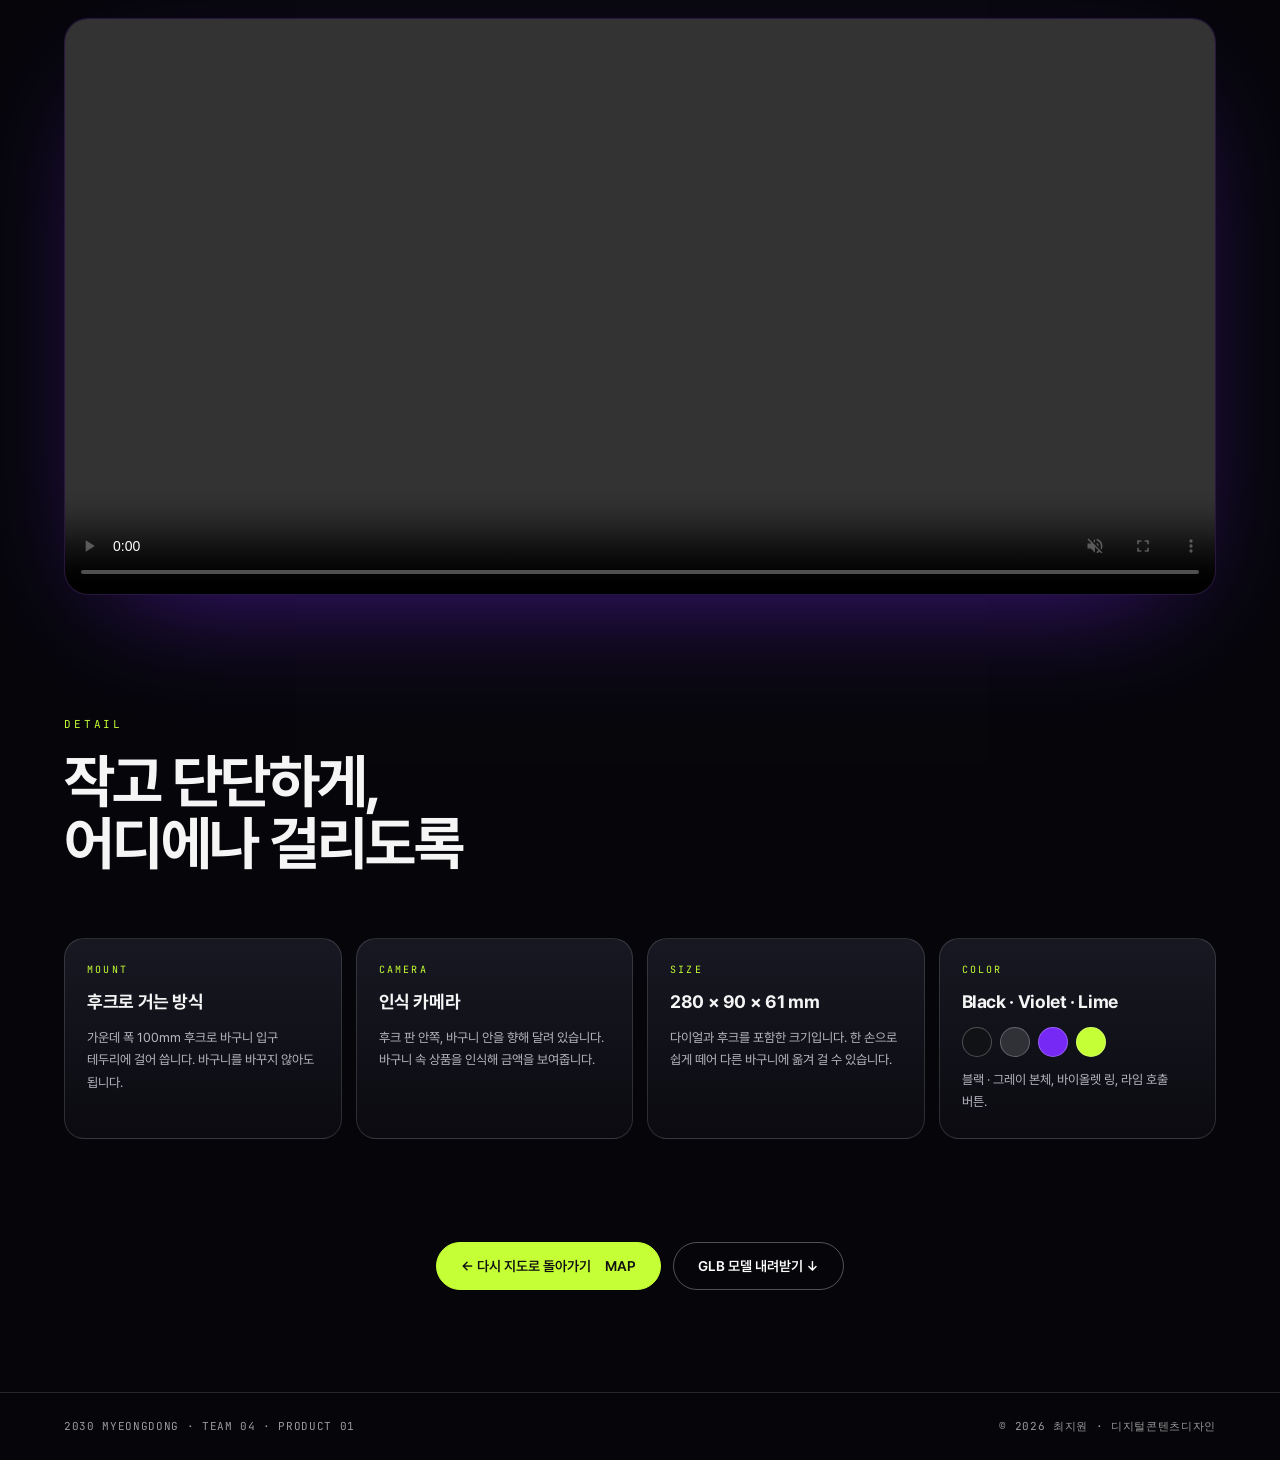
<file: smart-basket/index.html>
<!doctype html>
<html lang="ko">
<head>
<meta charset="utf-8">
<meta name="viewport" content="width=device-width,initial-scale=1">
<title>스마트 바구니 디스플레이 · 최지원 | 2030 MYEONGDONG</title>
<meta name="description" content="바구니에 걸기만 하면 원하는 코너로 길을 안내하고 직원을 호출하는 디스플레이. 최지원 · 명동시장 4조 개인 제품 페이지">
<link rel="icon" type="image/png" href="assets/favicon.png">
<link rel="stylesheet" href="assets/fonts/fonts.css">
<style>
:root{--black:#06060a;--white:#F5F5F6;--purple:#7628F5;--purple-hi:#9d5cff;--lime:#C5FF35;--line:rgba(245,245,246,.14);--mute:rgba(245,245,246,.62);
--f-body:'Pretendard',-apple-system,'Apple SD Gothic Neo','Malgun Gothic',sans-serif;--f-display:'Pretendard',sans-serif;--f-mono:'JetBrains Mono',ui-monospace,monospace}
*{box-sizing:border-box;margin:0;padding:0}
html{background:#06060a}
body{background:#06060a;color:var(--white);font-family:var(--f-body);line-height:1.6;-webkit-font-smoothing:antialiased}
a{color:inherit;text-decoration:none}img{display:block;max-width:100%}
.btn{display:inline-flex;align-items:center;gap:14px;padding:15px 24px;border-radius:99px;background:var(--lime);color:#111;font:600 14px var(--f-body);border:1px solid var(--lime);transition:.25s}.btn:hover{transform:translateY(-3px);box-shadow:0 14px 36px -14px rgba(197,255,53,.7)}
.btn.ghost{background:transparent;color:#fff;border-color:rgba(255,255,255,.3)}.btn.ghost:hover{border-color:var(--lime);color:var(--lime)}
.pm{position:fixed;inset:0;z-index:150;display:none;background:#06060a;opacity:0;transition:opacity .45s ease}
.pm.open{display:block}.pm.show{opacity:1}
.pm,.pm *{cursor:auto!important}.pm button,.pm a,.pm [role=button]{cursor:pointer!important}
.pm{word-break:keep-all}.pm-box{position:absolute;inset:0;overflow:auto;overscroll-behavior:contain;color:var(--white);scroll-behavior:auto}
.pm-top{position:sticky;top:0;z-index:20;display:flex;justify-content:space-between;align-items:center;padding:18px clamp(18px,3.4vw,52px);background:linear-gradient(#06060aee,#06060a00);pointer-events:none}
.pm-top>*{pointer-events:auto}
.pm-brand span{display:block;font:700 12px var(--f-mono);letter-spacing:.3em}.pm-brand i{font-style:normal;color:var(--lime)}.pm-brand em{display:block;font:10px var(--f-mono);letter-spacing:.2em;color:var(--mute);font-style:normal;margin-top:5px}
.pm-x{width:44px;height:44px;border-radius:50%;border:1px solid rgba(255,255,255,.22);background:rgba(17,18,22,.7);color:#fff;font-size:15px;transition:.25s}
.pm-x:hover{background:var(--lime);color:#111;border-color:var(--lime)}
.pm-hero{position:relative;min-height:100vh;margin-top:-80px;display:grid;grid-template-columns:minmax(300px,.82fr) 1.3fr;align-items:center;gap:clamp(10px,2vw,40px);padding:96px clamp(18px,3.4vw,56px) 40px;overflow:hidden}
.pm-ambient{position:absolute;inset:0;background:radial-gradient(60% 60% at 72% 55%,rgba(118,40,245,.38),transparent 70%),radial-gradient(40% 40% at 10% 90%,rgba(197,255,53,.1),transparent 70%);pointer-events:none}
.pm-copy{position:relative;z-index:2}
.pm-eye{font:500 11px var(--f-mono);letter-spacing:.22em;color:var(--lime)}
.pm h2{font-family:var(--f-display);font-weight:900;font-size:clamp(46px,7.6vw,128px);line-height:.92;letter-spacing:-.05em;margin:22px 0 16px}
.pm h2 em{font-style:normal;color:transparent;-webkit-text-stroke:2px var(--purple-hi);background:linear-gradient(90deg,#9d5cff,#c5ff35);-webkit-background-clip:text;background-clip:text}
.pm-ko{font:500 14px var(--f-mono);letter-spacing:.2em;color:var(--mute)}
.pm-lead{max-width:430px;font-size:clamp(14px,1.25vw,16.5px);line-height:1.85;color:#dcdbe4;margin:22px 0 28px}.pm-lead b{color:var(--lime);font-weight:500}
.pm-scroll{display:flex;align-items:center;gap:12px;font:10px var(--f-mono);letter-spacing:.3em;color:var(--mute)}.pm-scroll i{width:56px;height:1px;background:linear-gradient(90deg,var(--lime),transparent);animation:pmSl 2s ease-in-out infinite;transform-origin:left}
@keyframes pmSl{0%{transform:scaleX(.2)}60%{transform:scaleX(1)}100%{transform:scaleX(.2)}}
.pm-view{position:relative;z-index:1;height:clamp(420px,80vh,880px);border-radius:28px;border:1px solid rgba(157,92,255,.25);background:radial-gradient(70% 55% at 50% 58%,rgba(118,40,245,.3),transparent 70%),linear-gradient(180deg,rgba(20,20,34,.7),rgba(8,8,14,.6));overflow:hidden;box-shadow:0 40px 120px -40px rgba(118,40,245,.55)}
.pm-view::before{content:"";position:absolute;inset:0;background-image:linear-gradient(rgba(157,92,255,.07) 1px,transparent 1px),linear-gradient(90deg,rgba(157,92,255,.07) 1px,transparent 1px);background-size:44px 44px;-webkit-mask-image:radial-gradient(70% 60% at 50% 55%,#000,transparent 78%);mask-image:radial-gradient(70% 60% at 50% 55%,#000,transparent 78%);pointer-events:none}
.pm-view .pv{position:absolute;inset:0}
.pm-poster{position:absolute;inset:0;width:100%;height:100%;object-fit:cover;opacity:.0}
.pm-c{position:absolute;width:18px;height:18px;border:1px solid rgba(197,255,53,.7);z-index:3;pointer-events:none}.pm-c.tl{left:16px;top:16px;border-right:0;border-bottom:0}.pm-c.tr{right:16px;top:16px;border-left:0;border-bottom:0}.pm-c.bl{left:16px;bottom:16px;border-right:0;border-top:0}.pm-c.br{right:16px;bottom:16px;border-left:0;border-top:0}
.pm-dim{position:absolute;z-index:3;font:500 10px var(--f-mono);letter-spacing:.14em;color:var(--lime);background:rgba(10,10,14,.6);border:1px solid rgba(197,255,53,.35);border-radius:99px;padding:4px 9px;pointer-events:none}.pm-dim.a{right:42px;top:16px}.pm-dim.b{right:42px;top:46px}
.pm-chips{position:absolute;left:50%;bottom:48px;transform:translateX(-50%);display:flex;gap:6px;z-index:3}
.pm-chips button{font:500 11px var(--f-mono);color:#fff;background:rgba(30,30,40,.7);border:1px solid rgba(255,255,255,.18);border-radius:99px;padding:7px 13px;transition:.25s;backdrop-filter:blur(6px)}
.pm-chips button:hover,.pm-chips button.on{background:var(--lime);color:#111;border-color:var(--lime)}
.pm-hint{position:absolute;left:0;right:0;bottom:0;padding:12px 16px;text-align:center;font:10.5px var(--f-mono);color:var(--mute);letter-spacing:.06em}.pm-hint b{color:var(--lime);font-weight:500}
.hs{display:block;width:0;height:0;padding:0;border:0;background:none;position:absolute;pointer-events:none}
.hs::before{content:'';position:absolute;left:-14px;top:-14px;width:28px;height:28px;border-radius:50%;border:2px solid var(--lime);box-shadow:0 0 0 4px rgba(197,255,53,.18);opacity:0;transform:scale(.6);transition:.2s}
.hs::after{content:'';position:absolute;left:-3px;top:-3px;width:6px;height:6px;border-radius:50%;background:var(--lime);opacity:.55;box-shadow:0 0 10px var(--lime);animation:hsP 2s ease-in-out infinite}
@keyframes hsP{50%{opacity:1;transform:scale(1.5)}}
.hs span{position:absolute;left:22px;top:0;transform:translateY(-50%);white-space:nowrap;font:500 12px var(--f-body);background:rgba(17,18,22,.94);border:1px solid var(--line);color:#fff;padding:6px 10px;border-radius:8px;opacity:0;pointer-events:none;transition:.2s}
.hs.on::before{opacity:1;transform:scale(1)}.hs.on span{opacity:1}
.pm-band{display:grid;grid-template-columns:repeat(4,1fr);border-top:1px solid var(--line);border-bottom:1px solid var(--line);background:linear-gradient(90deg,rgba(118,40,245,.1),rgba(197,255,53,.04))}
.pm-band>div{padding:clamp(18px,3vw,38px) clamp(14px,2.6vw,40px);border-right:1px solid var(--line)}.pm-band>div:last-child{border:0}
.pm-band b{display:block;font:800 clamp(22px,3.2vw,46px)/1 var(--f-display);letter-spacing:-.04em}.pm-band small{font-size:.4em;margin-left:4px;color:var(--lime)}
.pm-band span{display:block;margin-top:10px;font:10px var(--f-mono);letter-spacing:.18em;color:var(--mute)}
.pm-sec{padding:clamp(60px,9vw,130px) clamp(18px,5vw,90px) 0;max-width:1400px;margin:0 auto}
.pm-h{margin-bottom:clamp(34px,5vw,70px)}.pm-h span{font:500 11px var(--f-mono);letter-spacing:.26em;color:var(--lime)}
.pm-h h3{font-family:var(--f-display);font-weight:800;font-size:clamp(28px,4.6vw,68px);line-height:1.04;letter-spacing:-.045em;margin:16px 0 0}
.pm-row{position:relative;display:grid;grid-template-columns:minmax(80px,.55fr) 1fr 1.05fr;gap:clamp(18px,3vw,56px);align-items:center;padding:clamp(28px,4vw,56px) 0;border-top:1px solid var(--line)}
.pm-row.rev .pm-txt{order:3}.pm-row.rev .pm-mock{order:2}.pm-row.rev{grid-template-columns:minmax(80px,.55fr) 1.05fr 1fr}
.pm-num{font:900 clamp(70px,11vw,170px)/.8 var(--f-display);letter-spacing:-.06em;color:transparent;-webkit-text-stroke:1.5px rgba(157,92,255,.7)}
.pm-txt .k{font:500 10.5px var(--f-mono);letter-spacing:.22em;color:var(--lime)}
.pm-txt h4{font-size:clamp(22px,2.6vw,36px);font-weight:700;letter-spacing:-.03em;margin:12px 0}
.pm-txt p{font-size:clamp(13.5px,1.15vw,16px);line-height:1.85;color:#cfcdd8;max-width:440px;margin:0}
.pm-mock{display:grid;place-items:center;min-height:260px;border-radius:24px;border:1px solid rgba(157,92,255,.22);background:radial-gradient(70% 70% at 50% 50%,rgba(118,40,245,.22),rgba(10,10,16,.6));position:relative;overflow:hidden}
.mk-dial{position:relative;width:240px;height:240px}
.mk-orbit{position:absolute;inset:0;border-radius:50%;border:1px dashed rgba(157,92,255,.4)}
.mk-orbit b{position:absolute;left:50%;top:50%;font:500 11px var(--f-mono);letter-spacing:.04em;color:#cfcdd8;transform:rotate(var(--a)) translateY(-108px) rotate(calc(var(--a)*-1)) translate(-50%,-50%);white-space:nowrap;padding:5px 9px;border:1px solid var(--line);border-radius:99px;background:rgba(10,10,16,.85);animation:mkHi 6s steps(1) infinite}
.mk-orbit b:nth-child(1){animation-delay:0s}.mk-orbit b:nth-child(2){animation-delay:1s}.mk-orbit b:nth-child(3){animation-delay:2s}.mk-orbit b:nth-child(4){animation-delay:3s}.mk-orbit b:nth-child(5){animation-delay:4s}.mk-orbit b:nth-child(6){animation-delay:5s}
@keyframes mkHi{0%{background:var(--lime);color:#111;border-color:var(--lime)}16.6%,100%{background:rgba(10,10,16,.85);color:#cfcdd8;border-color:var(--line)}}
.mk-knob{position:absolute;left:50%;top:50%;width:92px;height:92px;margin:-46px;border-radius:50%;background:repeating-conic-gradient(#232329 0 6deg,#15151a 6deg 12deg);border:3px solid #7628f5;box-shadow:0 0 30px rgba(118,40,245,.6),inset 0 0 14px #000}
.mk-pointer{position:absolute;left:50%;top:50%;width:0;height:0;animation:mkRot 6s steps(6) infinite;z-index:2}.mk-pointer::before{content:'';position:absolute;left:-3px;top:-44px;width:6px;height:20px;border-radius:3px;background:var(--lime);box-shadow:0 0 10px var(--lime)}
@keyframes mkRot{to{transform:rotate(360deg)}}
.mk-screen{display:flex;align-items:center;gap:22px;width:min(440px,86%);padding:22px 26px;border-radius:16px;background:#050508;border:1px solid #2b2b35;box-shadow:0 0 50px rgba(118,40,245,.3),inset 0 0 30px rgba(118,40,245,.08)}
.mk-screen small{display:block;font:9.5px var(--f-mono);letter-spacing:.2em;color:var(--mute)}.mk-screen .l b{font:700 30px var(--f-mono);letter-spacing:-.02em}
.mk-screen .d{width:1px;align-self:stretch;background:#2b2b35}.mk-screen .r{flex:1}.mk-screen svg{width:100%;height:auto;fill:none;stroke:var(--lime);stroke-width:4;stroke-linecap:round;stroke-linejoin:round}
.mk-screen .p{stroke-dasharray:6 8;animation:mkDash 1.4s linear infinite}@keyframes mkDash{to{stroke-dashoffset:-28}}
.mk-call{display:flex;align-items:center;gap:34px;flex-wrap:wrap;justify-content:center;padding:24px}
.btnc{position:relative;width:96px;height:96px;display:grid;place-items:center}.btnc b{width:64px;height:64px;border-radius:50%;background:var(--lime);box-shadow:0 0 36px rgba(197,255,53,.7);z-index:2}
.btnc i{position:absolute;inset:0;border-radius:50%;border:2px solid var(--lime);opacity:0;animation:mkRip 2.4s ease-out infinite}.btnc i:nth-child(2){animation-delay:.8s}.btnc i:nth-child(3){animation-delay:1.6s}
@keyframes mkRip{0%{transform:scale(.6);opacity:.8}100%{transform:scale(1.6);opacity:0}}
.mk-call .note{padding:16px 20px;border-radius:14px;background:rgba(14,14,20,.92);border:1px solid var(--line);min-width:210px;animation:mkIn 2.4s ease infinite}
@keyframes mkIn{0%,10%{opacity:0;transform:translateX(14px)}30%,90%{opacity:1;transform:none}100%{opacity:0}}
.mk-call .note small{font:9.5px var(--f-mono);letter-spacing:.2em;color:var(--lime)}.mk-call .note b{display:block;font-size:15px;margin:6px 0 3px}.mk-call .note span{font-size:12px;color:var(--mute)}
.pm-flow{list-style:none;margin:0;padding:0;display:grid;grid-template-columns:repeat(5,1fr);position:relative;gap:10px}
.pm-flow::before{content:'';position:absolute;left:5%;right:5%;top:25px;height:1px;background:linear-gradient(90deg,transparent,rgba(157,92,255,.7),var(--lime),transparent)}
.pm-flow li{position:relative;text-align:center}.pm-flow b{display:grid;place-items:center;width:50px;height:50px;margin:0 auto 16px;border-radius:50%;background:#0b0b10;border:1px solid var(--purple-hi);font:500 13px var(--f-mono);color:var(--lime);box-shadow:0 0 24px rgba(118,40,245,.5)}
.pm-flow span{font-size:clamp(12.5px,1.1vw,15px);line-height:1.6;color:#dcdbe4}
.pm-cards{display:grid;grid-template-columns:repeat(4,1fr);gap:14px}
.pm-cards>div{padding:24px 22px;border-radius:20px;background:linear-gradient(180deg,rgba(40,40,56,.55),rgba(14,14,20,.6));border:1px solid var(--line);transition:.4s}.pm-cards>div:hover{transform:translateY(-6px);border-color:rgba(197,255,53,.45);box-shadow:0 24px 60px -30px rgba(118,40,245,.8)}
.pm-cards k{display:block;font:500 10px var(--f-mono);letter-spacing:.22em;color:var(--lime)}.pm-cards b{display:block;font-size:18px;margin:12px 0 10px;letter-spacing:-.02em}.pm-cards p{margin:0;font-size:13px;line-height:1.75;color:#b9b8c4}
.pm-cards .sw{display:flex;gap:8px;margin:0 0 12px}.pm-cards .sw i{width:30px;height:30px;border-radius:50%;border:1px solid rgba(255,255,255,.25)}
.pm-act{display:flex;gap:12px;flex-wrap:wrap;justify-content:center;padding:clamp(60px,8vw,110px) 20px clamp(60px,8vw,110px)}
.rv{opacity:0;transform:translateY(36px);transition:opacity .9s cubic-bezier(.2,.7,.2,1),transform .9s cubic-bezier(.2,.7,.2,1)}.rv.in{opacity:1;transform:none}
@media(max-width:980px){.pm-hero{grid-template-columns:1fr;padding-top:100px}.pm-view{height:min(62vh,520px)}.pm-band,.pm-cards{grid-template-columns:repeat(2,1fr)}.pm-row,.pm-row.rev{grid-template-columns:1fr}.pm-row.rev .pm-txt,.pm-row.rev .pm-mock{order:0}.pm-num{font-size:80px}.pm-flow{grid-template-columns:1fr;gap:22px}.pm-flow::before{display:none}}

.pm{position:static!important;display:block!important;opacity:1!important;background:#06060a}
.pm,.pm *{cursor:auto!important}.pm button,.pm a{cursor:pointer!important}
.pm-box{position:static!important;overflow:visible!important}
.pm-top{position:fixed;left:0;right:0;top:0;background:linear-gradient(#06060acc,#06060a00)}
.pm-logo img{height:50px;width:auto;display:block}
.pm-nav{display:flex;align-items:center;gap:10px}
.pm-home{width:44px;height:44px;border-radius:50%;border:1px solid rgba(255,255,255,.22);background:rgba(17,18,22,.7);display:grid;place-items:center;transition:.25s}.pm-home:hover{background:var(--lime);color:#111;border-color:var(--lime)}
.pm-video{border-radius:24px;overflow:hidden;border:1px solid rgba(157,92,255,.25);background:#000;box-shadow:0 40px 120px -50px rgba(118,40,245,.6)}.pm-video video{display:block;width:100%;max-height:78vh}
.pm-hero{margin-top:0}
footer{display:flex;justify-content:space-between;gap:12px;flex-wrap:wrap;padding:26px clamp(18px,5vw,64px);border-top:1px solid var(--line);font:11px var(--f-mono);color:var(--mute);letter-spacing:.06em}
</style>
</head>
<body>
<div class="pm pg" id="pm">
  <div class="pm-box" id="pmBox">
    <div class="pm-top"><a class="pm-logo" id="teamLink" href="../index.html" aria-label="지도로 돌아가기" title="지도로 돌아가기"><img src="assets/logo.jpg" alt="2030 MYEONGDONG"></a><div class="pm-nav"><a class="pm-home" id="homeLink" href="../../index.html" aria-label="지도로 돌아가기" title="지도로 돌아가기"><svg width="18" height="18" viewBox="0 0 24 24" fill="none" stroke="currentColor" stroke-width="1.8" stroke-linecap="round" stroke-linejoin="round"><path d="M3 11.5 12 4l9 7.5"/><path d="M5.5 10v10h13V10"/></svg></a></div></div>
    <section class="pm-hero">
      <div class="pm-ambient"></div>
      <div class="pm-copy">
        <div class="pm-eye">03 / 03 · 화장품 매장 · 최지원</div>
        <h2 id="pmTitle">SMART<br>BASKET<br><em>DISPLAY</em></h2>
        <div class="pm-ko">스마트 바구니 디스플레이</div>
        <p class="pm-lead">바구니 입구 테두리에 거는 <b>가로형 디스플레이</b>. 바구니는 그대로 두고, 이 디스플레이 하나로 코너 선택 · 경로 안내 · 직원 호출을 더합니다. 말이 통하지 않는 외국인 방문객도 아이콘과 화살표만으로 사용할 수 있습니다.</p>
        <div class="pm-scroll">SCROLL <i></i></div>
      </div>
      <div class="pm-view" id="pmView">
        <img class="pm-poster" id="pmPoster" alt="">
        <i class="pm-c tl"></i><i class="pm-c tr"></i><i class="pm-c bl"></i><i class="pm-c br"></i>
        <span class="pm-dim a">280 mm</span><span class="pm-dim b">90 mm</span>
        <div class="pm-chips" id="pmChips" role="group" aria-label="보기 전환"><button class="on" data-v="quarter" type="button">Quarter</button><button data-v="top" type="button">Top</button><button data-v="front" type="button">Front</button><button data-v="side" type="button">Side</button><button data-v="rear" type="button">Rear</button></div>
        <div class="pm-hint"><b>360°</b> 드래그 회전 · 휠 확대 · 제품에 마우스를 올리면 기능 표시</div>
      </div>
    </section>

    <div class="pm-band"><div><b>280×90×61</b><span>SIZE · mm</span></div><div><b>03</b><span>CORE FUNCTIONS</span></div><div><b>100<small>mm</small></b><span>CENTER HOOK</span></div><div><b>01</b><span>CAMERA · HOOK PLATE</span></div></div>

    <section class="pm-sec rv">
      <div class="pm-h"><span>HOW IT WORKS</span><h3>세 가지 기능,<br>하나의 디스플레이</h3></div>

      <article class="pm-row rv">
        <div class="pm-num">01</div>
        <div class="pm-txt"><div class="k">FUNCTION 01</div><h4>다이얼 코너 선택</h4><p>다이얼을 돌려 스킨케어·메이크업·헤어케어·바디케어·향수·식품 중 가고 싶은 코너를 고릅니다. 글자를 읽지 않아도 아이콘으로 고를 수 있습니다.</p></div>
        <div class="pm-mock"><div class="mk-dial"><div class="mk-orbit"><b style="--a:0deg">스킨</b><b style="--a:60deg">메이크업</b><b style="--a:120deg">헤어</b><b style="--a:180deg">바디</b><b style="--a:240deg">향수</b><b style="--a:300deg">식품</b></div><div class="mk-pointer"></div><div class="mk-knob"></div></div></div>
      </article>

      <article class="pm-row rev rv">
        <div class="pm-num">02</div>
        <div class="pm-txt"><div class="k">FUNCTION 02</div><h4>디스플레이 경로 안내</h4><p>고른 코너의 경로와 현재 바구니 금액을 아이콘과 화살표로 보여줍니다. 매장 안에서 길을 잃지 않고 바로 이동할 수 있습니다.</p></div>
        <div class="pm-mock"><div class="mk-screen"><div class="l"><small>BASKET</small><b>48,000</b></div><div class="d"></div><div class="r"><svg viewBox="0 0 120 60" aria-hidden="true"><path class="p" d="M8 44 H62 V16 H108"/><path d="M98 8 L110 16 L98 24" /></svg><small>SKINCARE · 24 m</small></div></div></div>
      </article>

      <article class="pm-row rv">
        <div class="pm-num">03</div>
        <div class="pm-txt"><div class="k">FUNCTION 03</div><h4>호출 버튼 직원 호출</h4><p>라임색 호출 버튼을 누르면 가까운 직원에게 위치가 전달됩니다. 직원은 알림을 확인하고 바로 응대합니다.</p></div>
        <div class="pm-mock"><div class="mk-call"><div class="btnc"><i></i><i></i><i></i><b></b></div><div class="note"><small>CALL · 방금 전</small><b>스킨케어 코너 · A-12</b><span>직원이 확인했습니다</span></div></div></div>
      </article>
    </section>

    <section class="pm-sec rv">
      <div class="pm-h"><span>IN THE STORE</span><h3>방문객에서 직원까지,<br>한 번의 흐름</h3></div>
      <ol class="pm-flow"><li><b>01</b><span>다이얼로<br>코너 선택</span></li><li><b>02</b><span>화면의 화살표로<br>길 찾기</span></li><li><b>03</b><span>필요하면<br>호출 버튼</span></li><li><b>04</b><span>직원이<br>알림 확인</span></li><li><b>05</b><span>현장에서<br>바로 응대</span></li></ol>
    </section>

    <section class="pm-sec rv">
      <div class="pm-h"><span>INTERACTION</span><h3>실제로 쓰는 모습</h3></div>
      <div class="pm-video"><video controls muted loop playsinline preload="metadata" src="videos/VIDEO-01_interaction.mp4"></video></div>
    </section>

    <section class="pm-sec rv">
      <div class="pm-h"><span>DETAIL</span><h3>작고 단단하게,<br>어디에나 걸리도록</h3></div>
      <div class="pm-cards">
        <div><k>MOUNT</k><b>후크로 거는 방식</b><p>가운데 폭 100mm 후크로 바구니 입구 테두리에 걸어 씁니다. 바구니를 바꾸지 않아도 됩니다.</p></div>
        <div><k>CAMERA</k><b>인식 카메라</b><p>후크 판 안쪽, 바구니 안을 향해 달려 있습니다. 바구니 속 상품을 인식해 금액을 보여줍니다.</p></div>
        <div><k>SIZE</k><b>280 × 90 × 61 mm</b><p>다이얼과 후크를 포함한 크기입니다. 한 손으로 쉽게 떼어 다른 바구니에 옮겨 걸 수 있습니다.</p></div>
        <div><k>COLOR</k><b>Black · Violet · Lime</b><div class="sw"><i style="background:#111216"></i><i style="background:#303137"></i><i style="background:#7628f5"></i><i style="background:#c5ff35"></i></div><p>블랙 · 그레이 본체, 바이올렛 링, 라임 호출 버튼.</p></div>
      </div>
    </section>

    <div class="pm-act">
      <a class="btn" id="teamLink2" href="../index.html?return=shopping#explore"><span>← 다시 지도로 돌아가기</span><span>MAP</span></a>
      <a class="btn ghost" href="models/3D-01_product.glb" download><span>GLB 모델 내려받기 ↓</span></a>
    </div>
    <footer><span>2030 MYEONGDONG · TEAM 04 · PRODUCT 01</span><span>© 2026 최지원 · 디지털콘텐츠디자인</span></footer>
  </div>
</div>
<script>
const TEAM_URL='../index.html?return=shopping#explore', COURSE_URL='../index.html?return=shopping#explore';   // 로고 → 조 소개 페이지 / 홈 → 전체 프로젝트
['teamLink','teamLink2'].forEach(i=>document.getElementById(i).href=TEAM_URL);
['homeLink'].forEach(i=>document.getElementById(i).href=COURSE_URL);
let PV=null;
const box=document.createElement('div');box.className='pv';
const view=document.getElementById('pmView');view.insertBefore(box,document.getElementById('pmPoster').nextSibling);
[['0.107 0.0285 0','0 1 0','다이얼 · 코너 선택'],['-0.115 0.0135 0','0 1 0','호출 버튼 · 직원 호출'],['-0.04 0.0135 0','0 1 0','디스플레이 · 경로 안내'],['0 -0.0325 -0.025','0 -1 0','인식 카메라 · 바구니 안쪽']].forEach(([p,n,t])=>{
  const b=document.createElement('button');b.className='hs';b.type='button';b.tabIndex=-1;b.dataset.position=p;b.dataset.normal=n;b.innerHTML='<span>'+t+'</span>';box.appendChild(b)});
document.getElementById('pmChips').addEventListener('click',e=>{const b=e.target.closest('button[data-v]');if(!b||!PV)return;document.querySelectorAll('#pmChips button').forEach(x=>x.classList.toggle('on',x===b));PV.setView(b.dataset.v)});
function ld(src){return new Promise((r,j)=>{const s=document.createElement('script');s.src=src;s.onload=r;s.onerror=()=>j(new Error(src));document.head.appendChild(s)})}
ld('lib/three.bundle.js').then(()=>ld('lib/viewer.js')).then(()=>{
  PV=ProductViewer(box,{url:'models/3D-01_product.glb',fallbackScript:'models/3D-01_product.glb.js',alt:'스마트 바구니 디스플레이 3D 모델',autoDelay:2500,onLoad:()=>{document.getElementById('pmPoster').style.display='none'}});
}).catch(e=>console.error('3D 뷰어를 불러오지 못했습니다',e));
const io=new IntersectionObserver(es=>es.forEach(en=>{if(en.isIntersecting){en.target.classList.add('in');io.unobserve(en.target)}}),{threshold:.12});
document.querySelectorAll('.rv').forEach(el=>io.observe(el));
</script>
</body>
</html>
</file>
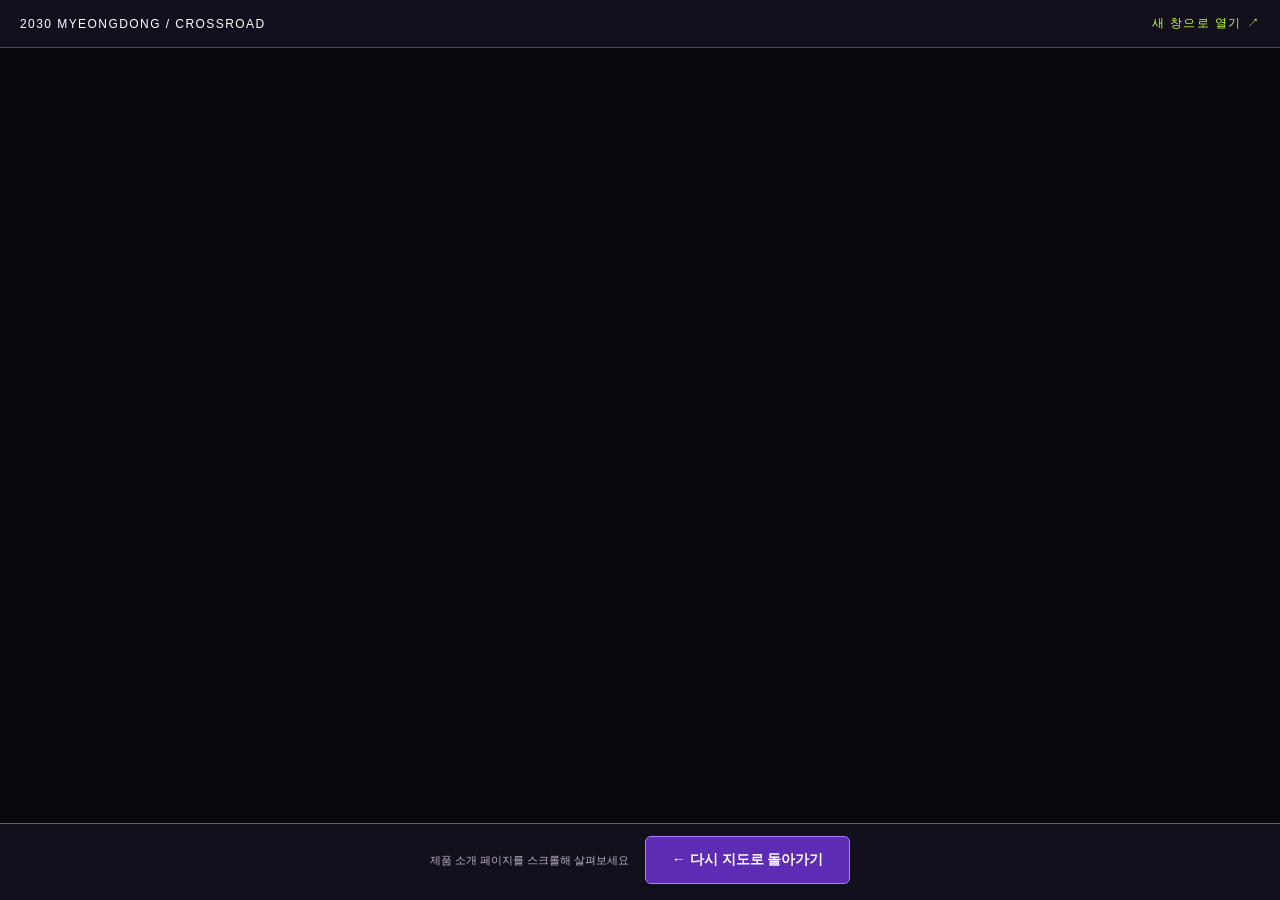
<file: product-crossroad.html>
<!doctype html><html lang="ko"><head><meta charset="utf-8"><meta name="viewport" content="width=device-width,initial-scale=1"><title>CROSSROAD — 2030 MYEONGDONG</title><style>*{box-sizing:border-box}html,body{margin:0;height:100%;background:#09080e;color:#fff;font-family:Arial,'Noto Sans KR',sans-serif}.frame{height:100dvh;display:flex;flex-direction:column}.top{flex:0 0 48px;display:flex;align-items:center;justify-content:space-between;padding:0 20px;background:#12101c;border-bottom:1px solid #55318a;font-size:12px;letter-spacing:.12em}.top a{color:#c5ff35;text-decoration:none}iframe{border:0;flex:1;min-height:0;width:100%}.bottom{flex:0 0 auto;padding:12px 20px 16px;background:#13101e;border-top:1px solid #7947c5;display:flex;align-items:center;justify-content:center;gap:16px}.back{display:inline-flex;justify-content:center;align-items:center;min-height:48px;padding:0 26px;color:#fff;text-decoration:none;background:#5e2bb4;border:1px solid #ac80ff;border-radius:6px;font-size:14px;font-weight:700}.back:hover{background:#7e45dc}.note{font-size:11px;color:#b8adc9}@media(max-width:600px){.note{display:none}.top{padding:0 12px}.bottom{padding:10px}}</style></head><body><main class="frame"><header class="top"><span>2030 MYEONGDONG / CROSSROAD</span><a href="https://cady137po.github.io/2030-myeongdong-f/" target="_blank" rel="noopener">새 창으로 열기 ↗</a></header><iframe src="https://cady137po.github.io/2030-myeongdong-f/" title="교차로 제품 소개" loading="eager" allowfullscreen></iframe><footer class="bottom"><span class="note">제품 소개 페이지를 스크롤해 살펴보세요</span><a class="back" href="index.html?return=crossroad#explore">← 다시 지도로 돌아가기</a></footer></main></body></html>
</file>
<file: smart-basket/assets/fonts/fonts.css>
@font-face{font-family:'Pretendard';font-weight:400;font-style:normal;font-display:swap;src:url('Pretendard-Regular.woff') format('woff')}
@font-face{font-family:'Pretendard';font-weight:500;font-style:normal;font-display:swap;src:url('Pretendard-Medium.woff') format('woff')}
@font-face{font-family:'Pretendard';font-weight:600;font-style:normal;font-display:swap;src:url('Pretendard-SemiBold.woff') format('woff')}
@font-face{font-family:'Pretendard';font-weight:700 900;font-style:normal;font-display:swap;src:url('Pretendard-Bold.woff') format('woff')}
@font-face{font-family:'JetBrains Mono';font-weight:400 500;font-style:normal;font-display:swap;src:url('JetBrainsMono-Regular.ttf') format('truetype')}
</file>
